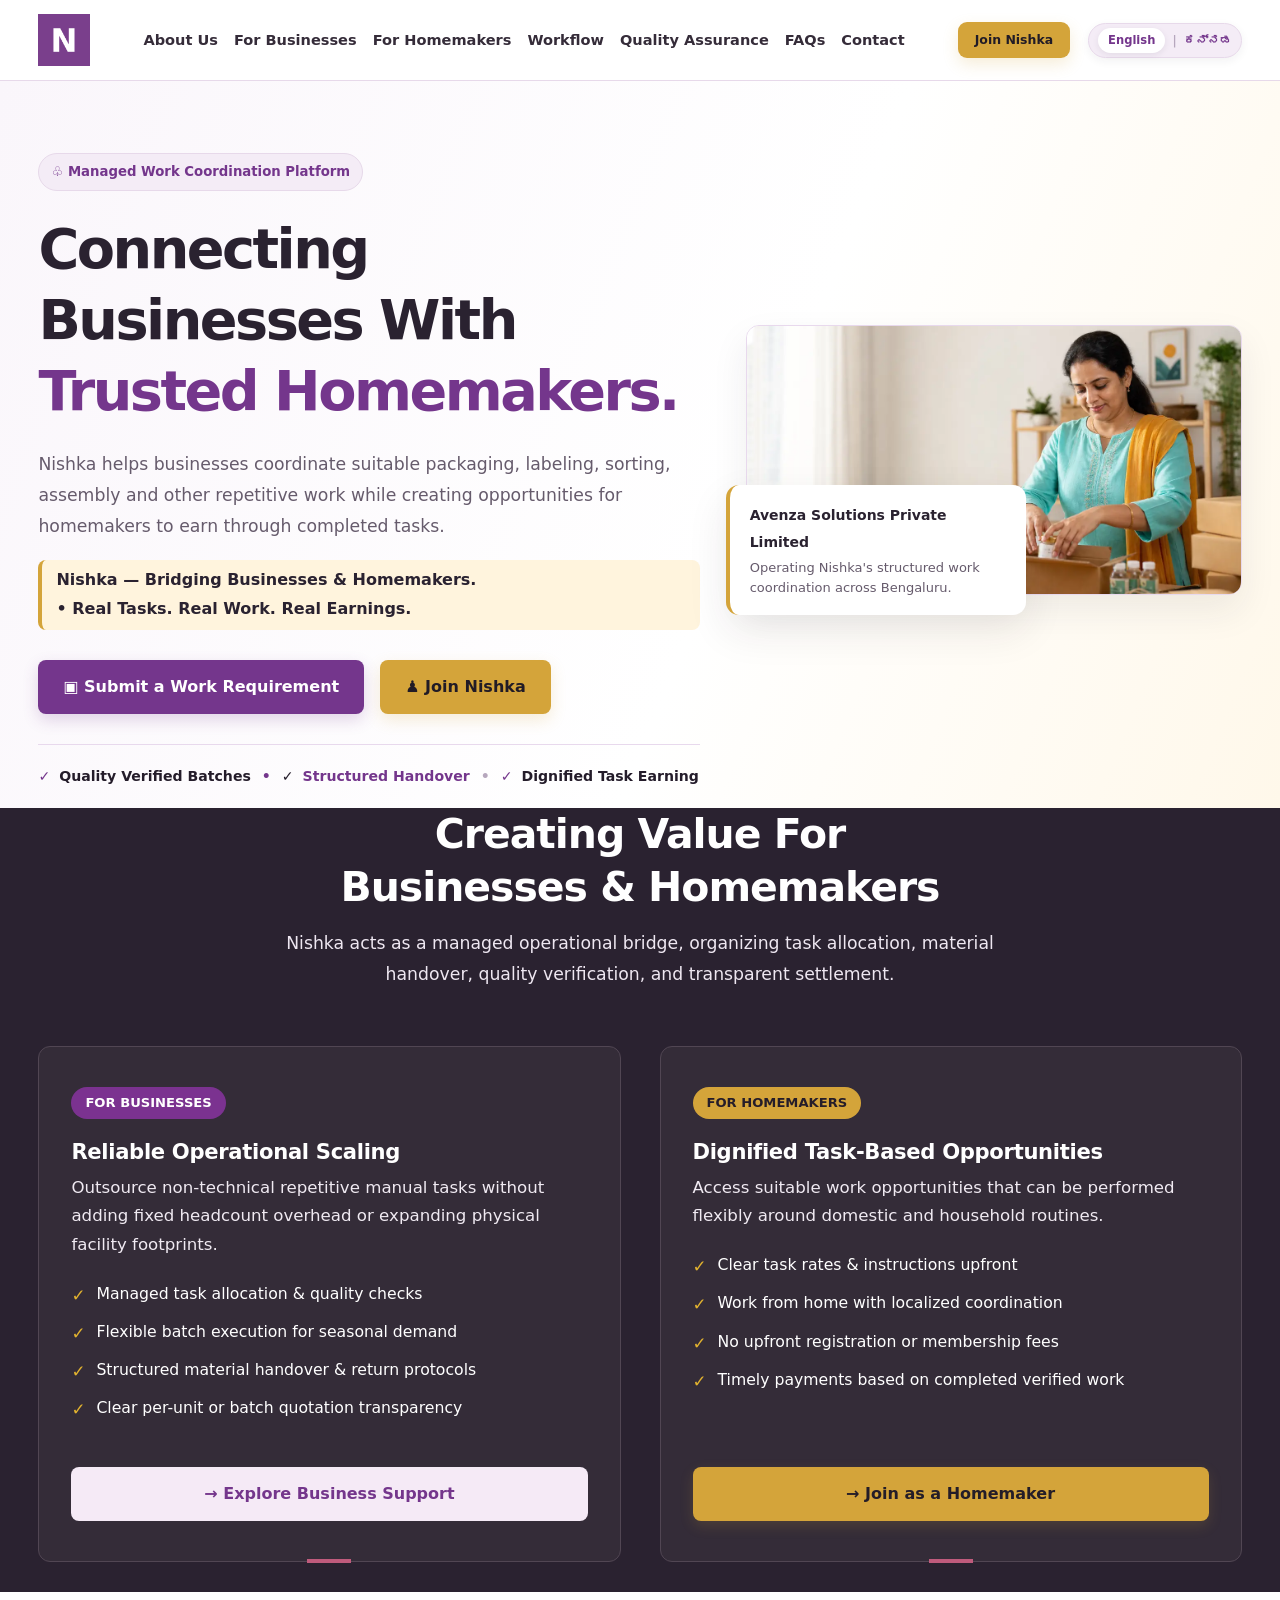
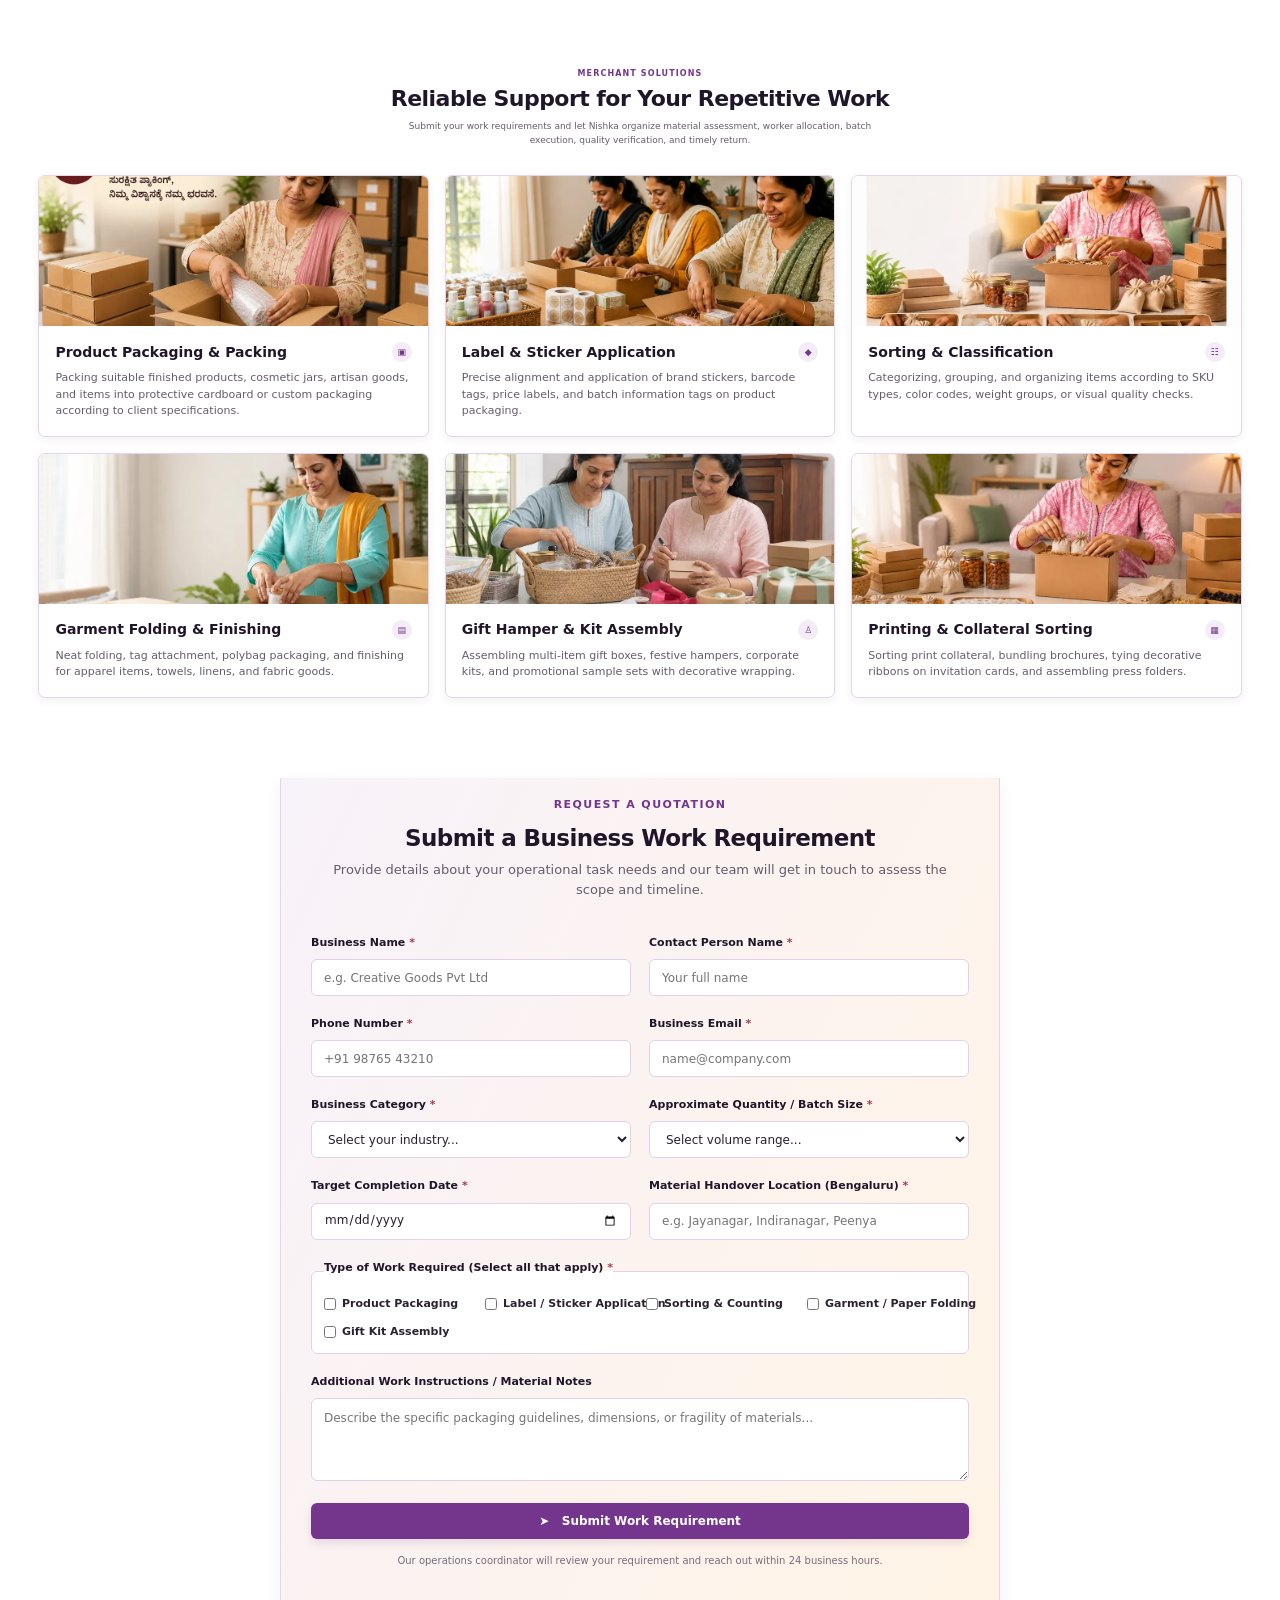
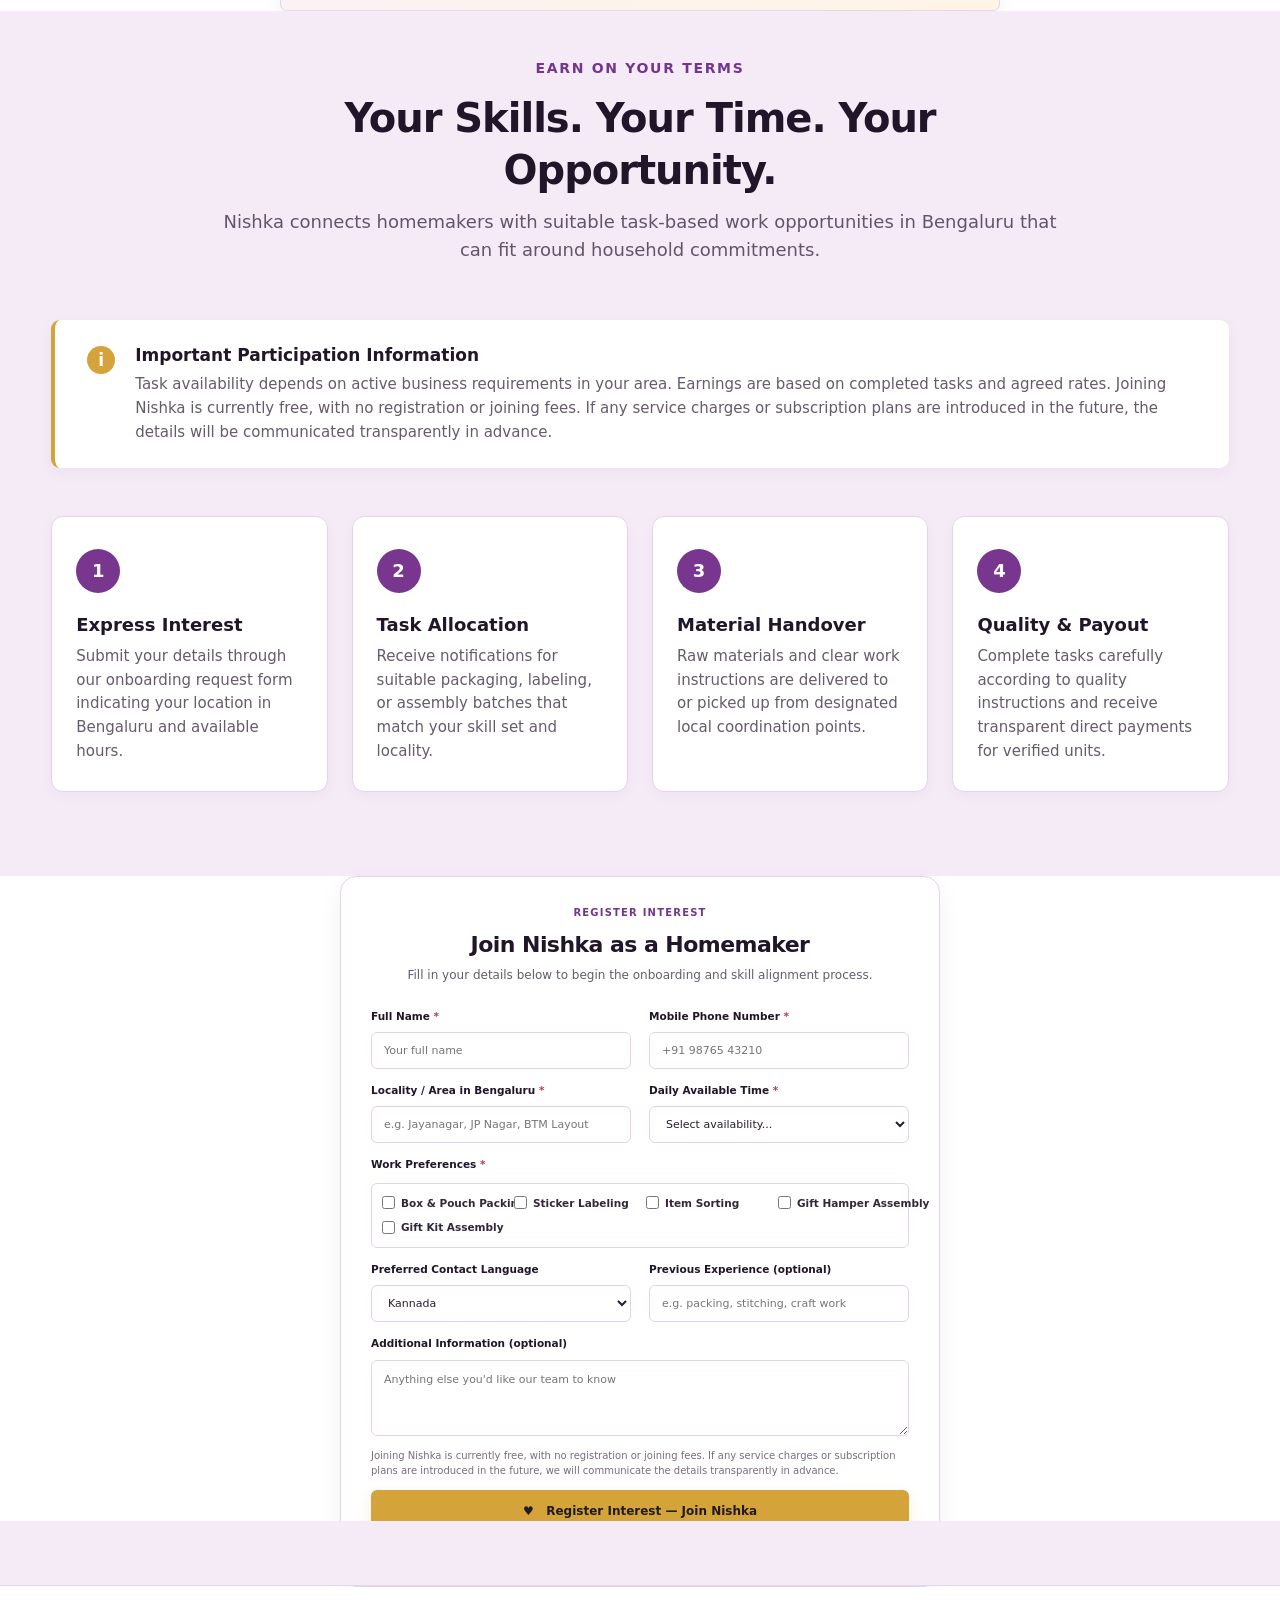
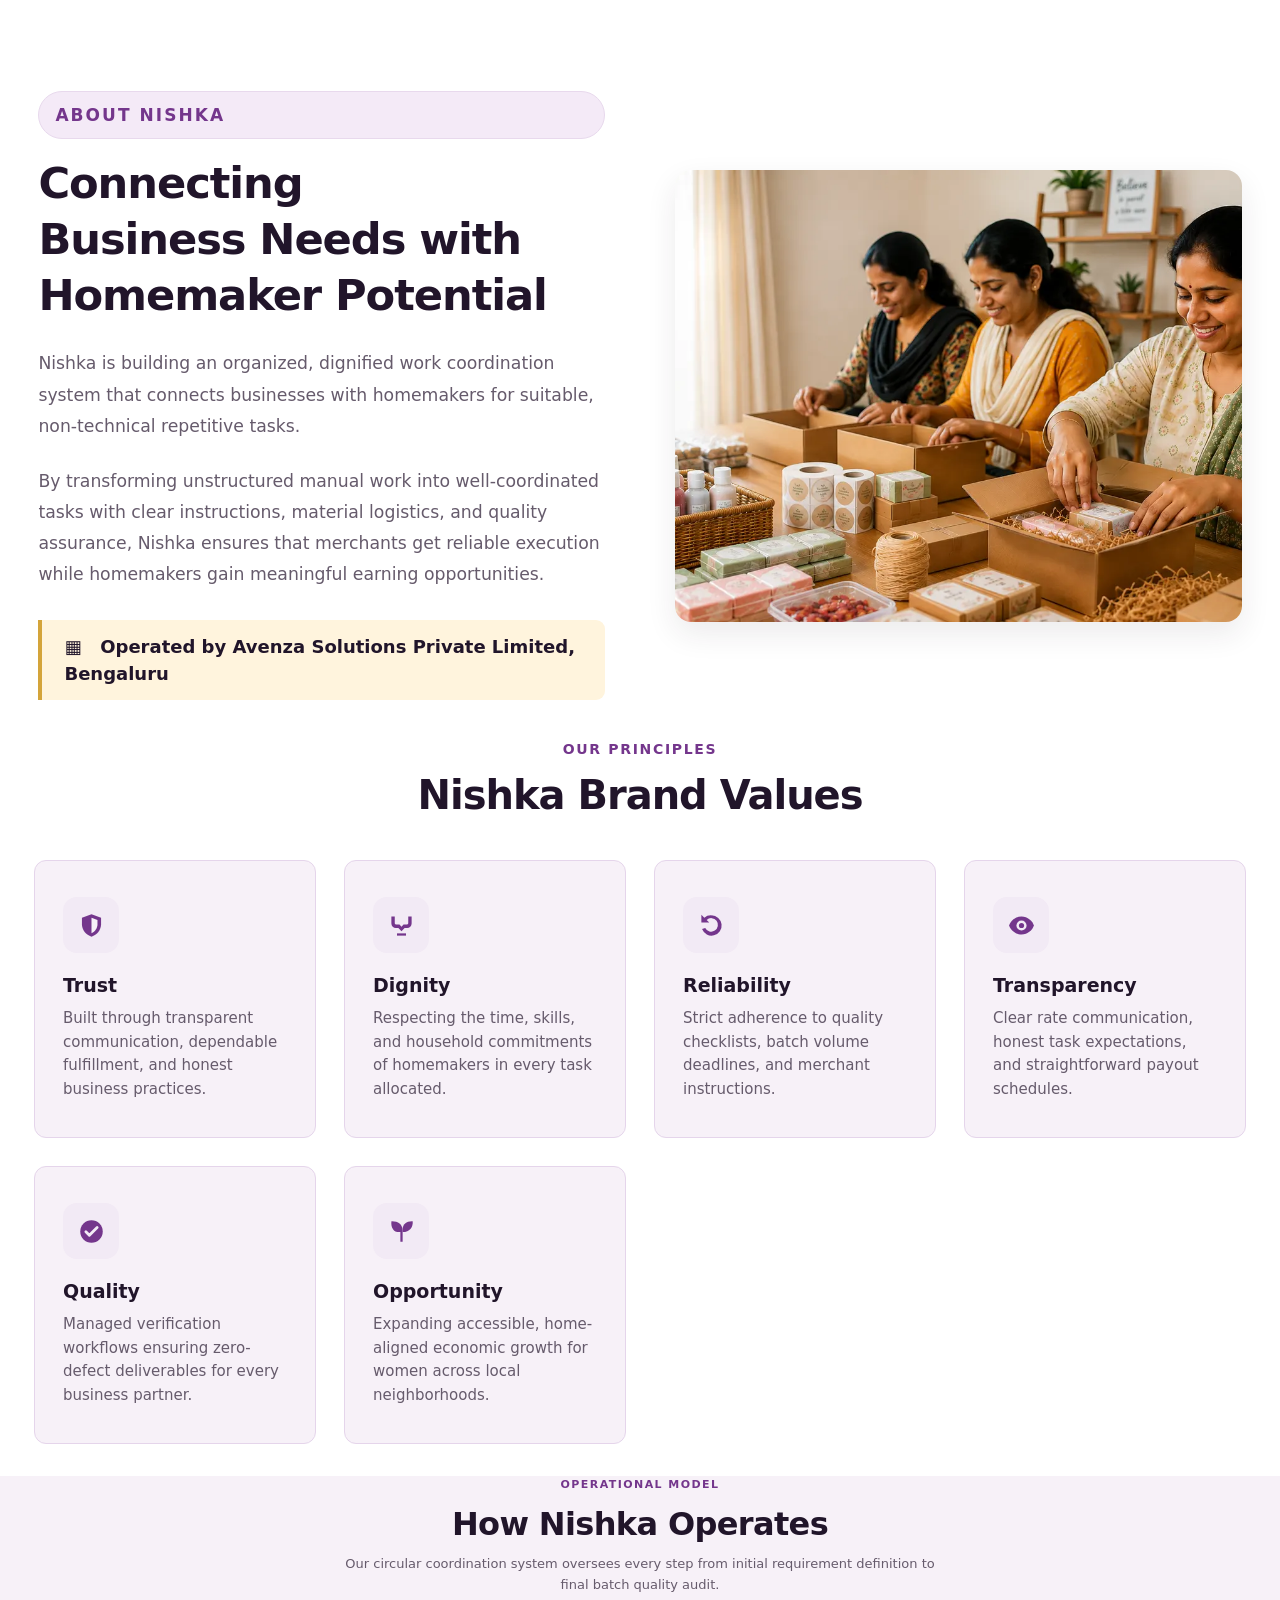
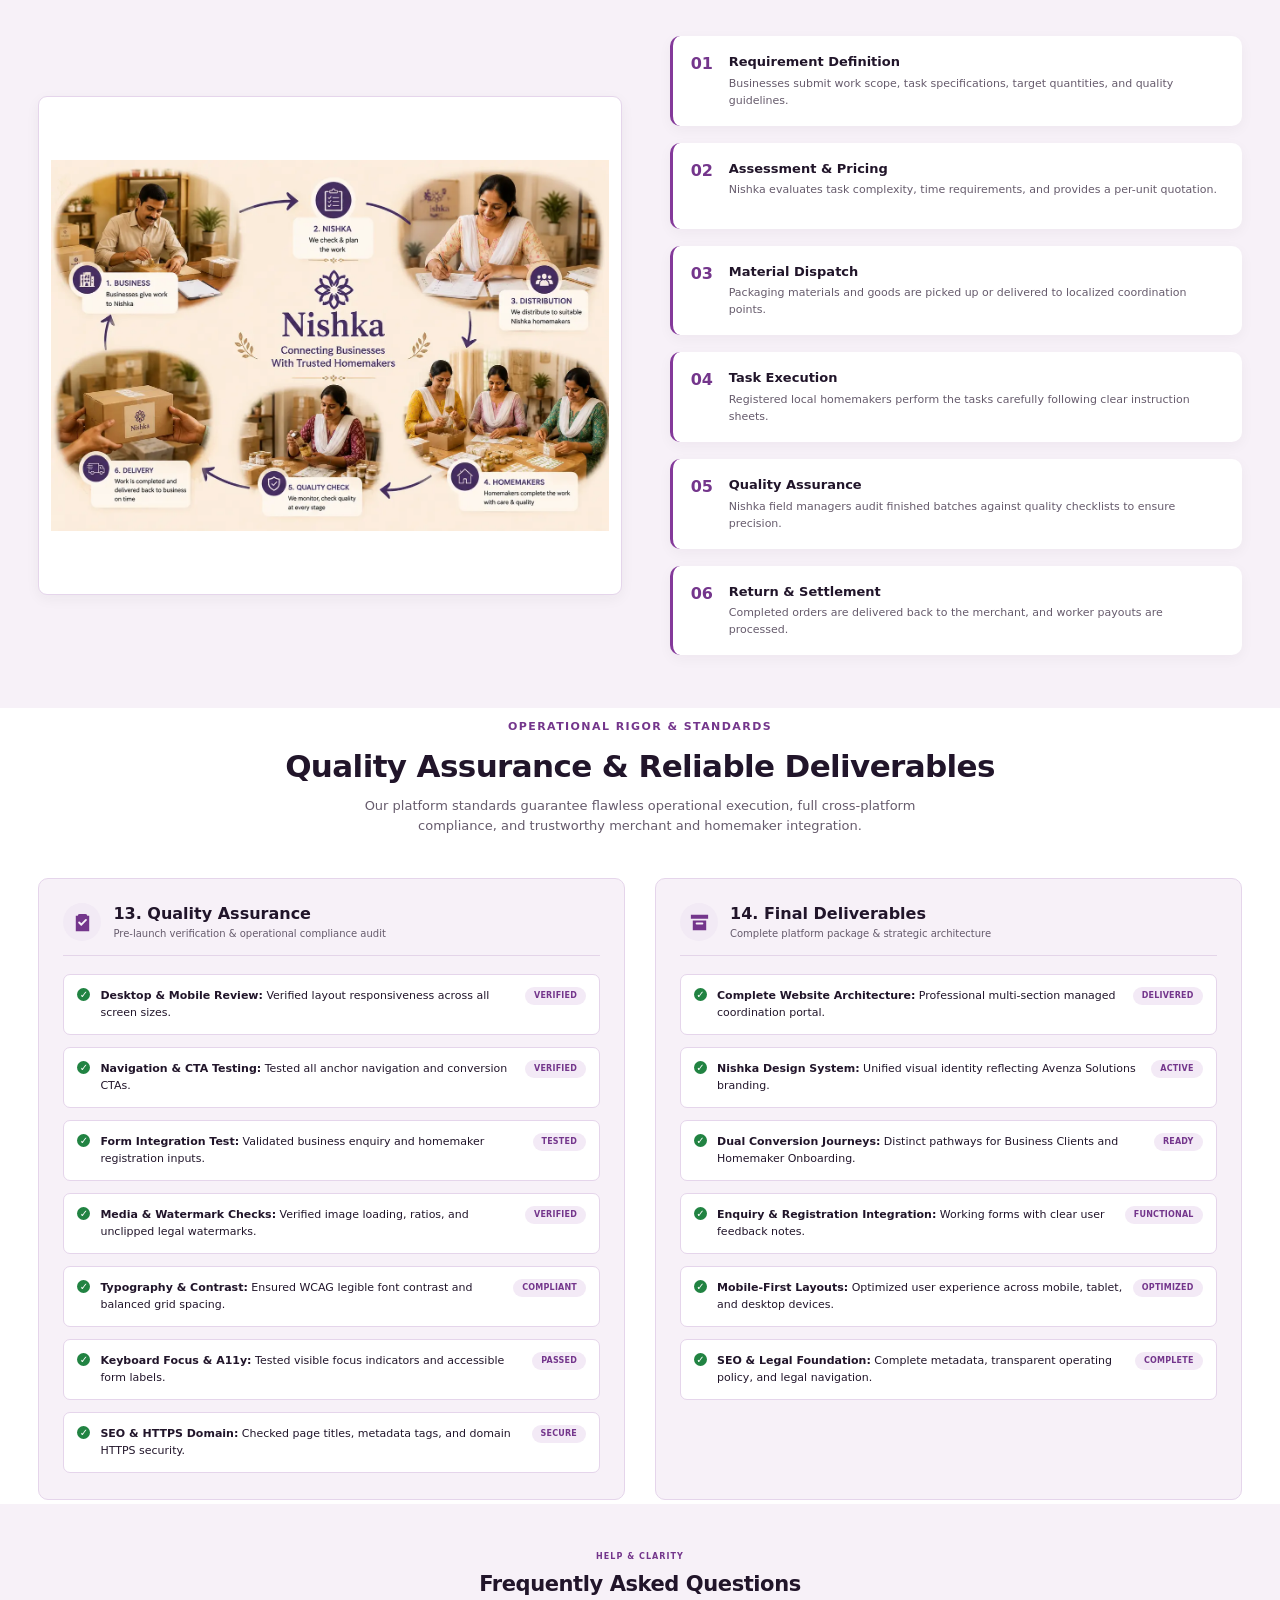
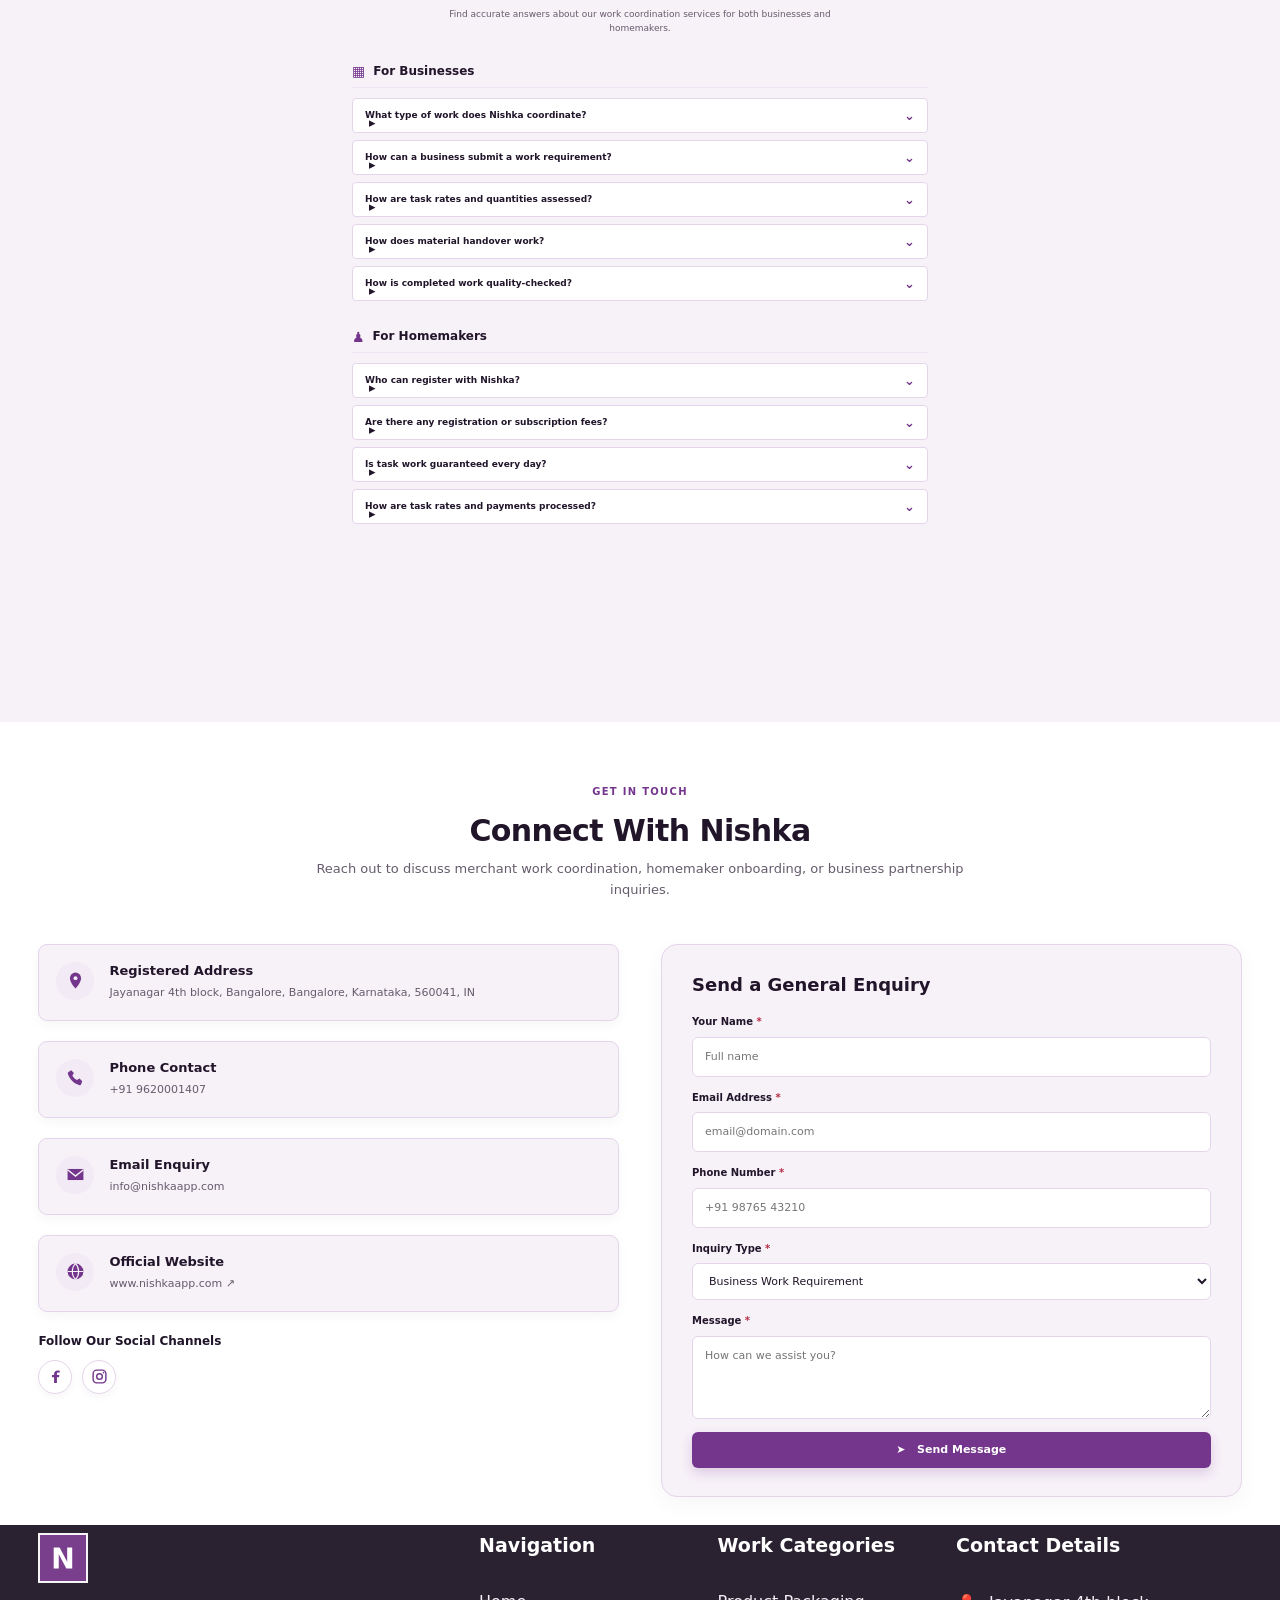
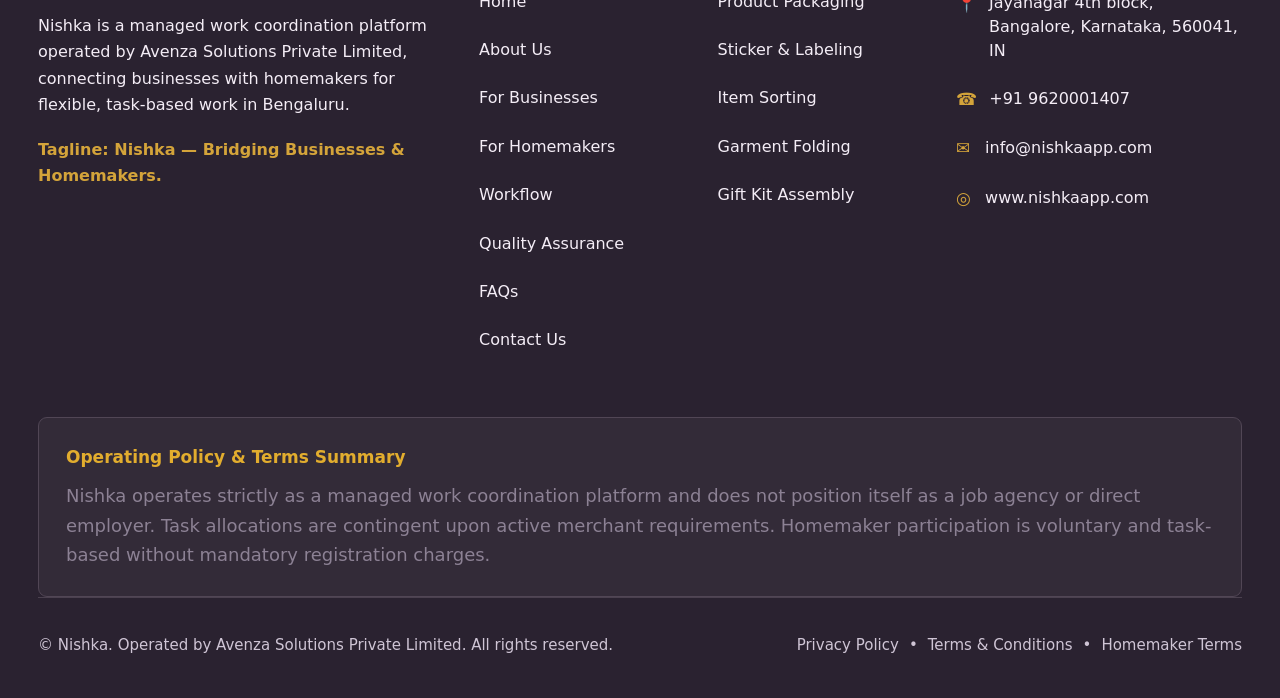
<file: index.html>
<!doctype html>
<html lang="en">
<head>
<meta charset="utf-8"><meta name="viewport" content="width=device-width, initial-scale=1">
<meta name="description" content="Nishka connects Bengaluru businesses with homemakers for coordinated packing, labeling, assembly, sorting and folding work.">
<meta name="theme-color" content="#74368C"><link rel="canonical" href="https://nishkaapp.com/">
<link rel="icon" href="assets/favicon.png" type="image/png"><link rel="apple-touch-icon" href="assets/apple-touch-icon.png">
<meta property="og:type" content="website"><meta property="og:title" content="Nishka — Bridging Businesses & Homemakers"><meta property="og:description" content="Real Tasks. Real Work. Real Earnings."><meta property="og:url" content="https://nishkaapp.com/"><meta property="og:image" content="https://nishkaapp.com/assets/home-hero.webp">
<title>Nishka — Bridging Businesses & Homemakers</title><link rel="stylesheet" href="style.css">
<script type="application/ld+json">{"@context":"https://schema.org","@type":"Organization","name":"Avenza Solutions Private Limited","alternateName":"Nishka","url":"https://nishkaapp.com/","email":"info@nishkaapp.com","telephone":"+919620001407","areaServed":"Bengaluru"}</script>
</head>
<body data-chat="enabled">
<a class="skip-link" href="#main-content">Skip to main content</a>
<header class="site-header"><div class="container nav">
<a class="logo home-reference-logo" href="#home" aria-label="Nishka home"><img src="assets/apple-touch-icon.png" alt="Nishka" width="52" height="52"></a>
<nav class="nav-links" aria-label="Main navigation">
<a href="#about" data-en="About Us" data-kn="ನಮ್ಮ ಬಗ್ಗೆ">About Us</a><a href="#merchant-solutions" data-en="For Businesses" data-kn="ವ್ಯಾಪಾರಿಗಳಿಗೆ">For Businesses</a><a href="#homemakers" data-en="For Homemakers" data-kn="ಗೃಹಿಣಿಯರಿಗೆ">For Homemakers</a><a href="#workflow" data-en="Workflow" data-kn="ಕಾರ್ಯವಿಧಾನ">Workflow</a><a href="#quality" data-en="Quality Assurance" data-kn="ಗುಣಮಟ್ಟದ ಭರವಸೆ">Quality Assurance</a><a href="#faq" data-en="FAQs" data-kn="ಪ್ರಶ್ನೋತ್ತರ">FAQs</a><a href="#contact" data-en="Contact" data-kn="ಸಂಪರ್ಕಿಸಿ">Contact</a>
</nav>
<div class="nav-actions"><a class="btn btn-gold" href="#join" data-en="Join Nishka" data-kn="ನಿಷ್ಕಾಗೆ ಸೇರಿ">Join Nishka</a></div>
<div class="language-toggle"><button id="langToggle" class="lang-switch" type="button" aria-label="Switch language"><span class="lang-active">English</span><span class="lang-divider">|</span><span>ಕನ್ನಡ</span></button></div>
<button class="menu-btn" aria-label="Open menu" aria-expanded="false">☰</button>
</div></header>
<main id="main-content">
<section class="hero" id="home"><div class="container hero-grid">
<div class="hero-copy">
<span class="eyebrow" data-en="♧ Managed Work Coordination Platform" data-kn="♧ ನಿರ್ವಹಿತ ಕೆಲಸದ ಸಮನ್ವಯ ವೇದಿಕೆ">♧ Managed Work Coordination Platform</span>
<h1><span data-en="Connecting Businesses With" data-kn="ವ್ಯಾಪಾರಗಳನ್ನು ಸಂಪರ್ಕಿಸುತ್ತೇವೆ">Connecting Businesses With</span> <em data-en="Trusted Homemakers." data-kn="ವಿಶ್ವಾಸಾರ್ಹ ಗೃಹಿಣಿಯರೊಂದಿಗೆ.">Trusted Homemakers.</em></h1>
<p class="lead" data-en="Nishka helps businesses coordinate suitable packaging, labeling, sorting, assembly and other repetitive work while creating opportunities for homemakers to earn through completed tasks." data-kn="ನಿಷ್ಕಾ ಪ್ಯಾಕಿಂಗ್, ಲೇಬಲಿಂಗ್, ವಿಂಗಡಣೆ, ಜೋಡಣೆ ಮತ್ತು ಇತರ ಪುನರಾವರ್ತಿತ ಕೆಲಸಗಳನ್ನು ಸಮನ್ವಯಗೊಳಿಸಲು ವ್ಯಾಪಾರಗಳಿಗೆ ಸಹಾಯ ಮಾಡುತ್ತದೆ. ಪೂರ್ಣಗೊಳಿಸಿದ ಕೆಲಸಗಳ ಮೂಲಕ ಗೃಹಿಣಿಯರಿಗೆ ಆದಾಯ ಗಳಿಸುವ ಅವಕಾಶಗಳನ್ನು ಸೃಷ್ಟಿಸುತ್ತದೆ.">Nishka helps businesses coordinate suitable packaging, labeling, sorting, assembly and other repetitive work while creating opportunities for homemakers to earn through completed tasks.</p>
<div class="tagline"><strong data-en="Nishka — Bridging Businesses & Homemakers." data-kn="ನಿಷ್ಕಾ — ವ್ಯಾಪಾರಿಗಳು ಮತ್ತು ಗೃಹಿಣಿಯರನ್ನು ಸಂಪರ್ಕಿಸುವ ಸೇತುವೆ.">Nishka — Bridging Businesses & Homemakers.</strong><span data-en=" • Real Tasks. Real Work. Real Earnings." data-kn=" • ನೈಜ ಕೆಲಸಗಳು. ನೈಜ ಕೆಲಸದ ಅವಕಾಶಗಳು. ನೈಜ ಆದಾಯ."> • Real Tasks. Real Work. Real Earnings.</span></div>
<div class="hero-actions"><a class="btn btn-primary" href="#partner" data-en="▣ Submit a Work Requirement" data-kn="▣ ಕೆಲಸದ ಅವಶ್ಯಕತೆ ಸಲ್ಲಿಸಿ">▣ Submit a Work Requirement</a><a class="btn btn-gold" href="#join" data-en="♟ Join Nishka" data-kn="♟ ನಿಷ್ಕಾಗೆ ಸೇರಿ">♟ Join Nishka</a></div>
<div class="hero-proof"><span>✓</span><span data-en="Quality Verified Batches" data-kn="ಗುಣಮಟ್ಟ ಪರಿಶೀಲಿಸಿದ ಬ್ಯಾಚ್‌ಗಳು">Quality Verified Batches</span><span class="proof-separator">•</span><span>✓</span><span data-en="Structured Handover" data-kn="ಸಂಘಟಿತ ಹಸ್ತಾಂತರ">Structured Handover</span><span class="proof-separator">•</span><span>✓</span><span data-en="Dignified Task Earning" data-kn="ಗೌರವಯುತ ಕೆಲಸದ ಆದಾಯ">Dignified Task Earning</span></div>
</div>
<div class="hero-media"><img class="hero-photo" src="assets/home-hero.webp" alt="Homemakers preparing and packing products together" width="1200" height="800" fetchpriority="high">
<div class="floating-card"><div class="floating-mark">N</div><div><strong>Avenza Solutions Private Limited</strong><p data-en="Operating Nishka's structured work coordination across Bengaluru." data-kn="ಬೆಂಗಳೂರಿನಾದ್ಯಂತ ನಿಷ್ಕಾದ ಸಂಘಟಿತ ಕೆಲಸದ ಸಮನ್ವಯವನ್ನು ನಿರ್ವಹಿಸುತ್ತದೆ.">Operating Nishka's structured work coordination across Bengaluru.</p></div></div>
</div>
</div><div class="trust-strip"><div class="container trust-list"><div><b>✓</b><span data-en="Clear task requirements" data-kn="ಸ್ಪಷ್ಟ ಕೆಲಸದ ವಿವರಗಳು">Clear task requirements</span></div><div><b>✓</b><span data-en="Managed coordination" data-kn="ನಿರ್ವಹಿತ ಸಮನ್ವಯ">Managed coordination</span></div><div><b>✓</b><span data-en="Quality checks" data-kn="ಗುಣಮಟ್ಟ ಪರಿಶೀಲನೆ">Quality checks</span></div><div><b>✓</b><span data-en="No joining fee" data-kn="ಸೇರ್ಪಡೆ ಶುಲ್ಕವಿಲ್ಲ">No joining fee</span></div></div></div></section>

<section class="section value-section"><div class="container"><div class="section-head center"><span class="kicker" data-en="Structured work coordination" data-kn="ಸಂಘಟಿತ ಕೆಲಸದ ಸಮನ್ವಯ">Structured work coordination</span><h2 data-en="Creating Value For Businesses & Homemakers" data-kn="ವ್ಯಾಪಾರಿಗಳು ಮತ್ತು ಗೃಹಿಣಿಯರಿಗೆ ಮೌಲ್ಯ ಸೃಷ್ಟಿ">Creating Value For Businesses & Homemakers</h2><p class="lead" data-en="Nishka acts as a managed operational bridge, organizing task allocation, material handover, quality verification, and transparent settlement." data-kn="ಕೆಲಸದ ಹಂಚಿಕೆ, ಸಾಮಗ್ರಿ ಹಸ್ತಾಂತರ, ಗುಣಮಟ್ಟ ಪರಿಶೀಲನೆ ಮತ್ತು ಪಾರದರ್ಶಕ ಪಾವತಿಯನ್ನು ನಿಷ್ಕಾ ಸಮನ್ವಯಗೊಳಿಸುತ್ತದೆ.">Nishka acts as a managed operational bridge, organizing task allocation, material handover, quality verification, and transparent settlement.</p></div>
<div class="opportunity-grid"><article class="opportunity-card"><span class="audience-pill" data-en="FOR BUSINESSES" data-kn="ವ್ಯಾಪಾರಿಗಳಿಗೆ">FOR BUSINESSES</span><h3 data-en="Reliable Operational Scaling" data-kn="ವಿಶ್ವಾಸಾರ್ಹ ಕಾರ್ಯಾಚರಣೆಯ ವಿಸ್ತರಣೆ">Reliable Operational Scaling</h3><p data-en="Outsource non-technical repetitive manual tasks without adding fixed headcount overhead or expanding physical facility footprints." data-kn="ಸ್ಥಿರ ಸಿಬ್ಬಂದಿ ವೆಚ್ಚ ಅಥವಾ ಹೆಚ್ಚುವರಿ ಸ್ಥಳವಿಲ್ಲದೆ ಪುನರಾವರ್ತಿತ ಕೈಕೆಲಸವನ್ನು ಹೊರಗುತ್ತಿಗೆ ನೀಡಿ.">Outsource non-technical repetitive manual tasks without adding fixed headcount overhead or expanding physical facility footprints.</p><ul class="value-list"><li>Managed task allocation & quality checks</li><li>Flexible batch execution for seasonal demand</li><li>Structured material handover & return protocols</li><li>Clear per-unit or batch quotation transparency</li></ul><a class="value-card-link" href="#merchant-solutions">→ Explore Business Support</a></article><article class="opportunity-card"><span class="audience-pill gold-pill" data-en="FOR HOMEMAKERS" data-kn="ಗೃಹಿಣಿಯರಿಗೆ">FOR HOMEMAKERS</span><h3 data-en="Dignified Task-Based Opportunities" data-kn="ಗೌರವಯುತ ಕೆಲಸ ಆಧಾರಿತ ಅವಕಾಶಗಳು">Dignified Task-Based Opportunities</h3><p data-en="Access suitable work opportunities that can be performed flexibly around domestic and household routines." data-kn="ಮನೆಯ ದಿನಚರಿಯ ಸುತ್ತ ಹೊಂದಿಕೊಳ್ಳುವ ಸೂಕ್ತ ಕೆಲಸದ ಅವಕಾಶಗಳನ್ನು ಪಡೆಯಿರಿ.">Access suitable work opportunities that can be performed flexibly around domestic and household routines.</p><ul class="value-list"><li>Clear task rates & instructions upfront</li><li>Work from home with localized coordination</li><li>No upfront registration or membership fees</li><li>Timely payments based on completed verified work</li></ul><a class="value-card-link gold-link" href="#join">→ Join as a Homemaker</a></article></div></div></section>
<section class="section merchant-solutions" id="merchant-solutions"><div class="container"><div class="section-head center"><span class="kicker">Merchant solutions</span><h2>Reliable Support for Your Repetitive Work</h2><p>Submit your work requirements and let Nishka organize material assessment, worker allocation, batch execution, quality verification, and timely return.</p></div><div class="service-grid">
<article class="service-card"><img src="assets/packing.webp" alt="Product packaging and packing"><div><h3>Product Packaging &amp; Packing <span class="service-icon">▣</span></h3><p>Packing suitable finished products, cosmetic jars, artisan goods, and items into protective cardboard or custom packaging according to client specifications.</p></div></article>
<article class="service-card"><img src="assets/labeling.webp" alt="Label and sticker application"><div><h3>Label &amp; Sticker Application <span class="service-icon">◆</span></h3><p>Precise alignment and application of brand stickers, barcode tags, price labels, and batch information tags on product packaging.</p></div></article>
<article class="service-card"><img src="assets/sorting.webp" alt="Sorting and classification"><div><h3>Sorting &amp; Classification <span class="service-icon">☷</span></h3><p>Categorizing, grouping, and organizing items according to SKU types, color codes, weight groups, or visual quality checks.</p></div></article>
<article class="service-card"><img src="assets/folding.webp" alt="Garment folding and finishing"><div><h3>Garment Folding &amp; Finishing <span class="service-icon">▤</span></h3><p>Neat folding, tag attachment, polybag packaging, and finishing for apparel items, towels, linens, and fabric goods.</p></div></article>
<article class="service-card"><img src="assets/gift-hampers.webp" alt="Gift hamper and kit assembly"><div><h3>Gift Hamper &amp; Kit Assembly <span class="service-icon">♙</span></h3><p>Assembling multi-item gift boxes, festive hampers, corporate kits, and promotional sample sets with decorative wrapping.</p></div></article>
<article class="service-card"><img src="assets/kit-assembly.webp" alt="Printing and collateral sorting"><div><h3>Printing &amp; Collateral Sorting <span class="service-icon">▦</span></h3><p>Sorting print collateral, bundling brochures, tying decorative ribbons on invitation cards, and assembling press folders.</p></div></article>
</div></div></section>
<section class="business-quote-section" id="partner"><div class="business-quote-card"><div class="business-quote-heading"><span class="kicker">Request a quotation</span><h2>Submit a Business Work Requirement</h2><p>Provide details about your operational task needs and our team will get in touch to assess the scope and timeline.</p></div><form class="business-quote-form" data-form="business"><div class="form-grid">
<div class="field"><label for="business_name">Business Name <b>*</b></label><input id="business_name" name="business_name" placeholder="e.g. Creative Goods Pvt Ltd" autocomplete="organization" required></div>
<div class="field"><label for="contact_person">Contact Person Name <b>*</b></label><input id="contact_person" name="contact_person" placeholder="Your full name" autocomplete="name" required></div>
<div class="field"><label for="mobile">Phone Number <b>*</b></label><input id="mobile" name="mobile" type="tel" placeholder="+91 98765 43210" autocomplete="tel" required></div>
<div class="field"><label for="email">Business Email <b>*</b></label><input id="email" name="email" type="email" placeholder="name@company.com" autocomplete="email" required></div>
<div class="field"><label for="business_type">Business Category <b>*</b></label><select id="business_type" name="business_type" required><option value="">Select your industry...</option><option>Garments & Textiles</option><option>Printing Press</option><option>Product Packaging</option><option>Gifting & Hampers</option><option>Retail & E-commerce</option><option>Other</option></select></div>
<div class="field"><label for="quantity">Approximate Quantity / Batch Size <b>*</b></label><select id="quantity" name="quantity" required><option value="">Select volume range...</option><option>Under 100 units</option><option>100–500 units</option><option>501–1,000 units</option><option>1,001–5,000 units</option><option>More than 5,000 units</option></select></div>
<div class="field"><label for="timeline">Target Completion Date <b>*</b></label><input id="timeline" name="timeline" type="date" required></div>
<div class="field"><label for="location">Material Handover Location (Bengaluru) <b>*</b></label><input id="location" name="location" placeholder="e.g. Jayanagar, Indiranagar, Peenya" required></div>
<fieldset class="field full work-type-field"><legend>Type of Work Required (Select all that apply) <b>*</b></legend><div class="work-type-options"><label><input type="checkbox" name="work_types" value="Product Packaging"> Product Packaging</label><label><input type="checkbox" name="work_types" value="Label / Sticker Application"> Label / Sticker Application</label><label><input type="checkbox" name="work_types" value="Sorting & Counting"> Sorting &amp; Counting</label><label><input type="checkbox" name="work_types" value="Garment / Paper Folding"> Garment / Paper Folding</label><label><input type="checkbox" name="work_types" value="Gift Kit Assembly"> Gift Kit Assembly</label></div></fieldset>
<div class="field full"><label for="requirements">Additional Work Instructions / Material Notes</label><textarea id="requirements" name="requirements" rows="3" placeholder="Describe the specific packaging guidelines, dimensions, or fragility of materials..."></textarea></div>
</div><button class="btn btn-primary" type="submit">➤ &nbsp; Submit Work Requirement</button><p class="form-note">Our operations coordinator will review your requirement and reach out within 24 business hours.</p><div class="form-status" role="status" aria-live="polite"></div></form></div></section>
<section class="homemaker-opportunity" id="homemakers">
  <div class="homemaker-opportunity-inner">
    <header class="homemaker-opportunity-heading">
      <span class="homemaker-kicker" data-en="EARN ON YOUR TERMS" data-kn="ನಿಮ್ಮ ಅನುಕೂಲಕ್ಕೆ ತಕ್ಕಂತೆ ಗಳಿಸಿ">EARN ON YOUR TERMS</span>
      <h1 data-en="Your Skills. Your Time. Your Opportunity." data-kn="ನಿಮ್ಮ ಕೌಶಲ್ಯ. ನಿಮ್ಮ ಸಮಯ. ನಿಮ್ಮ ಅವಕಾಶ.">Your Skills. Your Time. Your Opportunity.</h1>
      <p data-en="Nishka connects homemakers with suitable task-based work opportunities in Bengaluru that can fit around household commitments." data-kn="ಮನೆಯ ಜವಾಬ್ದಾರಿಗಳೊಂದಿಗೆ ಹೊಂದಿಕೊಳ್ಳುವ ಬೆಂಗಳೂರಿನ ಸೂಕ್ತ ಕೆಲಸದ ಅವಕಾಶಗಳೊಂದಿಗೆ ನಿಷ್ಕಾ ಗೃಹಿಣಿಯರನ್ನು ಸಂಪರ್ಕಿಸುತ್ತದೆ.">Nishka connects homemakers with suitable task-based work opportunities in Bengaluru that can fit around household commitments.</p>
    </header>
    <aside class="homemaker-important"><span class="homemaker-info-icon" aria-hidden="true">i</span><div><strong data-en="Important Participation Information" data-kn="ಭಾಗವಹಿಸುವಿಕೆಯ ಪ್ರಮುಖ ಮಾಹಿತಿ">Important Participation Information</strong><p data-en="Task availability depends on active business requirements in your area. Earnings are based on completed tasks and agreed rates. Joining Nishka is currently free, with no registration or joining fees. If any service charges or subscription plans are introduced in the future, the details will be communicated transparently in advance." data-kn="ನಿಮ್ಮ ಪ್ರದೇಶದಲ್ಲಿನ ಸಕ್ರಿಯ ವ್ಯಾಪಾರ ಅವಶ್ಯಕತೆಗಳ ಮೇಲೆ ಕೆಲಸದ ಲಭ್ಯತೆ ಅವಲಂಬಿತವಾಗಿದೆ. ಒಪ್ಪಿಕೊಂಡ ದರಗಳ ಪ್ರಕಾರ ಪೂರ್ಣಗೊಳಿಸಿದ ಕೆಲಸಗಳಿಗೆ ಆದಾಯ ದೊರೆಯುತ್ತದೆ. ಪ್ರಸ್ತುತ ನಿಷ್ಕಾಗೆ ಸೇರುವುದು ಸಂಪೂರ್ಣ ಉಚಿತ; ನೋಂದಣಿ ಅಥವಾ ಸೇರ್ಪಡೆ ಶುಲ್ಕವಿಲ್ಲ. ಭವಿಷ್ಯದಲ್ಲಿ ಯಾವುದೇ ಸೇವಾ ಶುಲ್ಕ ಅಥವಾ ಚಂದಾದಾರಿಕೆ ಯೋಜನೆ ಪರಿಚಯಿಸಿದರೆ, ಅದರ ವಿವರಗಳನ್ನು ಮುಂಚಿತವಾಗಿ ಸ್ಪಷ್ಟವಾಗಿ ತಿಳಿಸಲಾಗುತ್ತದೆ.">Task availability depends on active business requirements in your area. Earnings are based on completed tasks and agreed rates. Joining Nishka is currently free, with no registration or joining fees. If any service charges or subscription plans are introduced in the future, the details will be communicated transparently in advance.</p></div></aside>
    <div class="homemaker-process-grid">
      <article class="homemaker-process-card"><span>1</span><h2 data-en="Express Interest" data-kn="ಆಸಕ್ತಿ ತಿಳಿಸಿ">Express Interest</h2><p data-en="Submit your details through our onboarding request form indicating your location in Bengaluru and available hours." data-kn="ಬೆಂಗಳೂರಿನ ನಿಮ್ಮ ಸ್ಥಳ ಮತ್ತು ಲಭ್ಯ ಸಮಯವನ್ನು ತಿಳಿಸಿ ನೋಂದಣಿ ವಿನಂತಿ ಫಾರ್ಮ್ ಮೂಲಕ ವಿವರಗಳನ್ನು ಸಲ್ಲಿಸಿ.">Submit your details through our onboarding request form indicating your location in Bengaluru and available hours.</p></article>
      <article class="homemaker-process-card"><span>2</span><h2 data-en="Task Allocation" data-kn="ಕೆಲಸದ ಹಂಚಿಕೆ">Task Allocation</h2><p data-en="Receive notifications for suitable packaging, labeling, or assembly batches that match your skill set and locality." data-kn="ನಿಮ್ಮ ಕೌಶಲ್ಯ ಮತ್ತು ಸ್ಥಳಕ್ಕೆ ಹೊಂದುವ ಪ್ಯಾಕಿಂಗ್, ಲೇಬಲಿಂಗ್ ಅಥವಾ ಜೋಡಣೆ ಕೆಲಸಗಳ ಮಾಹಿತಿ ಪಡೆಯಿರಿ.">Receive notifications for suitable packaging, labeling, or assembly batches that match your skill set and locality.</p></article>
      <article class="homemaker-process-card"><span>3</span><h2 data-en="Material Handover" data-kn="ಸಾಮಗ್ರಿಗಳ ಹಸ್ತಾಂತರ">Material Handover</h2><p data-en="Raw materials and clear work instructions are delivered to or picked up from designated local coordination points." data-kn="ಕಚ್ಚಾ ಸಾಮಗ್ರಿಗಳು ಮತ್ತು ಸ್ಪಷ್ಟ ಕೆಲಸದ ಸೂಚನೆಗಳನ್ನು ನಿಗದಿತ ಸ್ಥಳೀಯ ಸಮನ್ವಯ ಕೇಂದ್ರಗಳಲ್ಲಿ ನೀಡಲಾಗುತ್ತದೆ ಅಥವಾ ಪಡೆಯಲಾಗುತ್ತದೆ.">Raw materials and clear work instructions are delivered to or picked up from designated local coordination points.</p></article>
      <article class="homemaker-process-card"><span>4</span><h2 data-en="Quality & Payout" data-kn="ಗುಣಮಟ್ಟ ಮತ್ತು ಪಾವತಿ">Quality &amp; Payout</h2><p data-en="Complete tasks carefully according to quality instructions and receive transparent direct payments for verified units." data-kn="ಗುಣಮಟ್ಟದ ಸೂಚನೆಗಳ ಪ್ರಕಾರ ಕೆಲಸ ಪೂರ್ಣಗೊಳಿಸಿ, ಪರಿಶೀಲಿಸಿದ ಘಟಕಗಳಿಗೆ ಸ್ಪಷ್ಟವಾದ ನೇರ ಪಾವತಿ ಪಡೆಯಿರಿ.">Complete tasks carefully according to quality instructions and receive transparent direct payments for verified units.</p></article>
    </div></div></section>
<section class="homemaker-register" id="join">
      <div class="homemaker-register-heading"><span class="kicker" data-en="REGISTER INTEREST" data-kn="ಆಸಕ್ತಿ ನೋಂದಣಿ">REGISTER INTEREST</span><h2 data-en="Join Nishka as a Homemaker" data-kn="ಗೃಹಿಣಿಯಾಗಿ ನಿಷ್ಕಾಗೆ ಸೇರಿ">Join Nishka as a Homemaker</h2><p data-en="Fill in your details below to begin the onboarding and skill alignment process." data-kn="ನೋಂದಣಿ ಮತ್ತು ಕೌಶಲ್ಯ ಹೊಂದಾಣಿಕೆ ಪ್ರಕ್ರಿಯೆ ಪ್ರಾರಂಭಿಸಲು ಕೆಳಗೆ ನಿಮ್ಮ ವಿವರಗಳನ್ನು ಭರ್ತಿ ಮಾಡಿ.">Fill in your details below to begin the onboarding and skill alignment process.</p></div>
      <form class="homemaker-reference-form" data-form="homemaker">
        <div class="homemaker-reference-grid">
          <div class="field"><label for="hm-name">Full Name <b>*</b></label><input id="hm-name" name="name" placeholder="Your full name" autocomplete="name" required></div>
          <div class="field"><label for="hm-mobile">Mobile Phone Number <b>*</b></label><input id="hm-mobile" name="mobile" type="tel" placeholder="+91 98765 43210" autocomplete="tel" required></div>
          <div class="field"><label for="hm-location">Locality / Area in Bengaluru <b>*</b></label><input id="hm-location" name="location" placeholder="e.g. Jayanagar, JP Nagar, BTM Layout" autocomplete="address-level2" required></div>
          <div class="field"><label for="hm-availability">Daily Available Time <b>*</b></label><select id="hm-availability" name="availability" required><option value="">Select availability...</option><option>1–2 hours</option><option>2–3 hours</option><option>3–4 hours</option><option>4+ hours</option><option>Flexible / varies daily</option></select></div>
          <fieldset class="field full homemaker-preferences"><legend>Work Preferences <b>*</b></legend><div class="homemaker-preference-options">
            <label><input type="checkbox" name="work_preferences" value="Box & Pouch Packing"> Box &amp; Pouch Packing</label>
            <label><input type="checkbox" name="work_preferences" value="Sticker Labeling"> Sticker Labeling</label>
            <label><input type="checkbox" name="work_preferences" value="Item Sorting"> Item Sorting</label>
            <label><input type="checkbox" name="work_preferences" value="Gift Hamper Assembly"> Gift Hamper Assembly</label>
            <label><input type="checkbox" name="work_preferences" value="Gift Kit Assembly"> Gift Kit Assembly</label>
          </div></fieldset>
          <div class="field"><label for="hm-language">Preferred Contact Language</label><select id="hm-language" name="preferred_language"><option>Kannada</option><option>English</option><option>Hindi</option><option>Tamil</option><option>Telugu</option></select></div>
          <div class="field"><label for="hm-experience">Previous Experience (optional)</label><input id="hm-experience" name="experience" placeholder="e.g. packing, stitching, craft work"></div>
          <div class="field full"><label for="hm-notes">Additional Information (optional)</label><textarea id="hm-notes" name="additional_information" rows="3" placeholder="Anything else you'd like our team to know"></textarea></div>
        </div>
        <p class="homemaker-form-note">Joining Nishka is currently free, with no registration or joining fees. If any service charges or subscription plans are introduced in the future, we will communicate the details transparently in advance.</p>
        <button class="btn btn-gold homemaker-register-submit" type="submit">♥ &nbsp; Register Interest — Join Nishka</button><div class="form-status" role="status" aria-live="polite"></div>
      </form>
    </section>
<section class="page-hero" id="about"><div class="container page-hero-grid"><div><span class="eyebrow" data-en="About Nishka" data-kn="ನಿಷ್ಕಾ ಬಗ್ಗೆ">About Nishka</span><h1 data-en="Connecting Business Needs with Homemaker Potential" data-kn="ವ್ಯಾಪಾರದ ಅಗತ್ಯ ಮತ್ತು ಗೃಹಿಣಿಯರ ಸಾಮರ್ಥ್ಯವನ್ನು ಸಂಪರ್ಕಿಸುವುದು">Connecting Business Needs with Homemaker Potential</h1><p class="lead" data-en="Nishka is building an organized, dignified work coordination system that connects businesses with homemakers for suitable, non-technical repetitive tasks." data-kn="ಸೂಕ್ತ ತಾಂತ್ರಿಕವಲ್ಲದ ಪುನರಾವರ್ತಿತ ಕೆಲಸಗಳಿಗಾಗಿ ವ್ಯಾಪಾರಗಳನ್ನು ಗೃಹಿಣಿಯರೊಂದಿಗೆ ಸಂಪರ್ಕಿಸುವ ಸಂಘಟಿತ ಮತ್ತು ಗೌರವಯುತ ಕೆಲಸದ ಸಮನ್ವಯ ವ್ಯವಸ್ಥೆಯನ್ನು ನಿಷ್ಕಾ ನಿರ್ಮಿಸುತ್ತಿದೆ.">Nishka is building an organized, dignified work coordination system that connects businesses with homemakers for suitable, non-technical repetitive tasks.</p><p class="lead about-second-paragraph" data-en="By transforming unstructured manual work into well-coordinated tasks with clear instructions, material logistics, and quality assurance, Nishka ensures that merchants get reliable execution while homemakers gain meaningful earning opportunities." data-kn="ಸ್ಪಷ್ಟ ಸೂಚನೆಗಳು, ಸಾಮಗ್ರಿಗಳ ಸಾಗಣೆ ಮತ್ತು ಗುಣಮಟ್ಟದ ಪರಿಶೀಲನೆಯೊಂದಿಗೆ ಅಸಂಘಟಿತ ಕೆಲಸಗಳನ್ನು ಸಮನ್ವಯಗೊಳಿಸುವ ಮೂಲಕ ವ್ಯಾಪಾರಿಗಳಿಗೆ ವಿಶ್ವಾಸಾರ್ಹ ಕಾರ್ಯಗತಗೊಳಿಸುವಿಕೆ ಮತ್ತು ಗೃಹಿಣಿಯರಿಗೆ ಅರ್ಥಪೂರ್ಣ ಆದಾಯದ ಅವಕಾಶಗಳನ್ನು ಒದಗಿಸುತ್ತದೆ.">By transforming unstructured manual work into well-coordinated tasks with clear instructions, material logistics, and quality assurance, Nishka ensures that merchants get reliable execution while homemakers gain meaningful earning opportunities.</p><div class="about-company-note">▦ &nbsp; Operated by Avenza Solutions Private Limited, Bengaluru</div></div><img class="page-hero-image" src="assets/platform-overview.webp" alt="Nishka work coordination" loading="eager"></div></section>
<section class="section about-values-section"><div class="container"><div class="section-head center"><span class="kicker">OUR PRINCIPLES</span><h2>Nishka Brand Values</h2></div><div class="values-grid">
<article class="opportunity-card"><div class="card-icon"><svg viewBox="0 0 24 24" aria-hidden="true"><path d="M12 2 3.5 5.2v5.7c0 5.1 3.6 9.3 8.5 11.1 4.9-1.8 8.5-6 8.5-11.1V5.2L12 2Z" fill="currentColor"/><path d="M12 5.1v13.8c3.2-1.5 5.3-4.5 5.3-8V7.1L12 5.1Z" fill="#f7f1f8"/></svg></div><h3>Trust</h3><p>Built through transparent communication, dependable fulfillment, and honest business practices.</p></article>
<article class="opportunity-card"><div class="card-icon"><svg viewBox="0 0 24 24" aria-hidden="true"><path d="M3 4v6.3a4 4 0 0 0 4 4h2.2L12 17l2.8-2.7H17a4 4 0 0 0 4-4V4h-3v6.1a1 1 0 0 1-1 1h-3.2L12 13l-1.8-1.9H7a1 1 0 0 1-1-1V4H3Z" fill="currentColor"/><path d="M8 19h8v2H8z" fill="currentColor"/></svg></div><h3>Dignity</h3><p>Respecting the time, skills, and household commitments of homemakers in every task allocated.</p></article>
<article class="opportunity-card"><div class="card-icon"><svg viewBox="0 0 24 24" aria-hidden="true"><path d="M12 3a9 9 0 1 1-8.4 12.2l2.8-1A6 6 0 1 0 7.7 7L10 9.3H3V2.5l2.6 2.6A8.9 8.9 0 0 1 12 3Z" fill="currentColor"/><path d="M11 7h2v5l3 2-1.2 1.6-3.8-2.7Z" fill="#f2eaf5"/></svg></div><h3>Reliability</h3><p>Strict adherence to quality checklists, batch volume deadlines, and merchant instructions.</p></article>
<article class="opportunity-card"><div class="card-icon"><svg viewBox="0 0 24 24" aria-hidden="true"><path d="M12 4C6.5 4 2 8.2 1 12c1 3.8 5.5 8 11 8s10-4.2 11-8c-1-3.8-5.5-8-11-8Z" fill="currentColor"/><circle cx="12" cy="12" r="4.5" fill="#f2eaf5"/><circle cx="12" cy="12" r="2.3" fill="currentColor"/></svg></div><h3>Transparency</h3><p>Clear rate communication, honest task expectations, and straightforward payout schedules.</p></article>
<article class="opportunity-card"><div class="card-icon"><svg viewBox="0 0 24 24" aria-hidden="true"><circle cx="12" cy="12" r="10" fill="currentColor"/><path d="m7 12.3 3.1 3.1 6.9-7" fill="none" stroke="#f2eaf5" stroke-width="2.5" stroke-linecap="round" stroke-linejoin="round"/></svg></div><h3>Quality</h3><p>Managed verification workflows ensuring zero-defect deliverables for every business partner.</p></article>
<article class="opportunity-card"><div class="card-icon"><svg viewBox="0 0 24 24" aria-hidden="true"><path d="M11 21v-8.5C5 13 2.5 8.6 3 3c5.7-.2 10 2.7 10 8v10h-2Z" fill="currentColor"/><path d="M13 10C13 5.5 16.6 2.7 22 3c.2 5.6-2.7 9.2-9 9.5V10Z" fill="currentColor"/></svg></div><h3>Opportunity</h3><p>Expanding accessible, home-aligned economic growth for women across local neighborhoods.</p></article>
</div></div></section>
<section class="section section-tint workflow-screenshot-section" id="workflow"><div class="container">
<div class="section-head center"><span class="kicker" data-en="OPERATIONAL MODEL" data-kn="ಕಾರ್ಯಾಚರಣೆಯ ಮಾದರಿ">OPERATIONAL MODEL</span><h2 data-en="How Nishka Operates" data-kn="ನಿಷ್ಕಾ ಹೇಗೆ ಕಾರ್ಯನಿರ್ವಹಿಸುತ್ತದೆ">How Nishka Operates</h2><p>Our circular coordination system oversees every step from initial requirement definition to<br class="workflow-desktop-break"> final batch quality audit.</p></div>
<div class="workflow-screenshot-layout">
<div class="workflow-screenshot-visual"><img src="assets/workflow.webp" alt="Nishka operational workflow from business requirements through coordination, distribution, homemaker task execution, quality checks and delivery" loading="lazy"></div>
<div class="workflow-screenshot-steps">
<article class="workflow-screenshot-step"><span>01</span><div><h3 data-en="Requirement Definition" data-kn="ಅವಶ್ಯಕತೆಗಳ ನಿರ್ಧಾರ">Requirement Definition</h3><p>Businesses submit work scope, task specifications, target quantities, and quality guidelines.</p></div></article>
<article class="workflow-screenshot-step"><span>02</span><div><h3 data-en="Assessment & Pricing" data-kn="ಮೌಲ್ಯಮಾಪನ ಮತ್ತು ದರ ನಿಗದಿ">Assessment & Pricing</h3><p>Nishka evaluates task complexity, time requirements, and provides a per-unit quotation.</p></div></article>
<article class="workflow-screenshot-step"><span>03</span><div><h3 data-en="Material Dispatch" data-kn="ಸಾಮಗ್ರಿಗಳ ರವಾನೆ">Material Dispatch</h3><p>Packaging materials and goods are picked up or delivered to localized coordination points.</p></div></article>
<article class="workflow-screenshot-step"><span>04</span><div><h3 data-en="Task Execution" data-kn="ಕೆಲಸದ ನಿರ್ವಹಣೆ">Task Execution</h3><p>Registered local homemakers perform the tasks carefully following clear instruction sheets.</p></div></article>
<article class="workflow-screenshot-step"><span>05</span><div><h3 data-en="Quality Assurance" data-kn="ಗುಣಮಟ್ಟದ ಭರವಸೆ">Quality Assurance</h3><p>Nishka field managers audit finished batches against quality checklists to ensure precision.</p></div></article>
<article class="workflow-screenshot-step"><span>06</span><div><h3 data-en="Return & Settlement" data-kn="ವಾಪಸಾತಿ ಮತ್ತು ಪಾವತಿ">Return & Settlement</h3><p>Completed orders are delivered back to the merchant, and worker payouts are processed.</p></div></article>
</div></div></div></section>
<section class="section quality-deliverables-section" id="quality"><div class="container">
<div class="section-head center"><span class="kicker" data-en="OPERATIONAL RIGOR & STANDARDS" data-kn="ಕಾರ್ಯಾಚರಣೆಯ ಶಿಸ್ತು ಮತ್ತು ಮಾನದಂಡಗಳು">OPERATIONAL RIGOR & STANDARDS</span><h2 data-en="Quality Assurance & Reliable Deliverables" data-kn="ಗುಣಮಟ್ಟದ ಭರವಸೆ ಮತ್ತು ವಿಶ್ವಾಸಾರ್ಹ ಫಲಿತಾಂಶಗಳು">Quality Assurance & Reliable Deliverables</h2><p>Our platform standards guarantee flawless operational execution, full cross-platform<br class="quality-desktop-break"> compliance, and trustworthy merchant and homemaker integration.</p></div>
<div class="quality-deliverables-grid">
<article class="quality-deliverables-panel">
<header class="quality-panel-heading"><span class="quality-panel-icon"><svg viewBox="0 0 24 24" aria-hidden="true"><path d="M9 3h6a2 2 0 0 1 2 2h2v16H5V5h2a2 2 0 0 1 2-2Z" fill="currentColor"/><path d="m8.5 12 2.3 2.3 4.8-5" fill="none" stroke="#f7f1f8" stroke-width="2" stroke-linecap="round" stroke-linejoin="round"/></svg></span><div><h3 data-en="13. Quality Assurance" data-kn="13. ಗುಣಮಟ್ಟದ ಭರವಸೆ">13. Quality Assurance</h3><p>Pre-launch verification &amp; operational compliance audit</p></div></header>
<div class="quality-deliverable-list">
<div class="quality-deliverable"><span class="quality-ok">✓</span><p><strong>Desktop &amp; Mobile Review:</strong> Verified layout responsiveness across all screen sizes.</p><span class="quality-status">VERIFIED</span></div>
<div class="quality-deliverable"><span class="quality-ok">✓</span><p><strong>Navigation &amp; CTA Testing:</strong> Tested all anchor navigation and conversion CTAs.</p><span class="quality-status">VERIFIED</span></div>
<div class="quality-deliverable"><span class="quality-ok">✓</span><p><strong>Form Integration Test:</strong> Validated business enquiry and homemaker registration inputs.</p><span class="quality-status">TESTED</span></div>
<div class="quality-deliverable"><span class="quality-ok">✓</span><p><strong>Media &amp; Watermark Checks:</strong> Verified image loading, ratios, and unclipped legal watermarks.</p><span class="quality-status">VERIFIED</span></div>
<div class="quality-deliverable"><span class="quality-ok">✓</span><p><strong>Typography &amp; Contrast:</strong> Ensured WCAG legible font contrast and balanced grid spacing.</p><span class="quality-status">COMPLIANT</span></div>
<div class="quality-deliverable"><span class="quality-ok">✓</span><p><strong>Keyboard Focus &amp; A11y:</strong> Tested visible focus indicators and accessible form labels.</p><span class="quality-status">PASSED</span></div>
<div class="quality-deliverable"><span class="quality-ok">✓</span><p><strong>SEO &amp; HTTPS Domain:</strong> Checked page titles, metadata tags, and domain HTTPS security.</p><span class="quality-status">SECURE</span></div>
</div></article>
<article class="quality-deliverables-panel">
<header class="quality-panel-heading"><span class="quality-panel-icon"><svg viewBox="0 0 24 24" aria-hidden="true"><path d="M3 4h18v4H3zM5 10h14v10H5z" fill="currentColor"/><path d="M9 13h6" stroke="#f7f1f8" stroke-width="2" stroke-linecap="round"/></svg></span><div><h3 data-en="14. Final Deliverables" data-kn="14. ಅಂತಿಮವಾಗಿ ಒದಗಿಸಿದವು">14. Final Deliverables</h3><p>Complete platform package &amp; strategic architecture</p></div></header>
<div class="quality-deliverable-list">
<div class="quality-deliverable"><span class="quality-ok">✓</span><p><strong>Complete Website Architecture:</strong> Professional multi-section managed coordination portal.</p><span class="quality-status">DELIVERED</span></div>
<div class="quality-deliverable"><span class="quality-ok">✓</span><p><strong>Nishka Design System:</strong> Unified visual identity reflecting Avenza Solutions branding.</p><span class="quality-status">ACTIVE</span></div>
<div class="quality-deliverable"><span class="quality-ok">✓</span><p><strong>Dual Conversion Journeys:</strong> Distinct pathways for Business Clients and Homemaker Onboarding.</p><span class="quality-status">READY</span></div>
<div class="quality-deliverable"><span class="quality-ok">✓</span><p><strong>Enquiry &amp; Registration Integration:</strong> Working forms with clear user feedback notes.</p><span class="quality-status">FUNCTIONAL</span></div>
<div class="quality-deliverable"><span class="quality-ok">✓</span><p><strong>Mobile-First Layouts:</strong> Optimized user experience across mobile, tablet, and desktop devices.</p><span class="quality-status">OPTIMIZED</span></div>
<div class="quality-deliverable"><span class="quality-ok">✓</span><p><strong>SEO &amp; Legal Foundation:</strong> Complete metadata, transparent operating policy, and legal navigation.</p><span class="quality-status">COMPLETE</span></div>
</div></article></div></div></section>
<section class="faq-reference-section" id="faq"><div class="faq-reference-inner">
<div class="faq-reference-heading"><span class="kicker" data-en="HELP & CLARITY" data-kn="ಸಹಾಯ ಮತ್ತು ಸ್ಪಷ್ಟತೆ">HELP & CLARITY</span><h2 data-en="Frequently Asked Questions" data-kn="ಪದೇ ಪದೇ ಕೇಳಲಾಗುವ ಪ್ರಶ್ನೆಗಳು">Frequently Asked Questions</h2><p>Find accurate answers about our work coordination services for both businesses and<br class="faq-desktop-break"> homemakers.</p></div>
<div class="faq-reference-group"><h3><span aria-hidden="true">▦</span> For Businesses</h3><div class="faq-reference-list">
<details><summary>What type of work does Nishka coordinate?</summary><p>Nishka coordinates suitable repetitive, non-technical tasks such as product packaging, label and sticker application, sorting and counting, garment or paper folding, gift kit assembly, and printed-material sorting, subject to business requirements.</p></details>
<details><summary>How can a business submit a work requirement?</summary><p>Use the “Submit a Work Requirement” form on the For Businesses page. Share your company and contact details, work category, approximate batch quantity, target completion date, handover location, and any special instructions. The Nishka team can then review the scope and contact you.</p></details>
<details><summary>How are task rates and quantities assessed?</summary><p>Rates and batch quantities are assessed based on the type and complexity of the task, estimated time, materials, volume, quality requirements, and agreed timelines. Pricing and per-unit terms are discussed before work is assigned.</p></details>
<details><summary>How does material handover work?</summary><p>Materials are handed over through an agreed coordination point or arrangement in Bengaluru. The handover plan, quantities, instructions, and return process are confirmed with the business before the batch begins.</p></details>
<details><summary>How is completed work quality-checked?</summary><p>Completed batches are checked against the agreed instructions and quality criteria. Any issues are reviewed with the relevant coordinator before the batch is confirmed for return and settlement.</p></details>
</div></div>
<div class="faq-reference-group"><h3><span aria-hidden="true">♟</span> For Homemakers</h3><div class="faq-reference-list">
<details><summary>Who can register with Nishka?</summary><p>Homemakers in Bengaluru who are interested in suitable non-technical, task-based work can submit their details. Opportunities depend on location, availability, task requirements, and onboarding suitability.</p></details>
<details><summary>Are there any registration or subscription fees?</summary><p>Getting started with Nishka is completely free, with no registration or joining fees. Our focus is on helping homemakers access meaningful work opportunities and earn through the tasks they complete. If any service charges or subscription plans are introduced in the future, we will communicate the details transparently in advance.</p></details>
<details><summary>Is task work guaranteed every day?</summary><p>No. Task availability depends on active business requirements, location, batch volume, and suitability. Registering with Nishka does not guarantee daily tasks or a fixed income.</p></details>
<details><summary>How are task rates and payments processed?</summary><p>Task rates and payment terms are shared before a task is accepted. Payments are based on completed work that meets the agreed verification and quality requirements, according to the settlement terms communicated for that task.</p></details>
</div></div>
</div></section>
<section class="section section-tint contact-reference-section" id="contact"><div class="container">
<div class="section-head center"><span class="kicker" data-en="GET IN TOUCH" data-kn="ಸಂಪರ್ಕಿಸಿ">GET IN TOUCH</span><h2 data-en="Connect With Nishka" data-kn="ನಿಷ್ಕಾದೊಂದಿಗೆ ಸಂಪರ್ಕಿಸಿ">Connect With Nishka</h2><p data-en="Reach out to discuss merchant work coordination, homemaker onboarding, or business partnership inquiries." data-kn="ವ್ಯಾಪಾರ ಕೆಲಸದ ಸಮನ್ವಯ, ಗೃಹಿಣಿ ನೋಂದಣಿ ಅಥವಾ ವ್ಯವಹಾರ ಪಾಲುದಾರಿಕೆ ವಿಚಾರಣೆಗಳಿಗಾಗಿ ನಮ್ಮನ್ನು ಸಂಪರ್ಕಿಸಿ.">Reach out to discuss merchant work coordination, homemaker onboarding, or business partnership inquiries.</p></div>
<div class="contact-reference-grid">
<div class="contact-reference-details">
<article class="contact-reference-tile"><span class="contact-reference-icon" aria-hidden="true"><svg viewBox="0 0 24 24"><path d="M12 22s7-7.1 7-13A7 7 0 0 0 5 9c0 5.9 7 13 7 13Z" fill="currentColor"/><circle cx="12" cy="9" r="2.5" fill="#f7f1f8"/></svg></span><div><h3 data-en="Registered Address" data-kn="ನೋಂದಾಯಿತ ವಿಳಾಸ">Registered Address</h3><p>Jayanagar 4th block, Bangalore, Bangalore, Karnataka, 560041, IN</p></div></article>
<article class="contact-reference-tile"><span class="contact-reference-icon" aria-hidden="true"><svg viewBox="0 0 24 24"><path d="M6.6 2.8 10 6.2 8 9.4c1.4 2.5 3.4 4.5 5.9 5.9l3.2-2 3.4 3.4-1.5 4c-.3.8-1.2 1.2-2 1C9.5 19.4 4.6 14.5 2.3 7c-.2-.8.2-1.7 1-2Z" fill="currentColor"/></svg></span><div><h3 data-en="Phone Contact" data-kn="ದೂರವಾಣಿ ಸಂಪರ್ಕ">Phone Contact</h3><p><a href="tel:+919620001407">+91 9620001407</a></p></div></article>
<article class="contact-reference-tile"><span class="contact-reference-icon" aria-hidden="true"><svg viewBox="0 0 24 24"><path d="M2 5h20v14H2z" fill="currentColor"/><path d="m2 6 10 8 10-8" fill="none" stroke="#f7f1f8" stroke-width="1.8"/></svg></span><div><h3 data-en="Email Enquiry" data-kn="ಇಮೇಲ್ ವಿಚಾರಣೆ">Email Enquiry</h3><p><a href="mailto:info@nishkaapp.com">info@nishkaapp.com</a></p></div></article>
<article class="contact-reference-tile"><span class="contact-reference-icon" aria-hidden="true"><svg viewBox="0 0 24 24"><circle cx="12" cy="12" r="10" fill="currentColor"/><path d="M2 12h20M12 2c3 3 4 6.3 4 10s-1 7-4 10c-3-3-4-6.3-4-10s1-7 4-10Z" fill="none" stroke="#f7f1f8" stroke-width="1.5"/></svg></span><div><h3 data-en="Official Website" data-kn="ಅಧಿಕೃತ ವೆಬ್‌ಸೈಟ್">Official Website</h3><p><a href="https://www.nishkaapp.com" target="_blank" rel="noopener">www.nishkaapp.com ↗</a></p></div></article>
<div class="contact-reference-social"><h3 data-en="Follow Our Social Channels" data-kn="ನಮ್ಮ ಸಾಮಾಜಿಕ ಜಾಲತಾಣಗಳನ್ನು ಅನುಸರಿಸಿ">Follow Our Social Channels</h3><div class="contact-reference-social-links"><a href="https://www.facebook.com/joinnishka" target="_blank" rel="noopener noreferrer" aria-label="Nishka on Facebook" title="Facebook"><svg viewBox="0 0 24 24" aria-hidden="true"><path d="M14 21v-8h3l.5-3H14V8c0-.9.4-1.5 1.7-1.5H18V3.8c-.8-.1-1.8-.3-2.9-.3-3 0-5.1 1.8-5.1 5.1V10H7v3h3v8Z" fill="currentColor"/></svg></a><a href="https://www.instagram.com/joinnishka/" target="_blank" rel="noopener noreferrer" aria-label="Nishka on Instagram" title="Instagram"><svg viewBox="0 0 24 24" aria-hidden="true"><rect x="3" y="3" width="18" height="18" rx="5" fill="none" stroke="currentColor" stroke-width="2"/><circle cx="12" cy="12" r="4" fill="none" stroke="currentColor" stroke-width="2"/><circle cx="17.7" cy="6.5" r="1.2" fill="currentColor"/></svg></a></div></div>
</div>
<form class="contact-reference-form" id="general-enquiry-form" data-form="general">
<h3 data-en="Send a General Enquiry" data-kn="ಸಾಮಾನ್ಯ ವಿಚಾರಣೆಯನ್ನು ಕಳುಹಿಸಿ">Send a General Enquiry</h3>
<label for="general-name">Your Name <span>*</span></label><input id="general-name" name="name" type="text" placeholder="Full name" required>
<label for="general-email">Email Address <span>*</span></label><input id="general-email" name="email" type="email" placeholder="email@domain.com" required>
<label for="general-phone">Phone Number <span>*</span></label><input id="general-phone" name="phone" type="tel" placeholder="+91 98765 43210" required>
<label for="general-type">Inquiry Type <span>*</span></label><select id="general-type" name="inquiry_type" required><option>Business Work Requirement</option><option>Homemaker Registration</option><option>Partnership</option><option>Other Enquiry</option></select>
<label for="general-message">Message <span>*</span></label><textarea id="general-message" name="message" placeholder="How can we assist you?" required></textarea>
<button type="submit" class="btn btn-primary contact-reference-submit">➤ &nbsp; Send Message</button>
<p class="contact-reference-form-note form-status" id="general-form-note" aria-live="polite"></p>
</form>
</div></div></section>
</main>
<footer class="site-footer footer-reference"><div class="container footer-grid"><div class="footer-brand-column"><a class="footer-logo-link" href="index.html" aria-label="Nishka home"><img src="assets/apple-touch-icon.png" alt="Nishka logo" onerror="this.style.display='none'"></a><p>Nishka is a managed work coordination platform operated by Avenza Solutions Private Limited, connecting businesses with homemakers for flexible, task-based work in Bengaluru.</p><p class="footer-tagline">Tagline: Nishka — Bridging Businesses &amp; Homemakers.</p></div><div class="footer-navigation-column"><h3 data-en="Navigation" data-kn="ನ್ಯಾವಿಗೇಶನ್">Navigation</h3><a href="#home">Home</a><a href="#about">About Us</a><a href="#merchant-solutions">For Businesses</a><a href="#homemakers">For Homemakers</a><a href="#workflow">Workflow</a><a href="#quality">Quality Assurance</a><a href="#faq">FAQs</a><a href="#contact">Contact Us</a></div><div class="footer-categories-column"><h3 data-en="Work Categories" data-kn="ಕೆಲಸದ ವಿಭಾಗಗಳು">Work Categories</h3><span>Product Packaging</span><span>Sticker &amp; Labeling</span><span>Item Sorting</span><span>Garment Folding</span><span>Gift Kit Assembly</span></div><div class="footer-contact-column"><h3 data-en="Contact Details" data-kn="ಸಂಪರ್ಕ ವಿವರಗಳು">Contact Details</h3><span class="footer-contact-line"><b>📍</b> Jayanagar 4th block, Bangalore, Karnataka, 560041, IN</span><a class="footer-contact-line" href="tel:+919620001407"><b>☎</b> +91 9620001407</a><a class="footer-contact-line" href="mailto:info@nishkaapp.com"><b>✉</b> info@nishkaapp.com</a><a class="footer-contact-line" href="https://www.nishkaapp.com" target="_blank" rel="noopener"><b>◎</b> www.nishkaapp.com</a></div></div><div class="container footer-policy"><h3 data-en="Operating Policy & Terms Summary" data-kn="ಕಾರ್ಯಾಚರಣಾ ನೀತಿ ಮತ್ತು ನಿಯಮಗಳ ಸಾರಾಂಶ">Operating Policy & Terms Summary</h3><p>Nishka operates strictly as a managed work coordination platform and does not position itself as a job agency or direct employer. Task allocations are contingent upon active merchant requirements. Homemaker participation is voluntary and task-based without mandatory registration charges.</p></div><div class="container footer-bottom"><span>© Nishka. Operated by Avenza Solutions Private Limited. All rights reserved.</span><div><a href="about.html#privacy">Privacy Policy</a><span>•</span><a href="about.html#terms">Terms &amp; Conditions</a><span>•</span><a href="about.html#homemaker-terms">Homemaker Terms</a></div></div></footer>
<script src="script.js?v=kannada-complete-20261104"></script></body></html>
</file>
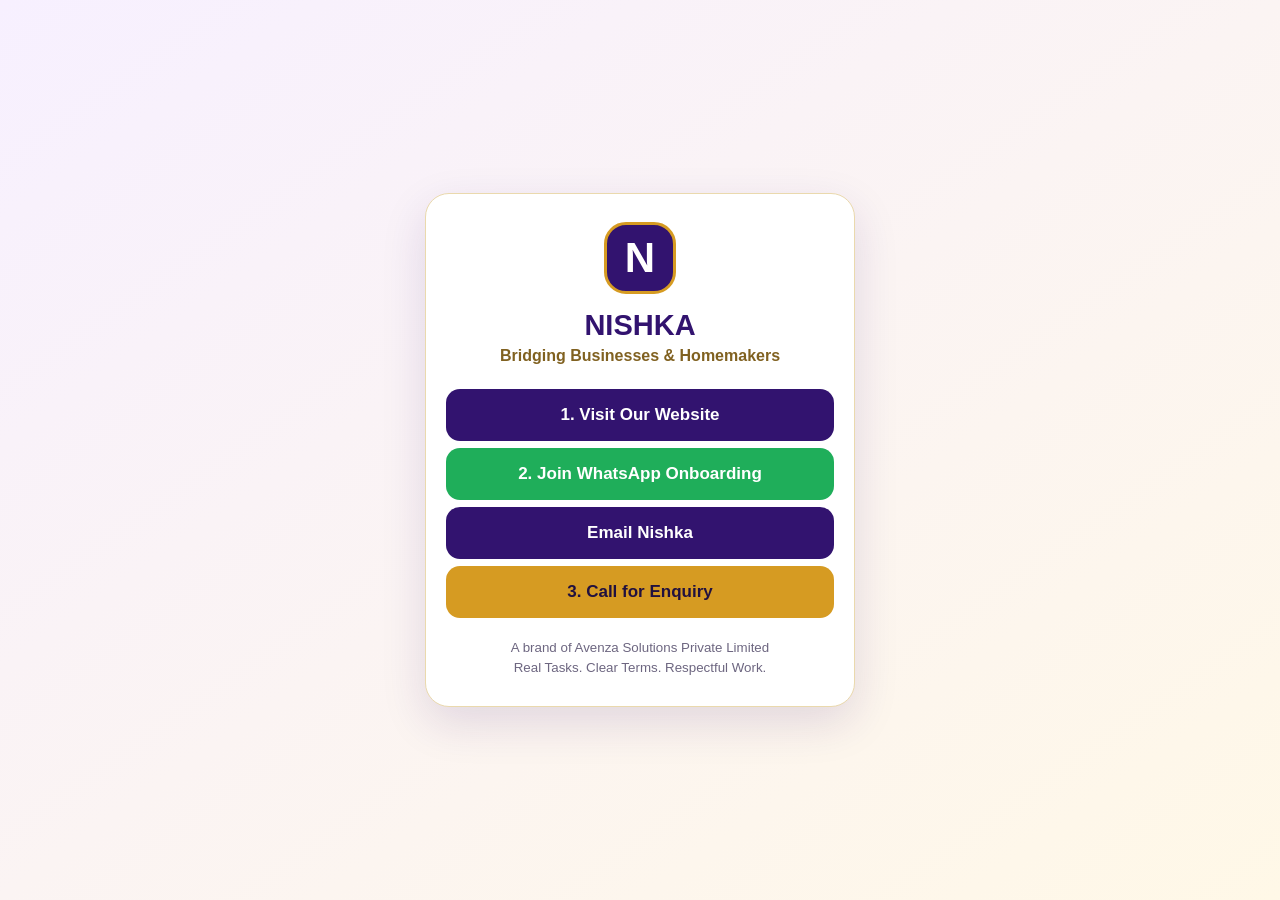
<file: connect/index.html>
<!doctype html>
<html lang="en">
<head>
  <meta charset="utf-8">
  <meta name="viewport" content="width=device-width,initial-scale=1">
  <meta name="theme-color" content="#32136f">
  <meta name="description" content="Visit Nishka, join WhatsApp onboarding or call the Bengaluru enquiry team.">
  <link rel="canonical" href="https://nishkaapp.com/connect/">
  <link rel="icon" href="../assets/favicon.png" type="image/png">
  <link rel="apple-touch-icon" href="../assets/apple-touch-icon.png">
  <title>Connect with Nishka | Bengaluru</title>

  <style>
    :root {
      --purple: #32136f;
      --gold: #d69b22;
      --ink: #24164b;
      --cream: #fffaf0;
    }

    * {
      box-sizing: border-box;
    }

    body {
      margin: 0;
      min-height: 100vh;
      font-family: Arial, sans-serif;
      background: linear-gradient(145deg, #f7f0ff, #fff8e7);
      color: var(--ink);
      display: grid;
      place-items: center;
      padding: 22px;
    }

    main {
      width: min(100%, 430px);
      background: #fff;
      border: 1px solid #ead9ad;
      border-radius: 24px;
      padding: 28px 20px;
      box-shadow: 0 16px 45px #32136f22;
      text-align: center;
    }

    .mark {
      width: 72px;
      height: 72px;
      margin: auto;
      border-radius: 22px;
      background: var(--purple);
      color: #fff;
      display: grid;
      place-items: center;
      font-size: 42px;
      font-weight: 800;
      border: 3px solid var(--gold);
    }

    h1 {
      margin: 15px 0 5px;
      font-size: 29px;
      color: var(--purple);
    }

    .tag {
      margin: 0 0 24px;
      color: #806120;
      font-weight: 700;
    }

    a,
    button {
      width: 100%;
      border: 0;
      border-radius: 14px;
      padding: 16px;
      margin: 7px 0;
      font-size: 17px;
      font-weight: 700;
      text-decoration: none;
      display: block;
      cursor: pointer;
    }

    a:focus-visible,
    button:focus-visible {
      outline: 3px solid var(--gold);
      outline-offset: 3px;
    }

    .website {
      background: var(--purple);
      color: #fff;
    }

    .whatsapp {
      background: #1fae5a;
      color: #fff;
    }

    .call {
      background: var(--gold);
      color: #21113f;
    }

    #numbers {
      display: none;
      margin-top: 8px;
      background: var(--cream);
      border-radius: 14px;
      padding: 8px;
    }

    #numbers.show {
      display: block;
    }

    #numbers a {
      background: #fff;
      color: var(--purple);
      border: 1px solid #e5d6b2;
      padding: 13px;
    }

    small {
      display: block;
      margin-top: 20px;
      color: #6d6680;
      line-height: 1.5;
    }
  </style>
</head>

<body>
  <main>
    <div class="mark">N</div>

    <h1>NISHKA</h1>
    <p class="tag">Bridging Businesses &amp; Homemakers</p>

    <a class="website" href="https://nishkaapp.com/">
      1. Visit Our Website
    </a>

    <a class="whatsapp"
       href="https://wa.me/919620001407?text=Hello%20Nishka%2C%20I%20want%20to%20join%20the%20homemaker%20onboarding.">
      2. Join WhatsApp Onboarding
    </a>

    <a class="website" href="mailto:info2nishka@gmail.com">
      Email Nishka
    </a>

    <button class="call"
            type="button"
            aria-expanded="false"
            aria-controls="numbers"
            onclick="toggleNumbers(this)">
      3. Call for Enquiry
    </button>

    <div id="numbers" aria-live="polite">
      <a href="tel:+918431276990">+91 84312 76990</a>
      <a href="tel:+919742187978">+91 97421 87978</a>
      <a href="tel:+919390408785">+91 93904 08785</a>
      <a href="tel:+919590159433">+91 95901 59433</a>
    </div>

    <small>
      A brand of Avenza Solutions Private Limited<br>
      Real Tasks. Clear Terms. Respectful Work.
    </small>
  </main>

  <script>
    function toggleNumbers(button) {
      const numbers = document.getElementById("numbers");
      const open = numbers.classList.toggle("show");
      button.setAttribute("aria-expanded", String(open));
    }
  </script>
</body>
</html>
</file>
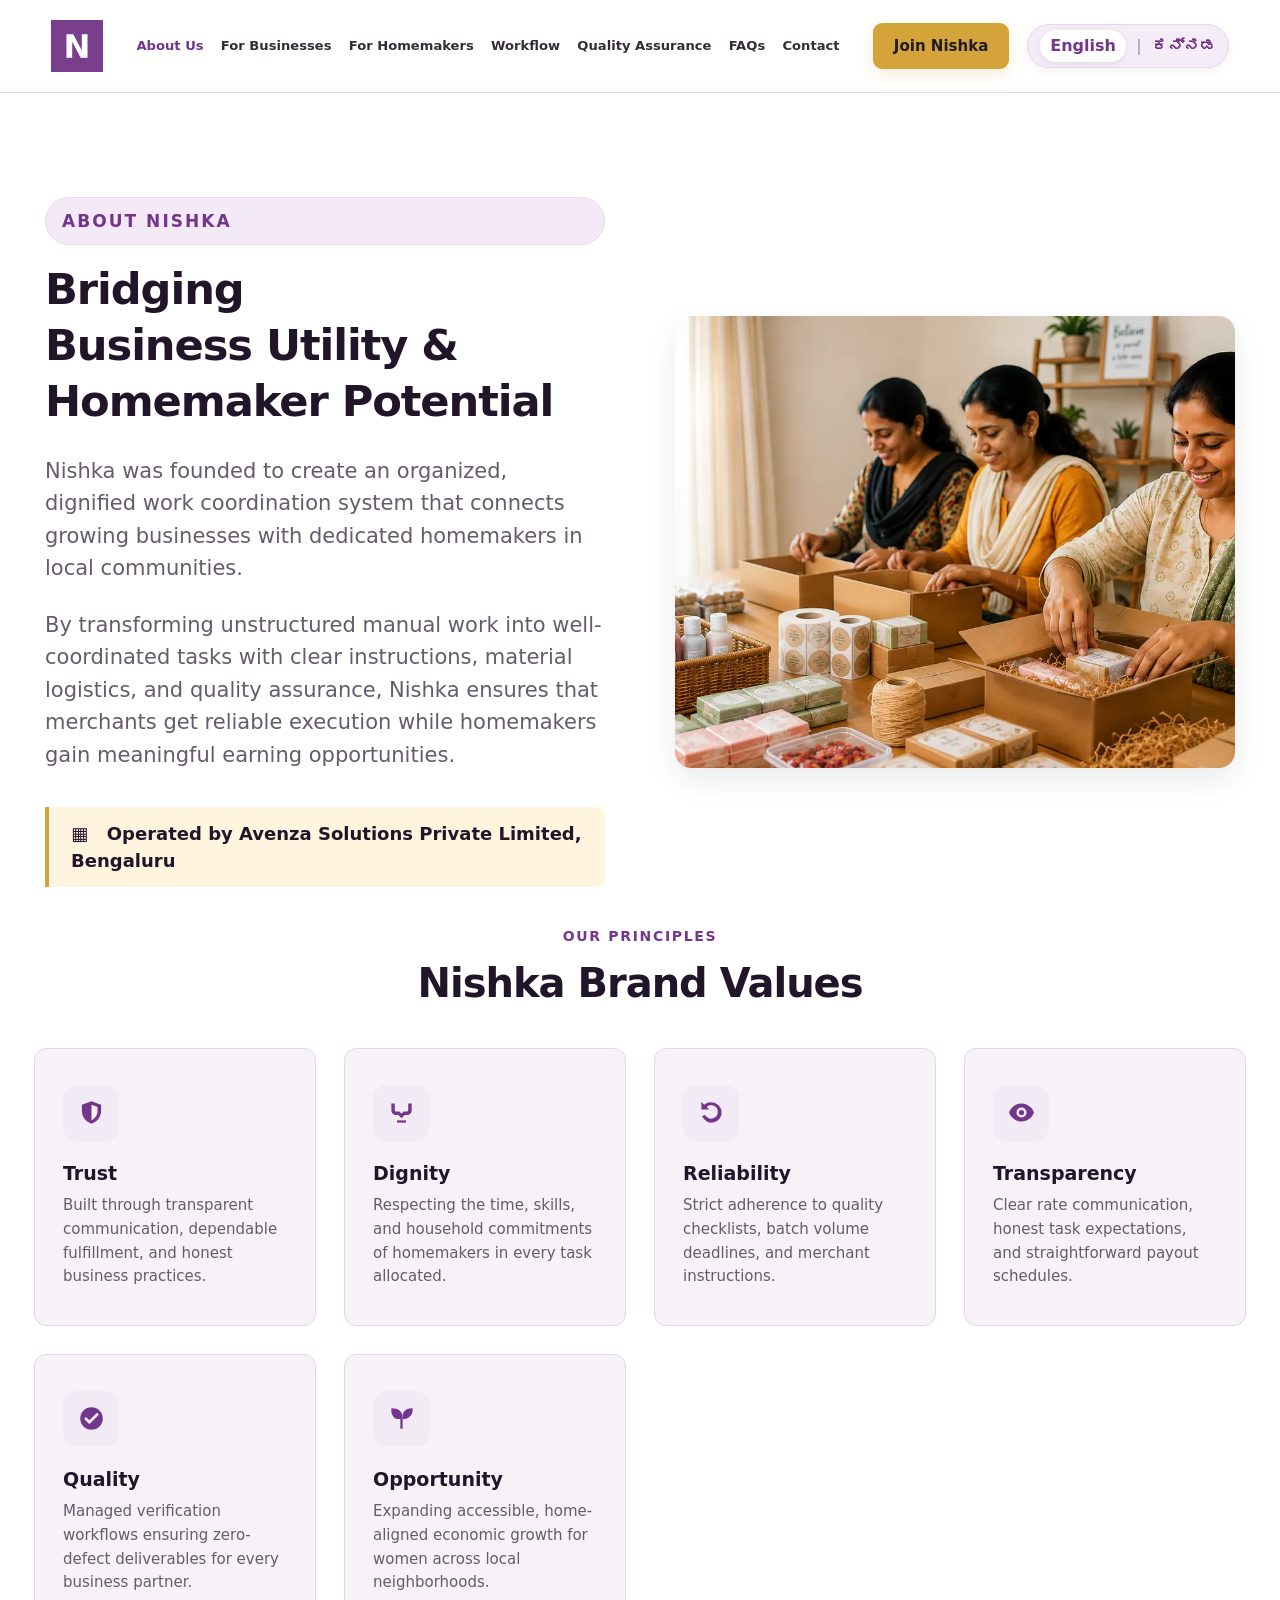
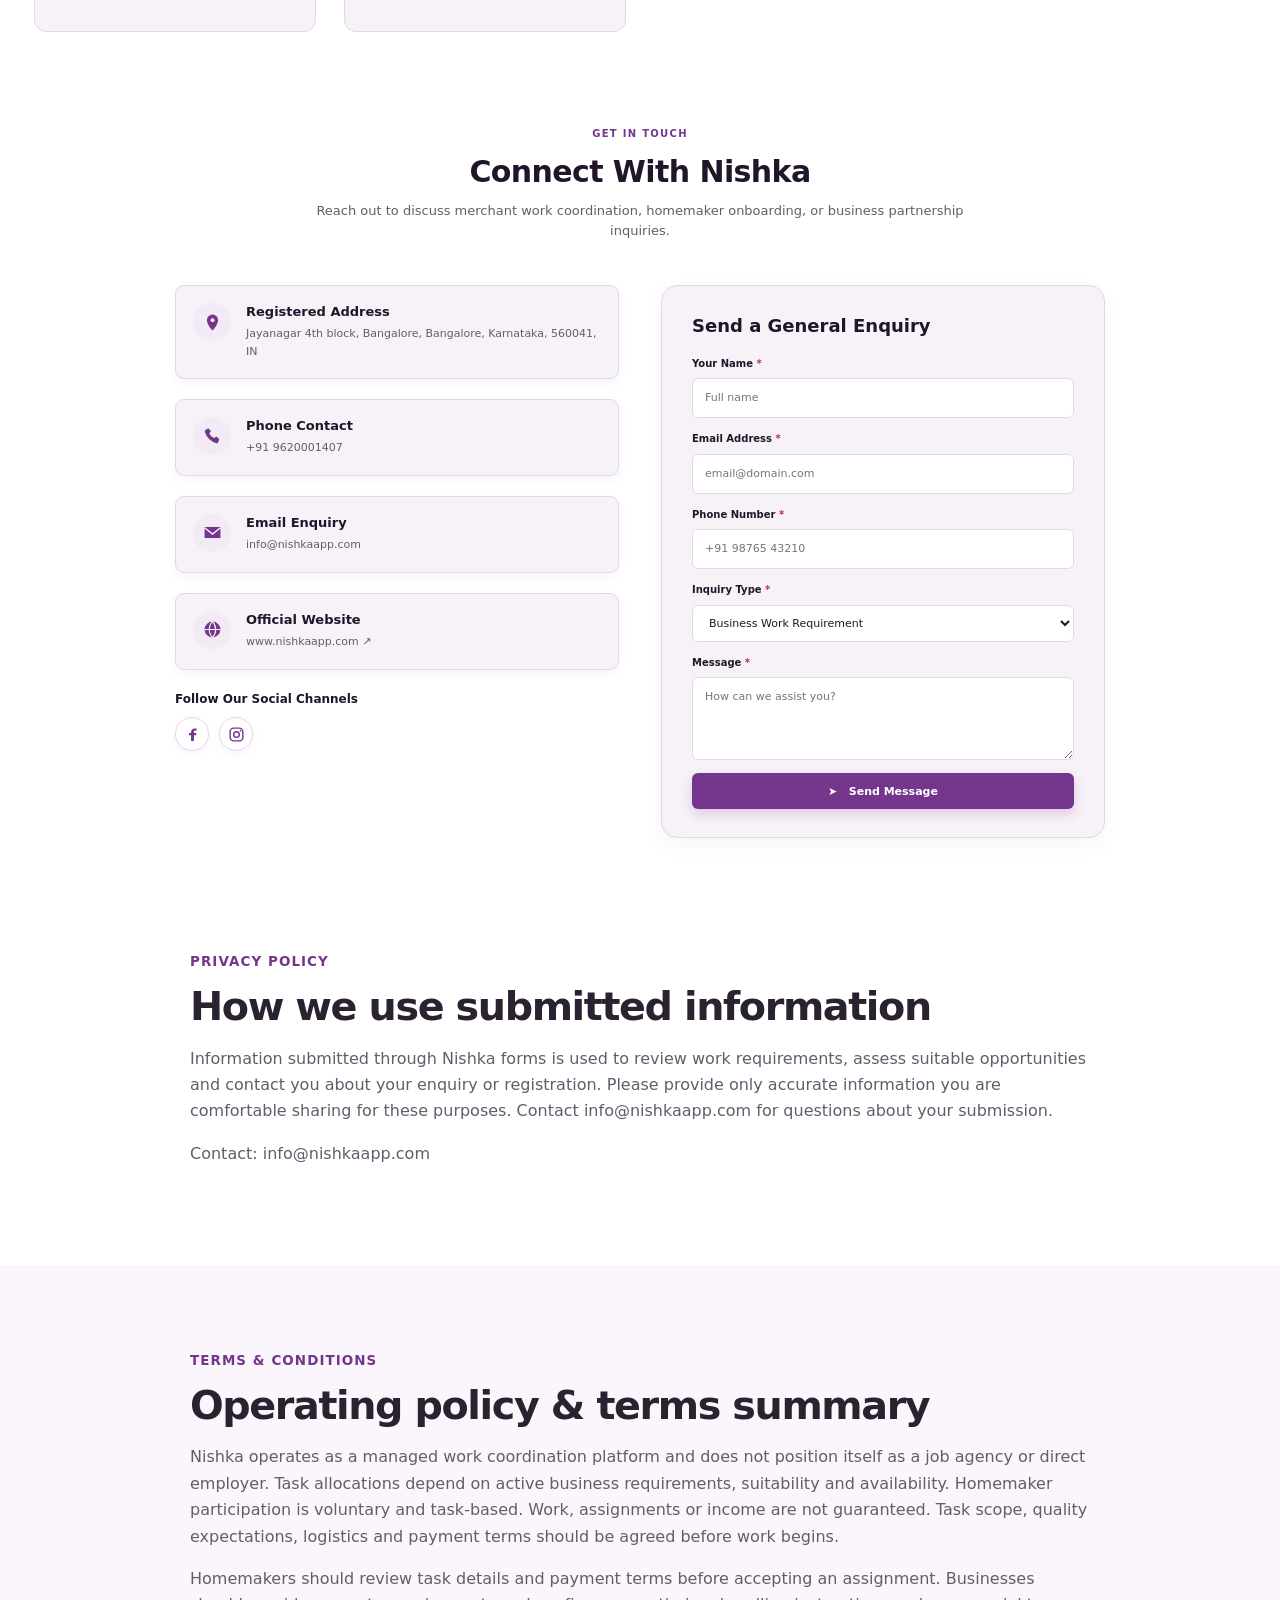
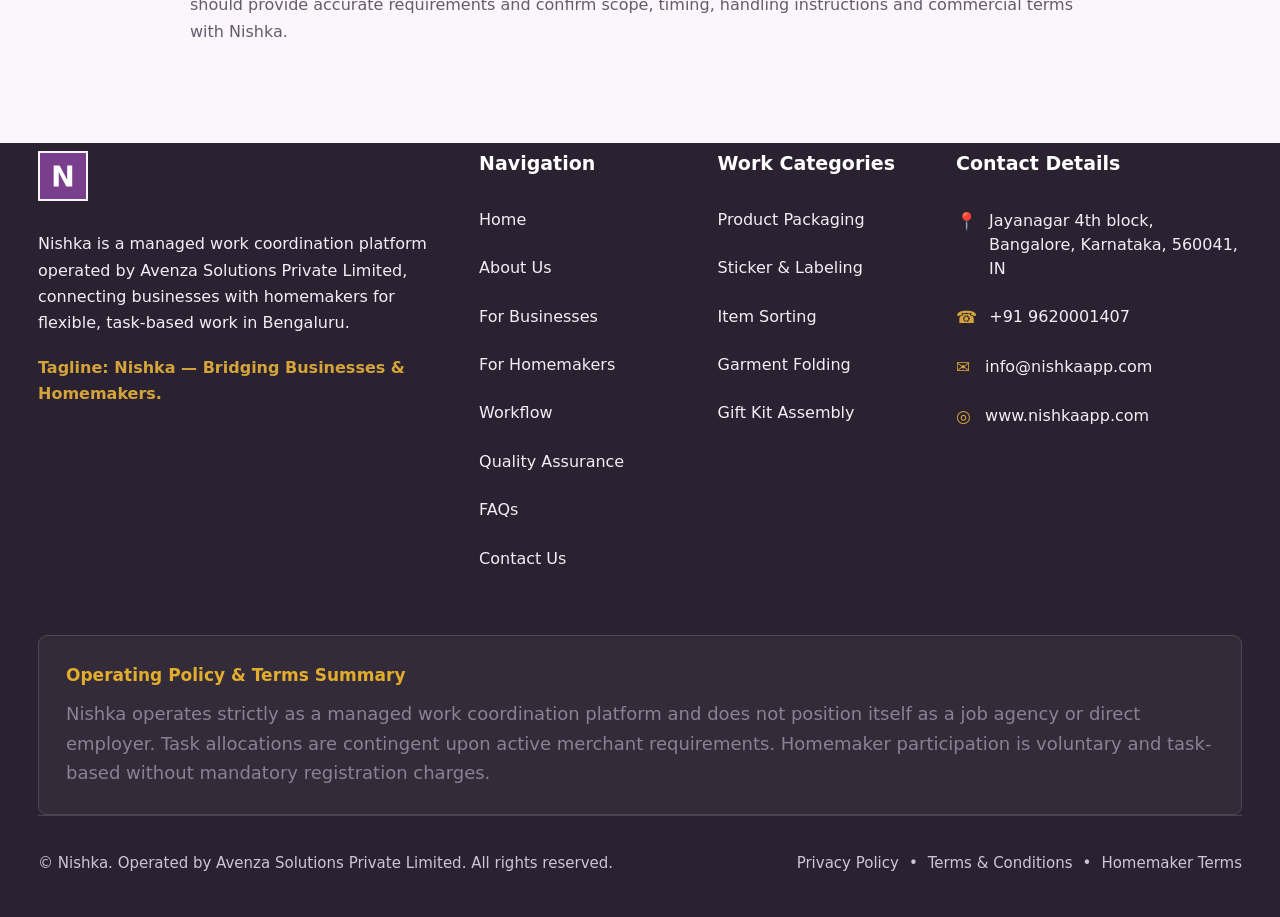
<file: about.html>
<!doctype html><html lang="en"><head><meta charset="utf-8"><meta name="viewport" content="width=device-width,initial-scale=1"><meta name="theme-color" content="#74368C"><meta name="description" content="About Nishka, operated by Avenza Solutions Private Limited."><title>About & Contact | Nishka</title><link rel="stylesheet" href="style.css"></head><body>
<a class="skip-link" href="#main-content">Skip to main content</a><header class="site-header"><div class="container nav"><a class="logo" href="index.html"><img src="assets/apple-touch-icon.png" onerror="this.style.display='none'" alt=""><span class="logo-word">NISHKA<small>ನಿಷ್ಕಾ</small></span></a><nav class="nav-links" aria-label="Main navigation"><a class="active" href="about.html" data-en="About Us" data-kn="ನಮ್ಮ ಬಗ್ಗೆ">About Us</a><a href="businesses.html" data-en="For Businesses" data-kn="ವ್ಯಾಪಾರಿಗಳಿಗೆ">For Businesses</a><a href="homemakers.html" data-en="For Homemakers" data-kn="ಗೃಹಿಣಿಯರಿಗೆ">For Homemakers</a><a href="index.html#workflow" data-en="Workflow" data-kn="ಕಾರ್ಯವಿಧಾನ">Workflow</a><a href="index.html#quality" data-en="Quality Assurance" data-kn="ಗುಣಮಟ್ಟದ ಭರವಸೆ">Quality Assurance</a><a href="index.html#faq" data-en="FAQs" data-kn="ಪ್ರಶ್ನೋತ್ತರ">FAQs</a><a href="#contact" data-en="Contact" data-kn="ಸಂಪರ್ಕಿಸಿ">Contact</a></nav><div class="nav-actions"><a class="btn btn-gold" href="homemakers.html#join" data-en="Join Nishka" data-kn="ನಿಷ್ಕಾಗೆ ಸೇರಿ">Join Nishka</a></div><div class="language-toggle"><button id="langToggle" class="lang-switch" type="button" aria-label="Switch language"><span class="lang-active">English</span><span class="lang-divider">|</span><span>ಕನ್ನಡ</span></button></div><button class="menu-btn" aria-label="Open menu" aria-expanded="false">☰</button></div></header>
<main id="main-content"><section class="page-hero"><div class="container page-hero-grid"><div><span class="eyebrow" data-en="About Nishka" data-kn="ನಿಷ್ಕಾ ಬಗ್ಗೆ">About Nishka</span><h1 data-en="Bridging Business Utility &amp; Homemaker Potential" data-kn="ವ್ಯಾಪಾರದ ಅಗತ್ಯ ಮತ್ತು ಗೃಹಿಣಿಯರ ಸಾಮರ್ಥ್ಯವನ್ನು ಸಂಪರ್ಕಿಸುವುದು">Bridging Business Utility &amp; Homemaker Potential</h1><p class="lead" data-en="Nishka was founded to create an organized, dignified work coordination system that connects growing businesses with dedicated homemakers in local communities." data-kn="ಬೆಳೆಯುತ್ತಿರುವ ವ್ಯಾಪಾರಗಳನ್ನು ಸ್ಥಳೀಯ ಸಮುದಾಯಗಳ ಸಮರ್ಪಿತ ಗೃಹಿಣಿಯರೊಂದಿಗೆ ಸಂಪರ್ಕಿಸುವ ಸಂಘಟಿತ ಮತ್ತು ಗೌರವಯುತ ಕೆಲಸದ ಸಮನ್ವಯ ವ್ಯವಸ್ಥೆಯನ್ನು ನಿರ್ಮಿಸಲು ನಿಷ್ಕಾ ಸ್ಥಾಪಿಸಲಾಯಿತು.">Nishka was founded to create an organized, dignified work coordination system that connects growing businesses with dedicated homemakers in local communities.</p><p class="lead about-second-paragraph" data-en="By transforming unstructured manual work into well-coordinated tasks with clear instructions, material logistics, and quality assurance, Nishka ensures that merchants get reliable execution while homemakers gain meaningful earning opportunities." data-kn="ಸ್ಪಷ್ಟ ಸೂಚನೆಗಳು, ಸಾಮಗ್ರಿಗಳ ಸಾಗಣೆ ಮತ್ತು ಗುಣಮಟ್ಟದ ಪರಿಶೀಲನೆಯೊಂದಿಗೆ ಅಸಂಘಟಿತ ಕೆಲಸಗಳನ್ನು ಸಮನ್ವಯಗೊಳಿಸುವ ಮೂಲಕ ವ್ಯಾಪಾರಿಗಳಿಗೆ ವಿಶ್ವಾಸಾರ್ಹ ಕಾರ್ಯಗತಗೊಳಿಸುವಿಕೆ ಮತ್ತು ಗೃಹಿಣಿಯರಿಗೆ ಅರ್ಥಪೂರ್ಣ ಆದಾಯದ ಅವಕಾಶಗಳನ್ನು ಒದಗಿಸುತ್ತದೆ.">By transforming unstructured manual work into well-coordinated tasks with clear instructions, material logistics, and quality assurance, Nishka ensures that merchants get reliable execution while homemakers gain meaningful earning opportunities.</p><div class="about-company-note">▦ &nbsp; Operated by Avenza Solutions Private Limited, Bengaluru</div></div><img class="page-hero-image" src="assets/platform-overview.webp" alt="Nishka work coordination" loading="eager"></div></section>
<section class="section about-values-section"><div class="container"><div class="section-head center"><span class="kicker">OUR PRINCIPLES</span><h2>Nishka Brand Values</h2></div><div class="values-grid">
<article class="opportunity-card"><div class="card-icon"><svg viewBox="0 0 24 24" aria-hidden="true"><path d="M12 2 3.5 5.2v5.7c0 5.1 3.6 9.3 8.5 11.1 4.9-1.8 8.5-6 8.5-11.1V5.2L12 2Z" fill="currentColor"/><path d="M12 5.1v13.8c3.2-1.5 5.3-4.5 5.3-8V7.1L12 5.1Z" fill="#f7f1f8"/></svg></div><h3>Trust</h3><p>Built through transparent communication, dependable fulfillment, and honest business practices.</p></article>
<article class="opportunity-card"><div class="card-icon"><svg viewBox="0 0 24 24" aria-hidden="true"><path d="M3 4v6.3a4 4 0 0 0 4 4h2.2L12 17l2.8-2.7H17a4 4 0 0 0 4-4V4h-3v6.1a1 1 0 0 1-1 1h-3.2L12 13l-1.8-1.9H7a1 1 0 0 1-1-1V4H3Z" fill="currentColor"/><path d="M8 19h8v2H8z" fill="currentColor"/></svg></div><h3>Dignity</h3><p>Respecting the time, skills, and household commitments of homemakers in every task allocated.</p></article>
<article class="opportunity-card"><div class="card-icon"><svg viewBox="0 0 24 24" aria-hidden="true"><path d="M12 3a9 9 0 1 1-8.4 12.2l2.8-1A6 6 0 1 0 7.7 7L10 9.3H3V2.5l2.6 2.6A8.9 8.9 0 0 1 12 3Z" fill="currentColor"/><path d="M11 7h2v5l3 2-1.2 1.6-3.8-2.7Z" fill="#f2eaf5"/></svg></div><h3>Reliability</h3><p>Strict adherence to quality checklists, batch volume deadlines, and merchant instructions.</p></article>
<article class="opportunity-card"><div class="card-icon"><svg viewBox="0 0 24 24" aria-hidden="true"><path d="M12 4C6.5 4 2 8.2 1 12c1 3.8 5.5 8 11 8s10-4.2 11-8c-1-3.8-5.5-8-11-8Z" fill="currentColor"/><circle cx="12" cy="12" r="4.5" fill="#f2eaf5"/><circle cx="12" cy="12" r="2.3" fill="currentColor"/></svg></div><h3>Transparency</h3><p>Clear rate communication, honest task expectations, and straightforward payout schedules.</p></article>
<article class="opportunity-card"><div class="card-icon"><svg viewBox="0 0 24 24" aria-hidden="true"><circle cx="12" cy="12" r="10" fill="currentColor"/><path d="m7 12.3 3.1 3.1 6.9-7" fill="none" stroke="#f2eaf5" stroke-width="2.5" stroke-linecap="round" stroke-linejoin="round"/></svg></div><h3>Quality</h3><p>Managed verification workflows ensuring zero-defect deliverables for every business partner.</p></article>
<article class="opportunity-card"><div class="card-icon"><svg viewBox="0 0 24 24" aria-hidden="true"><path d="M11 21v-8.5C5 13 2.5 8.6 3 3c5.7-.2 10 2.7 10 8v10h-2Z" fill="currentColor"/><path d="M13 10C13 5.5 16.6 2.7 22 3c.2 5.6-2.7 9.2-9 9.5V10Z" fill="currentColor"/></svg></div><h3>Opportunity</h3><p>Expanding accessible, home-aligned economic growth for women across local neighborhoods.</p></article>
</div></div></section>
<section class="section section-tint contact-reference-section" id="contact"><div class="container">
<div class="section-head center"><span class="kicker" data-en="GET IN TOUCH" data-kn="ಸಂಪರ್ಕಿಸಿ">GET IN TOUCH</span><h2 data-en="Connect With Nishka" data-kn="ನಿಷ್ಕಾದೊಂದಿಗೆ ಸಂಪರ್ಕಿಸಿ">Connect With Nishka</h2><p data-en="Reach out to discuss merchant work coordination, homemaker onboarding, or business partnership inquiries." data-kn="ವ್ಯಾಪಾರ ಕೆಲಸದ ಸಮನ್ವಯ, ಗೃಹಿಣಿ ನೋಂದಣಿ ಅಥವಾ ವ್ಯವಹಾರ ಪಾಲುದಾರಿಕೆ ವಿಚಾರಣೆಗಳಿಗಾಗಿ ನಮ್ಮನ್ನು ಸಂಪರ್ಕಿಸಿ.">Reach out to discuss merchant work coordination, homemaker onboarding, or business partnership inquiries.</p></div>
<div class="contact-reference-grid">
<div class="contact-reference-details">
<article class="contact-reference-tile"><span class="contact-reference-icon" aria-hidden="true"><svg viewBox="0 0 24 24"><path d="M12 22s7-7.1 7-13A7 7 0 0 0 5 9c0 5.9 7 13 7 13Z" fill="currentColor"/><circle cx="12" cy="9" r="2.5" fill="#f7f1f8"/></svg></span><div><h3>Registered Address</h3><p>Jayanagar 4th block, Bangalore, Bangalore, Karnataka, 560041, IN</p></div></article>
<article class="contact-reference-tile"><span class="contact-reference-icon" aria-hidden="true"><svg viewBox="0 0 24 24"><path d="M6.6 2.8 10 6.2 8 9.4c1.4 2.5 3.4 4.5 5.9 5.9l3.2-2 3.4 3.4-1.5 4c-.3.8-1.2 1.2-2 1C9.5 19.4 4.6 14.5 2.3 7c-.2-.8.2-1.7 1-2Z" fill="currentColor"/></svg></span><div><h3>Phone Contact</h3><p><a href="tel:+919620001407">+91 9620001407</a></p></div></article>
<article class="contact-reference-tile"><span class="contact-reference-icon" aria-hidden="true"><svg viewBox="0 0 24 24"><path d="M2 5h20v14H2z" fill="currentColor"/><path d="m2 6 10 8 10-8" fill="none" stroke="#f7f1f8" stroke-width="1.8"/></svg></span><div><h3>Email Enquiry</h3><p><a href="mailto:info@nishkaapp.com">info@nishkaapp.com</a></p></div></article>
<article class="contact-reference-tile"><span class="contact-reference-icon" aria-hidden="true"><svg viewBox="0 0 24 24"><circle cx="12" cy="12" r="10" fill="currentColor"/><path d="M2 12h20M12 2c3 3 4 6.3 4 10s-1 7-4 10c-3-3-4-6.3-4-10s1-7 4-10Z" fill="none" stroke="#f7f1f8" stroke-width="1.5"/></svg></span><div><h3>Official Website</h3><p><a href="https://www.nishkaapp.com" target="_blank" rel="noopener">www.nishkaapp.com ↗</a></p></div></article>
<div class="contact-reference-social"><h3>Follow Our Social Channels</h3><div class="contact-reference-social-links"><a href="https://www.facebook.com/joinnishka" target="_blank" rel="noopener noreferrer" aria-label="Nishka on Facebook" title="Facebook"><svg viewBox="0 0 24 24" aria-hidden="true"><path d="M14 21v-8h3l.5-3H14V8c0-.9.4-1.5 1.7-1.5H18V3.8c-.8-.1-1.8-.3-2.9-.3-3 0-5.1 1.8-5.1 5.1V10H7v3h3v8Z" fill="currentColor"/></svg></a><a href="https://www.instagram.com/joinnishka/" target="_blank" rel="noopener noreferrer" aria-label="Nishka on Instagram" title="Instagram"><svg viewBox="0 0 24 24" aria-hidden="true"><rect x="3" y="3" width="18" height="18" rx="5" fill="none" stroke="currentColor" stroke-width="2"/><circle cx="12" cy="12" r="4" fill="none" stroke="currentColor" stroke-width="2"/><circle cx="17.7" cy="6.5" r="1.2" fill="currentColor"/></svg></a></div></div>
</div>
<form class="contact-reference-form" id="general-enquiry-form" data-form="general">
<h3>Send a General Enquiry</h3>
<label for="general-name">Your Name <span>*</span></label><input id="general-name" name="name" type="text" placeholder="Full name" required>
<label for="general-email">Email Address <span>*</span></label><input id="general-email" name="email" type="email" placeholder="email@domain.com" required>
<label for="general-phone">Phone Number <span>*</span></label><input id="general-phone" name="phone" type="tel" placeholder="+91 98765 43210" required>
<label for="general-type">Inquiry Type <span>*</span></label><select id="general-type" name="inquiry_type" required><option>Business Work Requirement</option><option>Homemaker Registration</option><option>Partnership</option><option>Other Enquiry</option></select>
<label for="general-message">Message <span>*</span></label><textarea id="general-message" name="message" placeholder="How can we assist you?" required></textarea>
<button type="submit" class="btn btn-primary contact-reference-submit">➤ &nbsp; Send Message</button>
<p class="contact-reference-form-note form-status" id="general-form-note" role="status" aria-live="polite"></p>
</form>
</div></div></section>
<section class="section" id="privacy"><div class="container legal-copy"><span class="kicker">Privacy policy</span><h2 data-en="How we use submitted information" data-kn="ಸಲ್ಲಿಸಿದ ಮಾಹಿತಿಯನ್ನು ನಾವು ಹೇಗೆ ಬಳಸುತ್ತೇವೆ">How we use submitted information</h2><p data-en="Information submitted through Nishka forms is used to review work requirements, assess suitable opportunities and contact you about your enquiry or registration. Please provide only accurate information you are comfortable sharing for these purposes. Contact info@nishkaapp.com for questions about your submission." data-kn="ನಿಷ್ಕಾ ಫಾರ್ಮ್‌ಗಳ ಮೂಲಕ ಸಲ್ಲಿಸಿದ ಮಾಹಿತಿಯನ್ನು ಕೆಲಸದ ಅವಶ್ಯಕತೆಗಳನ್ನು ಪರಿಶೀಲಿಸಲು, ಸೂಕ್ತ ಅವಕಾಶಗಳನ್ನು ಮೌಲ್ಯಮಾಪನ ಮಾಡಲು ಮತ್ತು ನಿಮ್ಮ ವಿಚಾರಣೆ ಅಥವಾ ನೋಂದಣಿಯ ಕುರಿತು ಸಂಪರ್ಕಿಸಲು ಬಳಸಲಾಗುತ್ತದೆ. ಈ ಉದ್ದೇಶಗಳಿಗೆ ನೀವು ಹಂಚಿಕೊಳ್ಳಲು ಸಮ್ಮತಿಸಿರುವ ಸರಿಯಾದ ಮಾಹಿತಿಯನ್ನು ಮಾತ್ರ ನೀಡಿ.">Information submitted through Nishka forms is used to review work requirements, assess suitable opportunities and contact you about your enquiry or registration. Please provide only accurate information you are comfortable sharing for these purposes. Contact info@nishkaapp.com for questions about your submission.</p><p>Contact: <a href="mailto:info@nishkaapp.com">info@nishkaapp.com</a></p></div></section>
<section class="section section-tint" id="terms"><div class="container legal-copy"><span class="kicker">Terms & conditions</span><h2>Operating policy & terms summary</h2><p>Nishka operates as a managed work coordination platform and does not position itself as a job agency or direct employer. Task allocations depend on active business requirements, suitability and availability. Homemaker participation is voluntary and task-based. Work, assignments or income are not guaranteed. Task scope, quality expectations, logistics and payment terms should be agreed before work begins.</p><p id="homemaker-terms">Homemakers should review task details and payment terms before accepting an assignment. Businesses should provide accurate requirements and confirm scope, timing, handling instructions and commercial terms with Nishka.</p></div></section></main>
<footer class="site-footer footer-reference"><div class="container footer-grid"><div class="footer-brand-column"><a class="footer-logo-link" href="index.html" aria-label="Nishka home"><img src="assets/apple-touch-icon.png" alt="Nishka logo" onerror="this.style.display='none'"></a><p>Nishka is a managed work coordination platform operated by Avenza Solutions Private Limited, connecting businesses with homemakers for flexible, task-based work in Bengaluru.</p><p class="footer-tagline">Tagline: Nishka — Bridging Businesses &amp; Homemakers.</p></div><div class="footer-navigation-column"><h3>Navigation</h3><a href="index.html">Home</a><a href="about.html">About Us</a><a href="businesses.html">For Businesses</a><a href="homemakers.html">For Homemakers</a><a href="index.html#workflow">Workflow</a><a href="index.html#quality">Quality Assurance</a><a href="index.html#faq">FAQs</a><a href="about.html#contact">Contact Us</a></div><div class="footer-categories-column"><h3>Work Categories</h3><span>Product Packaging</span><span>Sticker &amp; Labeling</span><span>Item Sorting</span><span>Garment Folding</span><span>Gift Kit Assembly</span></div><div class="footer-contact-column"><h3>Contact Details</h3><span class="footer-contact-line"><b>📍</b> Jayanagar 4th block, Bangalore, Karnataka, 560041, IN</span><a class="footer-contact-line" href="tel:+919620001407"><b>☎</b> +91 9620001407</a><a class="footer-contact-line" href="mailto:info@nishkaapp.com"><b>✉</b> info@nishkaapp.com</a><a class="footer-contact-line" href="https://www.nishkaapp.com" target="_blank" rel="noopener"><b>◎</b> www.nishkaapp.com</a></div></div><div class="container footer-policy"><h3>Operating Policy &amp; Terms Summary</h3><p>Nishka operates strictly as a managed work coordination platform and does not position itself as a job agency or direct employer. Task allocations are contingent upon active merchant requirements. Homemaker participation is voluntary and task-based without mandatory registration charges.</p></div><div class="container footer-bottom"><span>© Nishka. Operated by Avenza Solutions Private Limited. All rights reserved.</span><div><a href="#privacy">Privacy Policy</a><span>•</span><a href="#terms">Terms &amp; Conditions</a><span>•</span><a href="#homemaker-terms">Homemaker Terms</a></div></div></footer><script src="script.js?v=kannada-complete-20261104"></script></body></html>
</file>
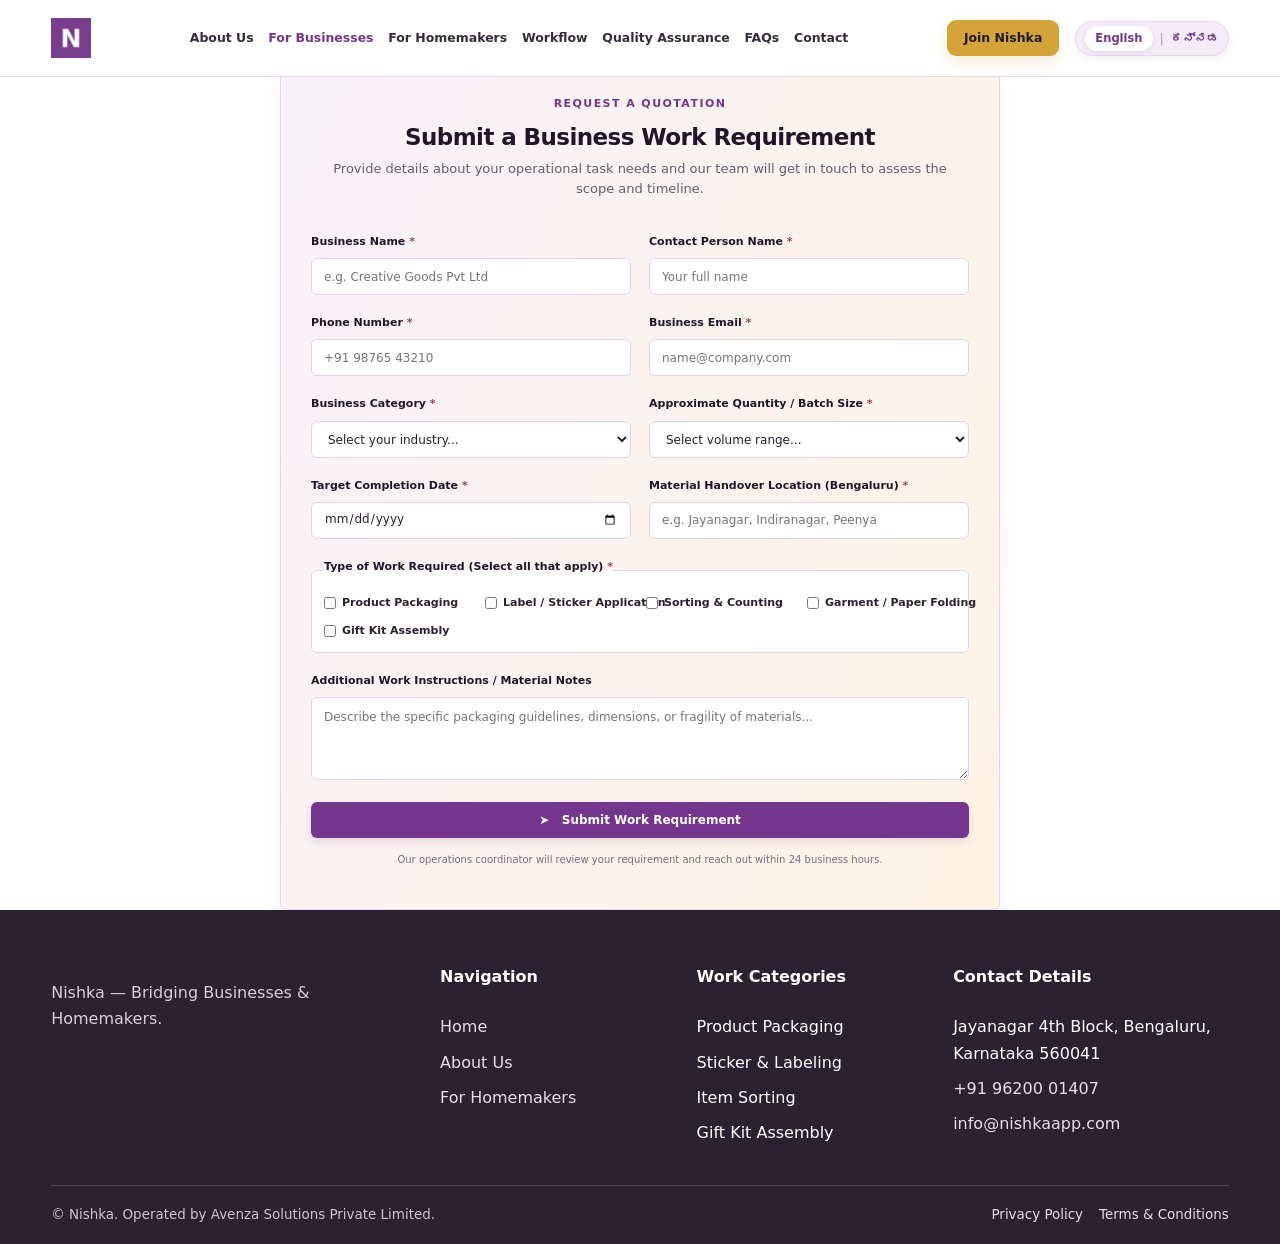
<file: businesses.html>
<!doctype html><html lang="en"><head><meta charset="utf-8"><meta name="viewport" content="width=device-width,initial-scale=1"><meta name="theme-color" content="#74368C"><meta name="description" content="Submit your business work requirement to Nishka."><title>For Businesses | Nishka</title><link rel="stylesheet" href="style.css"></head><body class="businesses-page">
<a class="skip-link" href="#main-content">Skip to main content</a><header class="site-header"><div class="container nav"><a class="logo business-reference-logo" href="index.html" aria-label="Nishka home"><img src="assets/apple-touch-icon.png" alt=""><span class="logo-word">NISHKA<small>ನಿಷ್ಕಾ</small></span></a><nav class="nav-links" aria-label="Main navigation"><a href="about.html" data-en="About Us" data-kn="ನಮ್ಮ ಬಗ್ಗೆ">About Us</a><a class="active" href="businesses.html" data-en="For Businesses" data-kn="ವ್ಯಾಪಾರಿಗಳಿಗೆ">For Businesses</a><a href="homemakers.html" data-en="For Homemakers" data-kn="ಗೃಹಿಣಿಯರಿಗೆ">For Homemakers</a><a href="index.html#workflow" data-en="Workflow" data-kn="ಕಾರ್ಯವಿಧಾನ">Workflow</a><a href="index.html#quality" data-en="Quality Assurance" data-kn="ಗುಣಮಟ್ಟದ ಭರವಸೆ">Quality Assurance</a><a href="index.html#faq" data-en="FAQs" data-kn="ಪ್ರಶ್ನೋತ್ತರ">FAQs</a><a href="about.html#contact" data-en="Contact" data-kn="ಸಂಪರ್ಕಿಸಿ">Contact</a></nav><div class="nav-actions"><a class="btn btn-gold" href="homemakers.html#join" data-en="Join Nishka" data-kn="ನಿಷ್ಕಾಗೆ ಸೇರಿ">Join Nishka</a></div><div class="language-toggle"><button id="langToggle" class="lang-switch" type="button" aria-label="Switch language"><span class="lang-active">English</span><span class="lang-divider">|</span><span>ಕನ್ನಡ</span></button></div><button class="menu-btn" aria-label="Open menu" aria-expanded="false">☰</button></div></header>
<main id="main-content"><section class="page-hero"><div class="container page-hero-grid"><div><span class="eyebrow" data-en="Business work coordination" data-kn="ವ್ಯಾಪಾರ ಕೆಲಸದ ಸಮನ್ವಯ">Business work coordination</span><h1 data-en="Reliable support for repetitive work." data-kn="ಪುನರಾವರ್ತಿತ ಕೆಲಸಕ್ಕೆ ವಿಶ್ವಾಸಾರ್ಹ ಬೆಂಬಲ.">Reliable support for repetitive work.</h1><p class="lead" data-en="Coordinate suitable packing, labeling, sorting, folding and assembly tasks through a managed process with clear requirements and quality checks." data-kn="ಸ್ಪಷ್ಟ ಅವಶ್ಯಕತೆಗಳು ಮತ್ತು ಗುಣಮಟ್ಟ ಪರಿಶೀಲನೆಗಳೊಂದಿಗೆ ನಿರ್ವಹಿತ ಪ್ರಕ್ರಿಯೆಯ ಮೂಲಕ ಸೂಕ್ತ ಪ್ಯಾಕಿಂಗ್, ಲೇಬಲಿಂಗ್, ವಿಂಗಡಣೆ, ಮಡಿಸುವಿಕೆ ಮತ್ತು ಜೋಡಣೆ ಕೆಲಸಗಳನ್ನು ಸಮನ್ವಯಗೊಳಿಸಿ.">Coordinate suitable packing, labeling, sorting, folding and assembly tasks through a managed process with clear requirements and quality checks.</p><div class="hero-actions"><a class="btn btn-primary" href="#partner" data-en="Submit a Work Requirement" data-kn="ಕೆಲಸದ ಅವಶ್ಯಕತೆ ಸಲ್ಲಿಸಿ">Submit a Work Requirement</a><a class="btn btn-outline" href="homemakers.html" data-en="Meet the Homemaker Side" data-kn="ಗೃಹಿಣಿಯರ ವಿಭಾಗ ನೋಡಿ">Meet the Homemaker Side</a></div></div><img class="page-hero-image" src="assets/packing.webp" alt="Products being packed for business operations" loading="eager"></div></section>
<section class="section merchant-solutions"><div class="container"><div class="section-head center"><span class="kicker">Merchant solutions</span><h2>Reliable Support for Your Repetitive Work</h2><p>Submit your work requirements and let Nishka organize material assessment, worker allocation, batch execution, quality verification, and timely return.</p></div><div class="service-grid">
<article class="service-card"><img src="assets/packing.webp" alt="Product packaging and packing"><div><h3>Product Packaging &amp; Packing <span class="service-icon">▣</span></h3><p>Packing suitable finished products, cosmetic jars, artisan goods, and items into protective cardboard or custom packaging according to client specifications.</p></div></article>
<article class="service-card"><img src="assets/labeling.webp" alt="Label and sticker application"><div><h3>Label &amp; Sticker Application <span class="service-icon">◆</span></h3><p>Precise alignment and application of brand stickers, barcode tags, price labels, and batch information tags on product packaging.</p></div></article>
<article class="service-card"><img src="assets/sorting.webp" alt="Sorting and classification"><div><h3>Sorting &amp; Classification <span class="service-icon">☷</span></h3><p>Categorizing, grouping, and organizing items according to SKU types, color codes, weight groups, or visual quality checks.</p></div></article>
<article class="service-card"><img src="assets/folding.webp" alt="Garment folding and finishing"><div><h3>Garment Folding &amp; Finishing <span class="service-icon">▤</span></h3><p>Neat folding, tag attachment, polybag packaging, and finishing for apparel items, towels, linens, and fabric goods.</p></div></article>
<article class="service-card"><img src="assets/gift-hampers.webp" alt="Gift hamper and kit assembly"><div><h3>Gift Hamper &amp; Kit Assembly <span class="service-icon">♙</span></h3><p>Assembling multi-item gift boxes, festive hampers, corporate kits, and promotional sample sets with decorative wrapping.</p></div></article>
<article class="service-card"><img src="assets/kit-assembly.webp" alt="Printing and collateral sorting"><div><h3>Printing &amp; Collateral Sorting <span class="service-icon">▦</span></h3><p>Sorting print collateral, bundling brochures, tying decorative ribbons on invitation cards, and assembling press folders.</p></div></article>
</div></div></section>
<section class="section section-tint"><div class="container"><div class="section-head center"><span class="kicker" data-en="The process" data-kn="ಪ್ರಕ್ರಿಯೆ">The process</span><h2 data-en="From requirement to completion." data-kn="ಅವಶ್ಯಕತೆಯಿಂದ ಪೂರ್ಣಗೊಳಿಸುವವರೆಗೆ.">From requirement to completion.</h2></div><div class="steps-grid"><article class="step-card"><span>01</span><h3 data-en="Submit" data-kn="ಸಲ್ಲಿಸಿ">Submit</h3><p data-en="Share work type, quantity and target date." data-kn="ಕೆಲಸದ ಪ್ರಕಾರ, ಪ್ರಮಾಣ ಮತ್ತು ಗುರಿ ದಿನಾಂಕ ಹಂಚಿಕೊಳ್ಳಿ.">Share work type, quantity and target date.</p></article><article class="step-card"><span>02</span><h3 data-en="Review" data-kn="ಪರಿಶೀಲನೆ">Review</h3><p data-en="We discuss scope, quality and logistics." data-kn="ಕೆಲಸದ ವ್ಯಾಪ್ತಿ, ಗುಣಮಟ್ಟ ಮತ್ತು ಸಾಗಣೆಯನ್ನು ಚರ್ಚಿಸುತ್ತೇವೆ.">We discuss scope, quality and logistics.</p></article><article class="step-card"><span>03</span><h3 data-en="Coordinate" data-kn="ಸಮನ್ವಯ">Coordinate</h3><p data-en="Suitable work is planned with available capacity." data-kn="ಲಭ್ಯ ಸಾಮರ್ಥ್ಯಕ್ಕೆ ಅನುಗುಣವಾಗಿ ಕೆಲಸ ಯೋಜಿಸಲಾಗುತ್ತದೆ.">Suitable work is planned with available capacity.</p></article><article class="step-card"><span>04</span><h3 data-en="Quality check" data-kn="ಗುಣಮಟ್ಟ ಪರಿಶೀಲನೆ">Quality check</h3><p data-en="Completed work is checked against agreed criteria." data-kn="ಪೂರ್ಣಗೊಂಡ ಕೆಲಸವನ್ನು ಒಪ್ಪಿಕೊಂಡ ಮಾನದಂಡಗಳ ಪ್ರಕಾರ ಪರಿಶೀಲಿಸಲಾಗುತ್ತದೆ.">Completed work is checked against agreed criteria.</p></article></div></div></section>
<section class="business-quote-section" id="partner"><div class="business-quote-card"><div class="business-quote-heading"><span class="kicker">Request a quotation</span><h2>Submit a Business Work Requirement</h2><p>Provide details about your operational task needs and our team will get in touch to assess the scope and timeline.</p></div><form class="business-quote-form" data-form="business"><div class="form-grid">
<div class="field"><label for="business_name">Business Name <b>*</b></label><input id="business_name" name="business_name" placeholder="e.g. Creative Goods Pvt Ltd" autocomplete="organization" required></div>
<div class="field"><label for="contact_person">Contact Person Name <b>*</b></label><input id="contact_person" name="contact_person" placeholder="Your full name" autocomplete="name" required></div>
<div class="field"><label for="mobile">Phone Number <b>*</b></label><input id="mobile" name="mobile" type="tel" placeholder="+91 98765 43210" autocomplete="tel" required></div>
<div class="field"><label for="email">Business Email <b>*</b></label><input id="email" name="email" type="email" placeholder="name@company.com" autocomplete="email" required></div>
<div class="field"><label for="business_type">Business Category <b>*</b></label><select id="business_type" name="business_type" required><option value="">Select your industry...</option><option>Garments & Textiles</option><option>Printing Press</option><option>Product Packaging</option><option>Gifting & Hampers</option><option>Retail & E-commerce</option><option>Other</option></select></div>
<div class="field"><label for="quantity">Approximate Quantity / Batch Size <b>*</b></label><select id="quantity" name="quantity" required><option value="">Select volume range...</option><option>Under 100 units</option><option>100–500 units</option><option>501–1,000 units</option><option>1,001–5,000 units</option><option>More than 5,000 units</option></select></div>
<div class="field"><label for="timeline">Target Completion Date <b>*</b></label><input id="timeline" name="timeline" type="date" required></div>
<div class="field"><label for="location">Material Handover Location (Bengaluru) <b>*</b></label><input id="location" name="location" placeholder="e.g. Jayanagar, Indiranagar, Peenya" required></div>
<fieldset class="field full work-type-field"><legend>Type of Work Required (Select all that apply) <b>*</b></legend><div class="work-type-options"><label><input type="checkbox" name="work_types" value="Product Packaging"> Product Packaging</label><label><input type="checkbox" name="work_types" value="Label / Sticker Application"> Label / Sticker Application</label><label><input type="checkbox" name="work_types" value="Sorting & Counting"> Sorting &amp; Counting</label><label><input type="checkbox" name="work_types" value="Garment / Paper Folding"> Garment / Paper Folding</label><label><input type="checkbox" name="work_types" value="Gift Kit Assembly"> Gift Kit Assembly</label></div></fieldset>
<div class="field full"><label for="requirements">Additional Work Instructions / Material Notes</label><textarea id="requirements" name="requirements" rows="3" placeholder="Describe the specific packaging guidelines, dimensions, or fragility of materials..."></textarea></div>
</div><button class="btn btn-primary" type="submit">➤ &nbsp; Submit Work Requirement</button><p class="form-note">Our operations coordinator will review your requirement and reach out within 24 business hours.</p><div class="form-status" role="status" aria-live="polite"></div></form></div></section></main>
<footer class="site-footer"><div class="container footer-grid"><div><span class="logo-word">NISHKA<small>ನಿಷ್ಕಾ</small></span><p>Nishka — Bridging Businesses & Homemakers.</p></div><div><h3>Navigation</h3><a href="index.html">Home</a><a href="about.html">About Us</a><a href="homemakers.html">For Homemakers</a></div><div><h3>Work Categories</h3><span>Product Packaging</span><span>Sticker & Labeling</span><span>Item Sorting</span><span>Gift Kit Assembly</span></div><div><h3>Contact Details</h3><span>Jayanagar 4th Block, Bengaluru, Karnataka 560041</span><a href="tel:+919620001407">+91 96200 01407</a><a href="mailto:info@nishkaapp.com">info@nishkaapp.com</a></div></div><div class="container footer-bottom"><span>© Nishka. Operated by Avenza Solutions Private Limited.</span><div><a href="about.html#privacy">Privacy Policy</a><a href="about.html#terms">Terms & Conditions</a></div></div></footer><script src="script.js?v=kannada-complete-20261104"></script></body></html>
</file>
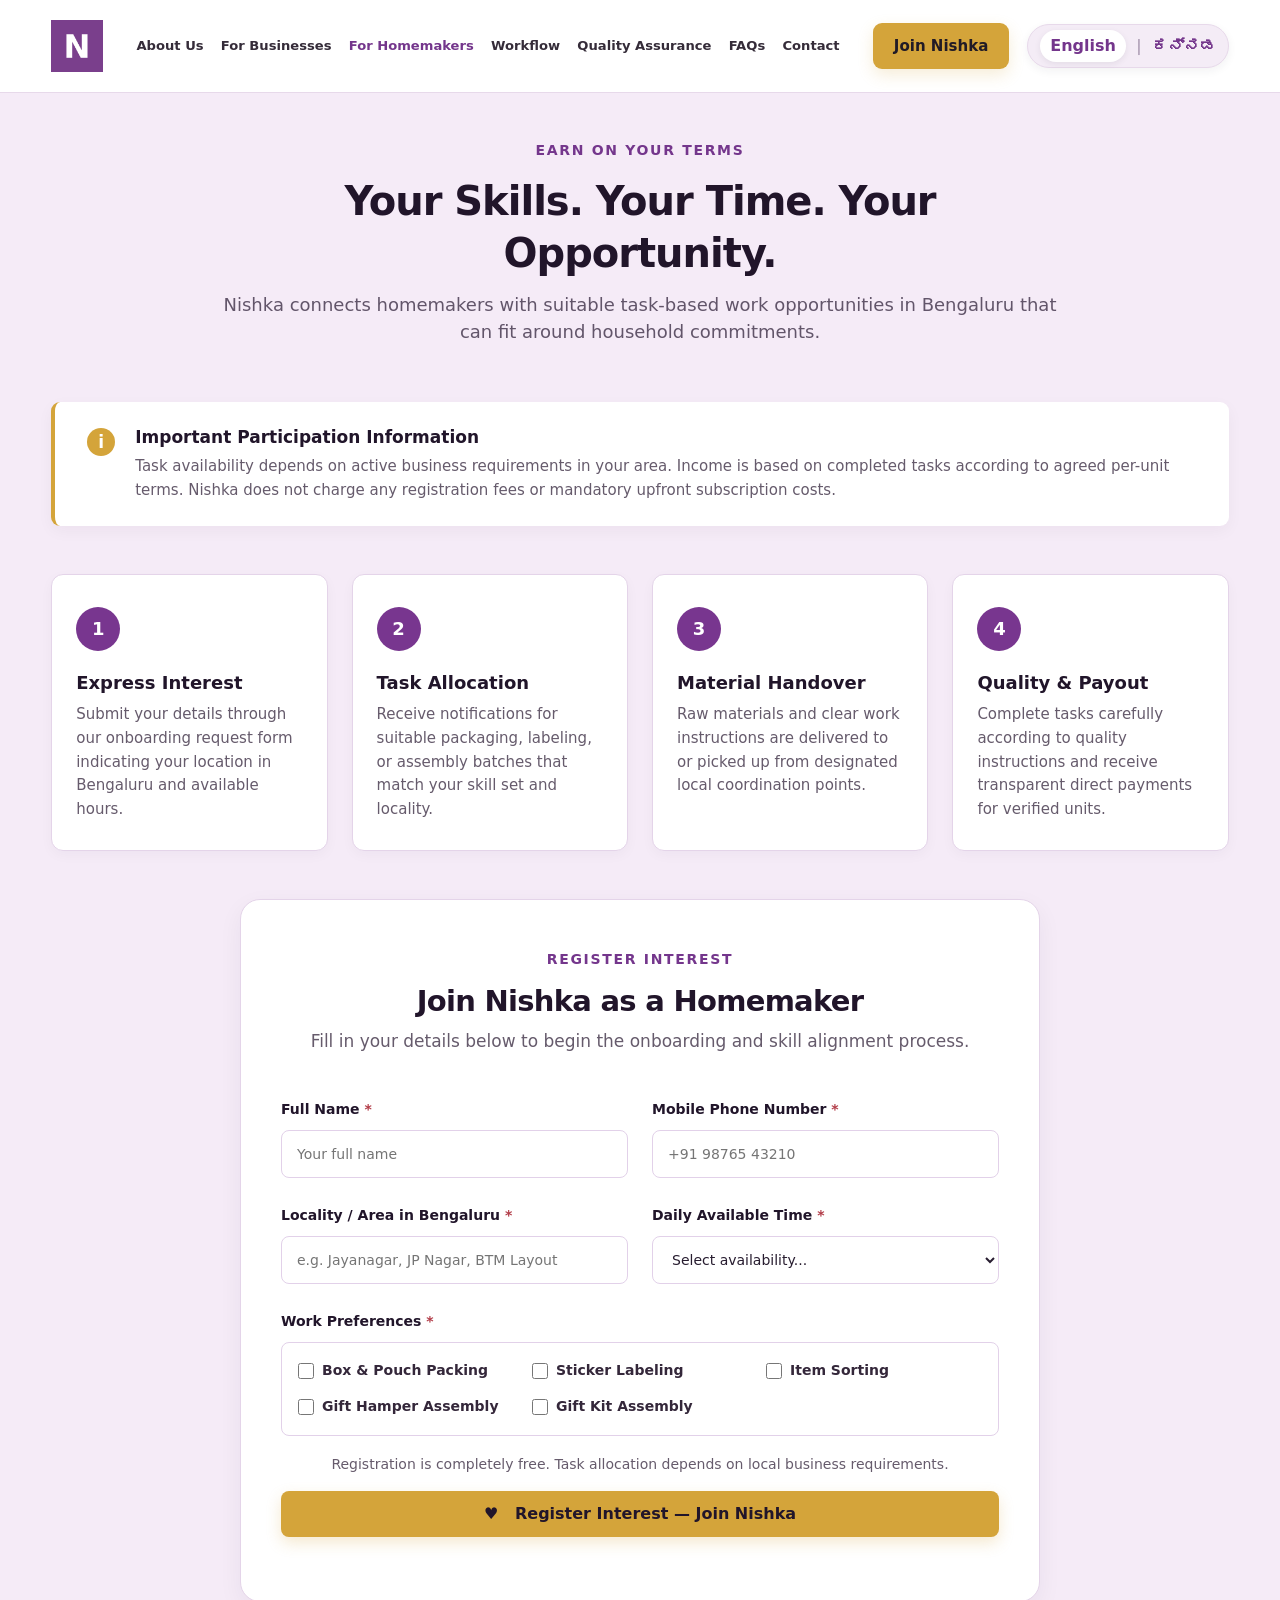
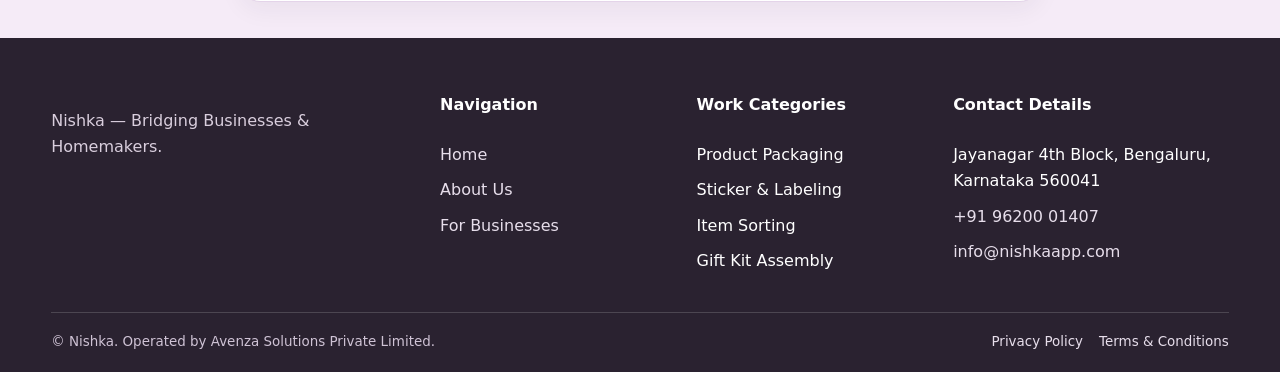
<file: homemakers.html>
<!doctype html><html lang="en"><head><meta charset="utf-8"><meta name="viewport" content="width=device-width,initial-scale=1"><meta name="theme-color" content="#74368C"><meta name="description" content="Explore suitable task-based work opportunities with Nishka in Bengaluru."><title>For Homemakers | Nishka</title><link rel="stylesheet" href="style.css"></head><body>
<a class="skip-link" href="#main-content">Skip to main content</a><header class="site-header"><div class="container nav"><a class="logo" href="index.html"><img src="assets/apple-touch-icon.png" onerror="this.style.display='none'" alt=""><span class="logo-word">NISHKA<small>ನಿಷ್ಕಾ</small></span></a><nav class="nav-links" aria-label="Main navigation"><a href="about.html" data-en="About Us" data-kn="ನಮ್ಮ ಬಗ್ಗೆ">About Us</a><a href="businesses.html" data-en="For Businesses" data-kn="ವ್ಯಾಪಾರಿಗಳಿಗೆ">For Businesses</a><a class="active" href="homemakers.html" data-en="For Homemakers" data-kn="ಗೃಹಿಣಿಯರಿಗೆ">For Homemakers</a><a href="index.html#workflow" data-en="Workflow" data-kn="ಕಾರ್ಯವಿಧಾನ">Workflow</a><a href="index.html#quality" data-en="Quality Assurance" data-kn="ಗುಣಮಟ್ಟದ ಭರವಸೆ">Quality Assurance</a><a href="index.html#faq" data-en="FAQs" data-kn="ಪ್ರಶ್ನೋತ್ತರ">FAQs</a><a href="about.html#contact" data-en="Contact" data-kn="ಸಂಪರ್ಕಿಸಿ">Contact</a></nav><div class="nav-actions"><a class="btn btn-gold" href="#join" data-en="Join Nishka" data-kn="ನಿಷ್ಕಾಗೆ ಸೇರಿ">Join Nishka</a></div><div class="language-toggle"><button id="langToggle" class="lang-switch" type="button" aria-label="Switch language"><span class="lang-active">English</span><span class="lang-divider">|</span><span>ಕನ್ನಡ</span></button></div><button class="menu-btn" aria-label="Open menu" aria-expanded="false">☰</button></div></header>
<main id="main-content">
<section class="homemaker-opportunity">
  <div class="homemaker-opportunity-inner">
    <header class="homemaker-opportunity-heading">
      <span class="homemaker-kicker" data-en="EARN ON YOUR TERMS" data-kn="ನಿಮ್ಮ ಅನುಕೂಲಕ್ಕೆ ತಕ್ಕಂತೆ ಗಳಿಸಿ">EARN ON YOUR TERMS</span>
      <h1 data-en="Your Skills. Your Time. Your Opportunity." data-kn="ನಿಮ್ಮ ಕೌಶಲ್ಯ. ನಿಮ್ಮ ಸಮಯ. ನಿಮ್ಮ ಅವಕಾಶ.">Your Skills. Your Time. Your Opportunity.</h1>
      <p data-en="Nishka connects homemakers with suitable task-based work opportunities in Bengaluru that can fit around household commitments." data-kn="ಮನೆಯ ಜವಾಬ್ದಾರಿಗಳೊಂದಿಗೆ ಹೊಂದಿಕೊಳ್ಳುವ ಬೆಂಗಳೂರಿನ ಸೂಕ್ತ ಕೆಲಸದ ಅವಕಾಶಗಳೊಂದಿಗೆ ನಿಷ್ಕಾ ಗೃಹಿಣಿಯರನ್ನು ಸಂಪರ್ಕಿಸುತ್ತದೆ.">Nishka connects homemakers with suitable task-based work opportunities in Bengaluru that can fit around household commitments.</p>
    </header>
    <aside class="homemaker-important"><span class="homemaker-info-icon" aria-hidden="true">i</span><div><strong data-en="Important Participation Information" data-kn="ಭಾಗವಹಿಸುವಿಕೆಯ ಪ್ರಮುಖ ಮಾಹಿತಿ">Important Participation Information</strong><p data-en="Task availability depends on active business requirements in your area. Income is based on completed tasks according to agreed per-unit terms. Nishka does not charge any registration fees or mandatory upfront subscription costs." data-kn="ನಿಮ್ಮ ಪ್ರದೇಶದಲ್ಲಿನ ಸಕ್ರಿಯ ವ್ಯಾಪಾರ ಅವಶ್ಯಕತೆಗಳ ಮೇಲೆ ಕೆಲಸ ಲಭ್ಯತೆ ಅವಲಂಬಿತವಾಗಿದೆ. ಒಪ್ಪಿಕೊಂಡ ಪ್ರತಿ-ಘಟಕದ ಷರತ್ತುಗಳ ಪ್ರಕಾರ ಪೂರ್ಣಗೊಳಿಸಿದ ಕೆಲಸಗಳಿಗೆ ಆದಾಯ ನೀಡಲಾಗುತ್ತದೆ. ನಿಷ್ಕಾ ನೋಂದಣಿ ಶುಲ್ಕ ಅಥವಾ ಕಡ್ಡಾಯ ಮುಂಗಡ ಚಂದಾ ಶುಲ್ಕ ವಿಧಿಸುವುದಿಲ್ಲ.">Task availability depends on active business requirements in your area. Income is based on completed tasks according to agreed per-unit terms. Nishka does not charge any registration fees or mandatory upfront subscription costs.</p></div></aside>
    <div class="homemaker-process-grid">
      <article class="homemaker-process-card"><span>1</span><h2 data-en="Express Interest" data-kn="ಆಸಕ್ತಿ ತಿಳಿಸಿ">Express Interest</h2><p data-en="Submit your details through our onboarding request form indicating your location in Bengaluru and available hours." data-kn="ಬೆಂಗಳೂರಿನ ನಿಮ್ಮ ಸ್ಥಳ ಮತ್ತು ಲಭ್ಯ ಸಮಯವನ್ನು ತಿಳಿಸಿ ನೋಂದಣಿ ವಿನಂತಿ ಫಾರ್ಮ್ ಮೂಲಕ ವಿವರಗಳನ್ನು ಸಲ್ಲಿಸಿ.">Submit your details through our onboarding request form indicating your location in Bengaluru and available hours.</p></article>
      <article class="homemaker-process-card"><span>2</span><h2 data-en="Task Allocation" data-kn="ಕೆಲಸದ ಹಂಚಿಕೆ">Task Allocation</h2><p data-en="Receive notifications for suitable packaging, labeling, or assembly batches that match your skill set and locality." data-kn="ನಿಮ್ಮ ಕೌಶಲ್ಯ ಮತ್ತು ಸ್ಥಳಕ್ಕೆ ಹೊಂದುವ ಪ್ಯಾಕಿಂಗ್, ಲೇಬಲಿಂಗ್ ಅಥವಾ ಜೋಡಣೆ ಕೆಲಸಗಳ ಮಾಹಿತಿ ಪಡೆಯಿರಿ.">Receive notifications for suitable packaging, labeling, or assembly batches that match your skill set and locality.</p></article>
      <article class="homemaker-process-card"><span>3</span><h2 data-en="Material Handover" data-kn="ಸಾಮಗ್ರಿಗಳ ಹಸ್ತಾಂತರ">Material Handover</h2><p data-en="Raw materials and clear work instructions are delivered to or picked up from designated local coordination points." data-kn="ಕಚ್ಚಾ ಸಾಮಗ್ರಿಗಳು ಮತ್ತು ಸ್ಪಷ್ಟ ಕೆಲಸದ ಸೂಚನೆಗಳನ್ನು ನಿಗದಿತ ಸ್ಥಳೀಯ ಸಮನ್ವಯ ಕೇಂದ್ರಗಳಲ್ಲಿ ನೀಡಲಾಗುತ್ತದೆ ಅಥವಾ ಪಡೆಯಲಾಗುತ್ತದೆ.">Raw materials and clear work instructions are delivered to or picked up from designated local coordination points.</p></article>
      <article class="homemaker-process-card"><span>4</span><h2 data-en="Quality & Payout" data-kn="ಗುಣಮಟ್ಟ ಮತ್ತು ಪಾವತಿ">Quality &amp; Payout</h2><p data-en="Complete tasks carefully according to quality instructions and receive transparent direct payments for verified units." data-kn="ಗುಣಮಟ್ಟದ ಸೂಚನೆಗಳ ಪ್ರಕಾರ ಕೆಲಸ ಪೂರ್ಣಗೊಳಿಸಿ, ಪರಿಶೀಲಿಸಿದ ಘಟಕಗಳಿಗೆ ಸ್ಪಷ್ಟವಾದ ನೇರ ಪಾವತಿ ಪಡೆಯಿರಿ.">Complete tasks carefully according to quality instructions and receive transparent direct payments for verified units.</p></article>
    </div>
    <section class="homemaker-register" id="join">
      <div class="homemaker-register-heading"><span class="kicker" data-en="REGISTER INTEREST" data-kn="ಆಸಕ್ತಿ ನೋಂದಣಿ">REGISTER INTEREST</span><h2 data-en="Join Nishka as a Homemaker" data-kn="ಗೃಹಿಣಿಯಾಗಿ ನಿಷ್ಕಾಗೆ ಸೇರಿ">Join Nishka as a Homemaker</h2><p data-en="Fill in your details below to begin the onboarding and skill alignment process." data-kn="ನೋಂದಣಿ ಮತ್ತು ಕೌಶಲ್ಯ ಹೊಂದಾಣಿಕೆ ಪ್ರಕ್ರಿಯೆ ಪ್ರಾರಂಭಿಸಲು ಕೆಳಗೆ ನಿಮ್ಮ ವಿವರಗಳನ್ನು ಭರ್ತಿ ಮಾಡಿ.">Fill in your details below to begin the onboarding and skill alignment process.</p></div>
      <form class="homemaker-reference-form" data-form="homemaker">
        <div class="homemaker-reference-grid">
          <div class="field"><label for="hm-name">Full Name <b>*</b></label><input id="hm-name" name="name" placeholder="Your full name" autocomplete="name" required></div>
          <div class="field"><label for="hm-mobile">Mobile Phone Number <b>*</b></label><input id="hm-mobile" name="mobile" type="tel" placeholder="+91 98765 43210" autocomplete="tel" required></div>
          <div class="field"><label for="hm-location">Locality / Area in Bengaluru <b>*</b></label><input id="hm-location" name="location" placeholder="e.g. Jayanagar, JP Nagar, BTM Layout" autocomplete="address-level2" required></div>
          <div class="field"><label for="hm-availability">Daily Available Time <b>*</b></label><select id="hm-availability" name="availability" required><option value="">Select availability...</option><option>1–2 hours</option><option>2–3 hours</option><option>3–4 hours</option><option>4+ hours</option><option>Flexible / varies daily</option></select></div>
          <fieldset class="field full homemaker-preferences"><legend>Work Preferences <b>*</b></legend><div class="homemaker-preference-options">
            <label><input type="checkbox" name="work_preferences" value="Box & Pouch Packing"> Box &amp; Pouch Packing</label>
            <label><input type="checkbox" name="work_preferences" value="Sticker Labeling"> Sticker Labeling</label>
            <label><input type="checkbox" name="work_preferences" value="Item Sorting"> Item Sorting</label>
            <label><input type="checkbox" name="work_preferences" value="Gift Hamper Assembly"> Gift Hamper Assembly</label>
            <label><input type="checkbox" name="work_preferences" value="Gift Kit Assembly"> Gift Kit Assembly</label>
          </div></fieldset>
          <div class="field"><label for="hm-language">Preferred Contact Language</label><select id="hm-language" name="preferred_language"><option>Kannada</option><option>English</option><option>Hindi</option><option>Tamil</option><option>Telugu</option></select></div>
          <div class="field"><label for="hm-experience">Previous Experience (optional)</label><input id="hm-experience" name="experience" placeholder="e.g. packing, stitching, craft work"></div>
          <div class="field full"><label for="hm-notes">Additional Information (optional)</label><textarea id="hm-notes" name="additional_information" rows="3" placeholder="Anything else you'd like our team to know"></textarea></div>
        </div>
        <p class="homemaker-form-note">Registration is completely free. Task allocation depends on local business requirements.</p>
        <button class="btn btn-gold homemaker-register-submit" type="submit">♥ &nbsp; Register Interest — Join Nishka</button><div class="form-status" role="status" aria-live="polite"></div>
      </form>
    </section>
  </div>
</section>
</main>
<footer class="site-footer"><div class="container footer-grid"><div><span class="logo-word">NISHKA<small>ನಿಷ್ಕಾ</small></span><p>Nishka — Bridging Businesses & Homemakers.</p></div><div><h3>Navigation</h3><a href="index.html">Home</a><a href="about.html">About Us</a><a href="businesses.html">For Businesses</a></div><div><h3>Work Categories</h3><span>Product Packaging</span><span>Sticker & Labeling</span><span>Item Sorting</span><span>Gift Kit Assembly</span></div><div><h3>Contact Details</h3><span>Jayanagar 4th Block, Bengaluru, Karnataka 560041</span><a href="tel:+919620001407">+91 96200 01407</a><a href="mailto:info@nishkaapp.com">info@nishkaapp.com</a></div></div><div class="container footer-bottom"><span>© Nishka. Operated by Avenza Solutions Private Limited.</span><div><a href="about.html#privacy">Privacy Policy</a><a href="about.html#terms">Terms & Conditions</a></div></div></footer><script src="script.js?v=kannada-complete-20261104"></script></body></html>
</file>
<file: style.css>
/* Nishka V7 — Bridging Businesses & Homemakers */
:root{--purple:#74368C;--purple-dark:#542667;--gold:#D4A43A;--lavender:#F4ECF6;--plum:#2A2230;--cream:#FFF4DD;--ink:#2A2230;--muted:#665B6C;--border:#E7D9EA;--white:#fff;--shadow:0 16px 42px rgba(42,34,48,.09);--radius:18px;--max:1320px}
*{box-sizing:border-box}html{scroll-behavior:smooth;scroll-padding-top:100px}body{margin:0;font-family:Inter,ui-sans-serif,system-ui,-apple-system,BlinkMacSystemFont,"Segoe UI",sans-serif;color:var(--ink);background:#fff;line-height:1.65}a{color:inherit;text-decoration:none}img{display:block;max-width:100%}button,input,select,textarea{font:inherit}button,a{-webkit-tap-highlight-color:transparent}.container{width:min(var(--max),92%);margin-inline:auto}.skip-link{position:fixed;z-index:1000;left:12px;top:12px;padding:10px 14px;background:white;color:var(--purple);border:2px solid var(--purple);border-radius:8px;transform:translateY(-150%)}.skip-link:focus{transform:translateY(0)}:focus-visible{outline:3px solid var(--gold);outline-offset:3px}
.site-header{position:sticky;top:0;z-index:50;background:rgba(255,255,255,.96);backdrop-filter:blur(14px);border-bottom:1px solid var(--border)}.nav{min-height:82px;display:flex;align-items:center;gap:24px}.logo{display:flex;align-items:center;gap:9px;flex-shrink:0;color:var(--purple);font-weight:900;letter-spacing:.03em}.logo img{width:48px;height:48px;object-fit:contain}.logo-word{display:flex;flex-direction:column;font-size:1rem;line-height:1.05;letter-spacing:.04em}.logo-word small{font-size:.68rem;font-weight:700;margin-top:4px;letter-spacing:0}.nav-links{display:flex;align-items:center;justify-content:center;gap:clamp(10px,1.4vw,23px);flex:1}.nav-links a{font-size:.88rem;font-weight:700;white-space:nowrap;color:#352c39}.nav-links a:hover,.nav-links a.active{color:var(--purple)}.nav-actions{display:flex;gap:10px;flex-shrink:0}.btn{display:inline-flex;align-items:center;justify-content:center;gap:8px;padding:13px 20px;border:1px solid transparent;border-radius:9px;font-size:.94rem;font-weight:800;line-height:1.25;cursor:pointer;transition:transform .18s ease,background .18s ease,box-shadow .18s ease}.btn:hover{transform:translateY(-2px)}.btn-primary{background:var(--purple);color:#fff;box-shadow:0 6px 16px rgba(116,54,140,.2)}.btn-primary:hover{background:var(--purple-dark)}.btn-gold{background:var(--gold);color:#211b26;box-shadow:0 6px 16px rgba(212,164,58,.2)}.btn-gold:hover{background:#e2b54d}.btn-outline{background:#fff;border-color:var(--border);color:var(--purple)}.language-toggle{flex-shrink:0}.lang-switch{display:flex;align-items:center;gap:10px;border:1px solid var(--border);border-radius:999px;background:var(--lavender);padding:5px 12px;color:var(--purple);font-weight:800;cursor:pointer;box-shadow:0 3px 10px rgba(42,34,48,.06)}.lang-switch .lang-active{background:#fff;padding:3px 10px;border-radius:999px;box-shadow:0 2px 6px rgba(42,34,48,.08)}.lang-divider{color:#b6a7bd}.menu-btn{display:none;border:1px solid var(--border);border-radius:10px;background:#fff;color:var(--purple);padding:8px 12px;font-size:1.2rem}
.hero{padding:78px 0 72px;background:linear-gradient(112deg,#F8F2FA 0%,#fff 58%,#FFF8EA 100%);overflow:hidden}.hero-grid{display:grid;grid-template-columns:minmax(0,1.12fr) minmax(400px,.88fr);align-items:center;gap:58px}.hero-copy{min-width:0}.eyebrow{display:inline-flex;align-items:center;gap:8px;padding:9px 16px;margin-bottom:22px;border:1px solid #e8d9ed;border-radius:999px;background:#f4eaf7;color:var(--purple);font-size:.9rem;font-weight:800}.hero h1,.page-hero h1{margin:0 0 22px;font-size:clamp(2.8rem,4.3vw,4.4rem);line-height:1.12;letter-spacing:-.045em;font-weight:850}.hero h1 em{font-style:normal;color:var(--purple)}.lead{max-width:690px;margin:0 0 22px;color:var(--muted);font-size:1.12rem;line-height:1.75}.tagline{display:flex;flex-wrap:wrap;gap:4px;padding:10px 15px;margin:22px 0 26px;border-left:4px solid var(--gold);border-radius:8px;background:var(--cream);font-weight:800;line-height:1.55}.hero-actions{display:flex;flex-wrap:wrap;gap:13px;margin-top:22px}.hero-proof{display:flex;gap:9px;align-items:center;margin-top:18px;color:var(--muted);font-size:.88rem}.hero-proof span:first-child{color:var(--purple);font-weight:900}.hero-media{position:relative;padding:0 0 30px 0}.hero-photo{width:100%;height:390px;object-fit:cover;border-radius:17px;border:1px solid var(--border);box-shadow:var(--shadow)}.floating-card{position:absolute;left:-28px;bottom:0;display:flex;align-items:flex-start;gap:13px;width:min(390px,88%);padding:17px 20px;background:#fff;border-left:4px solid var(--gold);border-radius:14px;box-shadow:var(--shadow)}.floating-mark{width:38px;height:38px;display:grid;place-items:center;flex-shrink:0;border-radius:10px;background:var(--purple);color:#fff;font-weight:900}.floating-card strong{font-size:.92rem}.floating-card p{margin:3px 0 0;color:var(--muted);font-size:.88rem;line-height:1.5}
.trust-strip{border-bottom:1px solid var(--border);background:#fff}.trust-list{display:grid;grid-template-columns:repeat(4,1fr);gap:20px;padding-block:20px}.trust-list>div{display:flex;gap:10px;align-items:center;font-size:.9rem;font-weight:650;color:#4d4252}.trust-list b{display:grid;place-items:center;width:25px;height:25px;flex-shrink:0;border-radius:50%;background:var(--lavender);color:var(--purple)}
.section{padding:82px 0}.section-tint{background:#faf6fb}.section-head{max-width:800px;margin-bottom:36px}.section-head.center{text-align:center;margin-inline:auto}.section-head h2,.quality-grid h2,.form-intro h2,.cta-inner h2,.legal-copy h2{font-size:clamp(2rem,3.1vw,3rem);line-height:1.18;letter-spacing:-.035em;margin:8px 0 15px}.section-head p{color:var(--muted);max-width:760px;margin:0 auto}.kicker{color:var(--purple);font-size:.84rem;text-transform:uppercase;letter-spacing:.08em;font-weight:900}.opportunity-grid{display:grid;grid-template-columns:repeat(2,minmax(0,1fr));gap:22px}.opportunity-card{padding:30px;border:1px solid var(--border);border-radius:var(--radius);background:#fff;box-shadow:0 8px 26px rgba(42,34,48,.045)}.card-icon{display:grid;place-items:center;width:48px;height:48px;border-radius:14px;background:var(--lavender);color:var(--purple);font-size:1.35rem;font-weight:900;margin-bottom:20px}.opportunity-card h3{font-size:1.45rem;line-height:1.25;margin:10px 0}.opportunity-card p{color:var(--muted);margin:0 0 18px}.text-link{color:var(--purple);font-weight:850}.text-link:hover{text-decoration:underline}
.steps-grid{display:grid;grid-template-columns:repeat(5,minmax(0,1fr));gap:15px}.step-card{padding:22px 19px;background:#fff;border:1px solid var(--border);border-radius:15px;box-shadow:0 7px 22px rgba(42,34,48,.04)}.step-card>span{display:grid;place-items:center;width:43px;height:43px;margin-bottom:17px;border-radius:12px;background:var(--lavender);color:var(--purple);font-weight:900;font-size:1.1rem}.step-card h3{font-size:1.08rem;margin:0 0 8px}.step-card p{color:var(--muted);font-size:.92rem;margin:0}
.quality-grid{display:grid;grid-template-columns:1fr 1fr;gap:56px;align-items:center}.check-list{list-style:none;padding:0;margin:25px 0 0;display:grid;gap:13px}.check-list li:before{content:"✓";display:inline-grid;place-items:center;width:24px;height:24px;margin-right:10px;border-radius:50%;background:var(--lavender);color:var(--purple);font-weight:900}.quality-image-wrap{position:relative;padding-bottom:28px}.quality-image-wrap img{width:100%;height:390px;object-fit:cover;border-radius:var(--radius);box-shadow:var(--shadow)}.quality-note{position:absolute;right:-12px;bottom:0;display:flex;flex-direction:column;gap:3px;max-width:290px;padding:17px 21px;border-left:4px solid var(--gold);border-radius:12px;background:#fff;box-shadow:var(--shadow)}.quality-note span{font-size:.88rem;color:var(--muted)}
.faq-list{max-width:880px;margin:auto;display:grid;gap:12px}.faq-list details{padding:19px 22px;border:1px solid var(--border);border-radius:12px;background:#fff}.faq-list summary{cursor:pointer;font-weight:800}.faq-list details p{color:var(--muted);margin:12px 0 0}.cta-band{padding:48px 0;background:var(--plum);color:#fff}.cta-inner{display:flex;justify-content:space-between;align-items:center;gap:25px}.cta-inner h2{margin:0 0 7px;font-size:2rem}.cta-inner p{margin:0;color:#e0d7e5}.cta-inner .hero-actions{margin:0;flex-shrink:0}
.site-footer{background:var(--plum);color:#fff;padding:54px 0 0}.footer-grid{display:grid;grid-template-columns:1.6fr 1fr 1fr 1.25fr;gap:36px;padding-bottom:38px}.footer-grid p{max-width:420px;color:#d9cedd}.footer-grid h3{margin:0 0 15px;font-size:1rem;color:#fff}.footer-grid>div:not(:first-child){display:flex;flex-direction:column;align-items:flex-start;gap:9px}.footer-grid a:not(.logo){color:#e7deeb}.footer-grid a:hover{color:var(--gold)}.footer-logo{color:#fff}.footer-tagline{color:var(--gold)!important;font-weight:800}.footer-bottom{display:flex;justify-content:space-between;gap:18px;flex-wrap:wrap;padding:18px 0;border-top:1px solid rgba(255,255,255,.16);font-size:.84rem;color:#cfc3d5}.footer-bottom div{display:flex;gap:16px;flex-wrap:wrap}.footer-bottom a{color:#e7deeb}
.page-hero{padding:66px 0;background:linear-gradient(115deg,#F8F2FA 0%,#fff 65%,#FFF8EA 100%)}.page-hero-grid{display:grid;grid-template-columns:1.05fr .95fr;gap:52px;align-items:center}.page-hero h1{font-size:clamp(2.6rem,4.2vw,4rem)}.page-hero-image{width:100%;height:370px;object-fit:cover;border-radius:18px;border:1px solid var(--border);box-shadow:var(--shadow)}.service-grid{display:grid;grid-template-columns:repeat(3,minmax(0,1fr));gap:20px}.service-card{overflow:hidden;border:1px solid var(--border);border-radius:16px;background:#fff;box-shadow:0 8px 22px rgba(42,34,48,.045)}.service-card img{width:100%;height:190px;object-fit:cover}.service-card>div{padding:20px}.service-card h3{margin:0 0 8px}.service-card p{margin:0;color:var(--muted)}.form-layout{display:grid;grid-template-columns:.85fr 1.15fr;gap:38px;align-items:start}.form-intro .lead{font-size:1.05rem}.notice{padding:17px 19px;margin:24px 0;border-left:4px solid var(--gold);border-radius:10px;background:var(--cream)}.notice p{margin:7px 0 0;color:#5b4d3b}.notice-wide{max-width:950px;margin:28px auto 0}.contact-card{display:flex;flex-direction:column;gap:12px;color:var(--purple);font-weight:800}.form-card{padding:28px;border:1px solid var(--border);border-radius:18px;background:#fff;box-shadow:var(--shadow)}.form-card h3{margin:0 0 22px;font-size:1.4rem}.form-grid{display:grid;grid-template-columns:repeat(2,minmax(0,1fr));gap:17px}.field{display:flex;flex-direction:column;gap:7px}.field.full{grid-column:1/-1}.field label{font-size:.9rem;font-weight:800}.field input,.field select,.field textarea{width:100%;min-width:0;padding:12px 13px;border:1px solid #dcd0e0;border-radius:8px;background:#fff;color:var(--ink)}.field input:focus,.field select:focus,.field textarea:focus{border-color:var(--purple);outline:3px solid rgba(116,54,140,.12)}.field textarea{resize:vertical}.form-card>.btn{margin-top:19px}.form-note{font-size:.84rem;color:var(--muted)}.form-status{margin-top:12px;font-weight:700}.form-status.success{padding:12px;border-radius:8px;background:#eaf7ef;color:#1d6841}.form-status.error{padding:12px;border-radius:8px;background:#fff0f0;color:#a32020}.consent{display:flex;align-items:flex-start;gap:9px;margin-top:17px;font-size:.88rem}.consent input{margin-top:6px}.consent a{color:var(--purple);text-decoration:underline}.contact-grid{display:grid;grid-template-columns:repeat(3,1fr);gap:18px}.contact-tile{padding:25px;border:1px solid var(--border);border-radius:15px;background:#fff}.contact-tile>span{color:var(--purple);font-size:1.6rem}.contact-tile h3{margin:8px 0}.contact-tile p{margin:5px 0;color:var(--muted)}.contact-tile a{color:var(--purple);font-weight:700}.legal-copy{max-width:900px}.legal-copy p{color:var(--muted)}
@media(max-width:1200px){.nav{gap:14px}.nav-links{gap:12px}.nav-links a{font-size:.8rem}.nav-actions .btn{padding:11px 13px;font-size:.84rem}.hero-grid{gap:36px}.hero h1{font-size:clamp(2.5rem,4.2vw,3.8rem)}}
@media(max-width:980px){.nav{min-height:72px;flex-wrap:wrap;padding:12px 0}.nav-links{order:5;display:none;width:100%;flex-basis:100%;align-items:stretch;flex-direction:column;padding:14px 0 4px;gap:0}.nav.mobile-open .nav-links{display:flex}.nav-links a{padding:10px 4px;font-size:.95rem}.nav-actions{margin-left:auto}.menu-btn{display:block}.hero-grid,.page-hero-grid,.quality-grid,.form-layout{grid-template-columns:1fr}.hero-grid{gap:35px}.hero-copy{max-width:780px}.hero-media{max-width:760px;width:100%;margin:auto}.hero-photo{height:390px}.floating-card{left:14px}.steps-grid{grid-template-columns:repeat(3,1fr)}.footer-grid{grid-template-columns:repeat(2,1fr)}.page-hero-image{height:330px}.quality-grid{gap:30px}}
@media(max-width:640px){.container{width:min(100% - 30px,var(--max))}.logo img{width:39px;height:39px}.logo-word{font-size:.9rem}.nav{gap:10px}.nav-actions{display:none}.language-toggle{margin-left:auto}.lang-switch{gap:6px;padding:4px 8px;font-size:.78rem}.menu-btn{padding:6px 10px}.hero{padding:46px 0 45px}.hero-grid{grid-template-columns:minmax(0,1fr)}.hero h1,.page-hero h1{font-size:clamp(2.35rem,10vw,3.25rem)}.lead{font-size:1rem}.tagline{font-size:.9rem}.hero-actions{flex-direction:column;align-items:stretch}.hero-actions .btn{width:100%}.hero-photo{height:280px}.floating-card{width:calc(100% - 18px);left:9px;padding:13px}.trust-list{grid-template-columns:repeat(2,1fr);gap:14px;padding-block:17px}.trust-list>div{font-size:.82rem}.section{padding:58px 0}.section-head{margin-bottom:25px}.opportunity-grid,.service-grid,.contact-grid{grid-template-columns:1fr}.opportunity-card{padding:23px}.steps-grid{grid-template-columns:repeat(2,minmax(0,1fr));gap:12px}.step-card{padding:17px 14px}.quality-image-wrap img{height:280px}.quality-note{right:6px}.cta-inner{align-items:stretch;flex-direction:column}.cta-inner .hero-actions{flex-direction:column}.footer-grid{grid-template-columns:1fr;gap:25px}.footer-bottom{font-size:.78rem}.page-hero{padding:45px 0}.page-hero-grid{gap:28px}.page-hero-image{height:260px}.form-card{padding:19px}.form-grid{grid-template-columns:1fr}.field.full{grid-column:auto}.form-card>.btn{width:100%}}
@media(prefers-reduced-motion:reduce){html{scroll-behavior:auto}*,*:before,*:after{transition:none!important}}


/* Pomelli V7 campaign gallery — uses the exported brand visuals */
.pomelli-showcase{background:linear-gradient(180deg,#fff 0%,#fbf7fc 100%)}
.pomelli-showcase .section-head{max-width:780px;margin-bottom:34px}
.pomelli-gallery{display:grid;grid-template-columns:repeat(3,minmax(0,1fr));gap:22px;align-items:start}
.pomelli-card{overflow:hidden;background:#fff;border:1px solid #e5d6ea;border-radius:22px;box-shadow:0 12px 32px rgba(42,34,48,.07);transition:transform .2s ease,box-shadow .2s ease}
.pomelli-card:hover{transform:translateY(-4px);box-shadow:0 18px 40px rgba(42,34,48,.12)}
.pomelli-card img{display:block;width:100%;aspect-ratio:9/13;object-fit:cover;object-position:top center;background:#2a2230}
.pomelli-caption{padding:17px 18px 19px}
.pomelli-caption .kicker{font-size:.72rem;letter-spacing:.12em;font-weight:800;color:#74368c}
.pomelli-caption p{margin:7px 0 0;font-weight:750;color:#2a2230;font-size:1.02rem;line-height:1.35}
@media(max-width:900px){.pomelli-gallery{grid-template-columns:repeat(2,minmax(0,1fr));gap:16px}}
@media(max-width:560px){.pomelli-gallery{grid-template-columns:1fr;gap:18px}.pomelli-card img{aspect-ratio:9/12}.pomelli-caption{padding:15px}}


/* Pomelli reference alignment — 27 Oct 2026 */
.logo{gap:0}.logo img{width:52px;height:52px}.logo-word{display:none}.nav{gap:clamp(12px,1.4vw,24px);min-height:92px}.nav-links{gap:clamp(10px,1.35vw,22px)}.nav-links a{font-size:clamp(.82rem,.94vw,.98rem)}.hero{padding:70px 0 54px}.hero-grid{grid-template-columns:minmax(0,1.12fr) minmax(380px,.88fr);gap:56px}.hero h1{font-size:clamp(2.8rem,4.1vw,4.05rem);line-height:1.12;max-width:720px}.hero-photo{height:370px}.hero-proof{display:flex;flex-wrap:wrap;gap:8px 10px;margin-top:30px;padding-top:20px;border-top:1px solid var(--border);color:#241b2b;font-weight:700}.hero-proof span:first-child,.hero-proof span:nth-of-type(3),.hero-proof span:nth-of-type(5){color:var(--purple)}.hero-proof .proof-separator{color:#b6a7bd;margin-inline:2px}.value-section{background:var(--plum);color:#fff;padding:54px 0 66px}.value-section .section-head{max-width:820px;margin-bottom:46px}.value-section .section-head h2{color:#fff;font-size:clamp(2rem,3vw,2.8rem)}.value-section .section-head p{color:#e1d7e7;font-size:1.08rem}.value-section .kicker{color:var(--gold)}.value-section .opportunity-grid{gap:34px}.value-section .opportunity-card{display:flex;flex-direction:column;align-items:flex-start;min-height:390px;padding:34px 32px;background:#352b39;border:1px solid #514454;border-radius:14px;box-shadow:none;color:#fff}.value-section .card-icon{display:none}.value-section .audience-pill{display:inline-flex;padding:7px 14px;border-radius:999px;background:var(--purple);color:#fff;font-size:.78rem;font-weight:900;margin-bottom:18px}.value-section .gold-pill{background:var(--gold);color:#241b2b}.value-section .opportunity-card h3{font-size:1.42rem;margin:0 0 8px;color:#fff}.value-section .opportunity-card p{color:#e6dfea;margin:0 0 16px}.value-section .value-list{list-style:none;padding:0;margin:6px 0 28px;display:grid;gap:12px;color:#fff}.value-section .value-list li:before{content:"✓";color:var(--gold);font-weight:900;margin-right:12px}.value-section .value-card-link{margin-top:auto;display:block;width:100%;text-align:center;padding:15px 18px;border-radius:8px;background:#f4eaf7;color:var(--purple);font-weight:800}.value-section .value-card-link.gold-link{background:var(--gold);color:#241b2b}@media(max-width:1000px){.nav{gap:12px}.nav-links{gap:10px}.nav-links a{font-size:.78rem}.hero-grid{gap:34px;grid-template-columns:minmax(0,1.05fr) minmax(320px,.95fr)}}@media(max-width:760px){.nav{min-height:72px}.nav-links a{font-size:.95rem}.hero{padding:48px 0 38px}.hero-grid{grid-template-columns:1fr;gap:28px}.hero h1{font-size:clamp(2.5rem,10vw,3.5rem)}.hero-photo{height:300px}.hero-proof{gap:8px;font-size:.82rem}.value-section{padding:46px 0}.value-section .opportunity-grid{grid-template-columns:1fr}.value-section .opportunity-card{min-height:0;padding:26px 22px}}

/* Screenshot-led page layout corrections */
.values-grid{display:grid;grid-template-columns:repeat(4,minmax(0,1fr));gap:28px;margin-top:40px}.values-grid .opportunity-card{background:#f7f1f9;box-shadow:none;border:1px solid #e5d5eb;border-radius:12px;min-height:278px;padding:36px 28px}.values-grid .opportunity-card h3{font-size:1.2rem;margin:14px 0 6px}.values-grid .opportunity-card p{margin:0;color:#665b6c;font-size:.97rem;line-height:1.6}.values-grid .card-icon{width:56px;height:56px;border-radius:14px;margin:0 0 2px;background:#f3eaf6;font-size:1.55rem}
.service-grid{grid-template-columns:repeat(3,minmax(0,1fr));gap:16px}.service-card{display:flex;flex-direction:column;overflow:hidden;padding:0;border:1px solid var(--border);border-radius:8px;background:#fff;box-shadow:0 3px 10px rgba(42,34,48,.05)}.service-card>img{width:100%;height:112px;object-fit:cover}.service-card>div{padding:14px 14px 16px}.service-card h3{font-size:.98rem;margin:0 0 8px}.service-card p{font-size:.83rem;line-height:1.5;margin:0;color:var(--muted)}
.page-hero{padding:72px 0 58px}.page-hero-grid{grid-template-columns:minmax(0,1fr) minmax(0,1fr);gap:54px;align-items:center}.page-hero h1{font-size:clamp(2.7rem,4vw,3.8rem);line-height:1.2}.page-hero-image{width:100%;height:430px;object-fit:cover;border-radius:16px;box-shadow:var(--shadow)}
.form-layout{max-width:960px;margin-inline:auto}.form-card{border-radius:16px;padding:32px;background:linear-gradient(130deg,#f8f2fa,#fff5e5);border:1px solid var(--border);box-shadow:0 8px 26px rgba(42,34,48,.06)}.form-intro{text-align:center}.form-grid{grid-template-columns:repeat(2,minmax(0,1fr));gap:16px 18px}.form-card input,.form-card select,.form-card textarea{border-radius:6px;min-height:42px}.form-card textarea{min-height:84px}
@media(max-width:1000px){.values-grid{grid-template-columns:repeat(2,minmax(0,1fr))}.service-grid{grid-template-columns:repeat(2,minmax(0,1fr))}.page-hero-image{height:350px}}
@media(max-width:640px){.values-grid,.service-grid,.form-grid{grid-template-columns:1fr}.values-grid .opportunity-card{min-height:0}.page-hero{padding:42px 0}.page-hero-grid{grid-template-columns:1fr}.page-hero-image{height:280px}.form-card{padding:22px 16px}}

.workflow-reference{display:grid;grid-template-columns:.95fr 1.05fr;gap:42px;align-items:center}.workflow-reference>img{width:100%;border:1px solid var(--border);border-radius:14px;padding:10px;background:#fff;box-shadow:0 8px 24px rgba(42,34,48,.06)}.workflow-steps{grid-template-columns:1fr;gap:14px}.workflow-steps .step-card{display:grid;grid-template-columns:42px 1fr;column-gap:14px;align-items:start;padding:18px 20px;border-left:3px solid var(--purple);border-radius:12px}.workflow-steps .step-card>span{grid-row:span 2;width:auto;height:auto;margin:0;background:transparent;color:var(--purple);font-size:1rem}.workflow-steps .step-card h3{margin:0 0 4px}.workflow-steps .step-card p{grid-column:2;font-size:.88rem}@media(max-width:760px){.workflow-reference{grid-template-columns:1fr}.workflow-steps{grid-template-columns:1fr}}

/* FAQ reference layout */
.faq-groups{max-width:960px;margin:0 auto}.faq-group{margin:28px 0 36px}.faq-group>h3{font-size:1.05rem;margin:0 0 14px;color:var(--ink)}.faq-list{display:grid;gap:8px}.faq-list details{border:1px solid var(--border);border-radius:6px;background:#fff;overflow:hidden}.faq-list summary{padding:14px 16px;font-size:.9rem;font-weight:750;color:var(--ink);cursor:pointer;list-style:disclosure-closed}.faq-list details[open] summary{background:#f4eaf7;color:var(--purple);list-style:disclosure-open}.faq-list details p{margin:0;padding:14px 16px 16px;font-size:.85rem;line-height:1.6;color:var(--muted)}.site-header .logo img{width:52px;height:52px;object-fit:contain;background:#fff}


/* Homepage hero — calibrated to the first supplied screenshot */
@media (min-width: 761px) {
  .hero { padding: 72px 0 24px; background: linear-gradient(112deg,#faf6fb 0%,#fff 58%,#fff8ea 100%); }
  .hero .container { width: min(1244px, calc(100% - 76px)); max-width: none; margin: 0 auto; }
  .hero-grid { grid-template-columns: minmax(0, 1.35fr) minmax(0, 1fr); align-items: center; gap: 56px; }
  .hero-copy { min-width: 0; }
  .hero .eyebrow { margin: 0 0 22px; padding: 9px 16px; font-size: 14px; }
  .hero h1 { max-width: 680px; margin: 0 0 22px; font-size: 60px; line-height: 1.25; letter-spacing: -1.8px; font-weight: 800; }
  .hero .lead { max-width: 655px; margin: 0 0 20px; font-size: 18px; line-height: 1.65; }
  .hero .tagline { margin: 20px 0 32px; padding: 9px 14px; border-left-width: 4px; border-radius: 8px; font-size: 16px; line-height: 1.55; }
  .hero .hero-actions { gap: 16px; margin-top: 0; }
  .hero .hero-actions .btn { min-height: 54px; padding: 14px 24px; border-radius: 8px; font-size: 16px; }
  .hero .hero-proof { display:flex; flex-wrap:nowrap; gap:9px; align-items:center; margin-top:31px; padding-top:20px; border-top:1px solid #e8d9ed; color:#211a28; font-size:14px; font-weight:650; white-space:nowrap; }
  .hero .hero-proof span:nth-child(odd) { color:var(--purple); font-weight:900; }
  .hero .hero-proof .proof-separator { color:#b6a7bd; margin:0 2px; }
  .hero-media { min-width:0; padding:0 0 22px; position:relative; }
  .hero-photo { display:block; width:100%; height:272px; object-fit:cover; border-radius:12px; border:1px solid #e8d9ed; box-shadow:0 16px 36px rgba(42,34,48,.08); }
  .hero .floating-card { left:-20px; bottom:0; width:300px; padding:18px 20px; gap:12px; border-radius:12px; }
  .hero .floating-mark { width:30px; height:30px; border-radius:8px; font-size:14px; }
  .hero .floating-card strong { font-size:14px; }
  .hero .floating-card p { font-size:13px; line-height:1.55; }
}
@media (min-width: 761px) and (max-width: 1100px) {
  .hero h1 { font-size: clamp(42px, 5vw, 54px); }
  .hero-grid { gap: 34px; }
  .hero .hero-proof { font-size: 12px; gap: 6px; }
}

/* Screenshot 2 — structured work coordination section */
@media (min-width: 761px) {
  .value-section {
    padding: 26px 0 30px;
    background: #29212d;
    color: #fff;
  }
  .value-section .section-head {
    max-width: 820px;
    margin: 0 auto 58px;
  }
  .value-section .section-head .kicker {
    display: block;
    color: #d9a82f;
    font-size: 15px;
    line-height: 1.4;
    letter-spacing: 1.2px;
    margin-bottom: 12px;
  }
  .value-section .section-head h2 {
    max-width: 700px;
    margin: 0 auto 14px;
    color: #fff;
    font-size: 42px;
    line-height: 1.25;
    letter-spacing: -.6px;
  }
  .value-section .section-head p {
    max-width: 800px;
    margin: 0 auto;
    color: #f0e8f2;
    font-size: 18px;
    line-height: 1.55;
  }
  .value-section .opportunity-grid {
    grid-template-columns: repeat(2, minmax(0, 1fr));
    gap: 40px;
  }
  .value-section .opportunity-card {
    min-height: 459px;
    padding: 40px 32px;
    border: 1px solid #514653;
    border-radius: 12px;
    background: #352d39;
    box-shadow: none;
  }
  .value-section .audience-pill {
    margin-bottom: 20px;
    padding: 8px 14px;
    font-size: 13px;
  }
  .value-section .opportunity-card h3 {
    margin: 0 0 8px;
    font-size: 23px;
    line-height: 1.35;
  }
  .value-section .opportunity-card p {
    margin: 0 0 22px;
    font-size: 17px;
    line-height: 1.6;
  }
  .value-section .value-list {
    gap: 15px;
    margin: 8px 0 30px;
    font-size: 16px;
  }
  .value-section .value-card-link {
    padding: 17px 18px;
    font-size: 16px;
  }
}
@media (max-width: 760px) {
  .value-section { padding: 36px 0; }
  .value-section .section-head { margin-bottom: 30px; }
  .value-section .section-head .kicker { color: #d9a82f; }
}

/* Screenshot 1: keep the three hero proof points; hide the duplicate four-item strip underneath */
.trust-strip { display: none !important; }


/* Screenshot 3 — Merchant solutions: dimensions matched to supplied reference */
.merchant-solutions { padding: 76px 0 80px; background:#fff; }
.merchant-solutions > .container { width:min(1120px,92%); margin-inline:auto; }
.merchant-solutions .section-head { max-width:680px; margin:0 auto 54px; text-align:center; }
.merchant-solutions .section-head .kicker { display:block; margin:0 0 18px; color:#74368c; font-size:12px; font-weight:800; line-height:1.3; letter-spacing:1.1px; text-transform:uppercase; }
.merchant-solutions .section-head h2 { max-width:560px; margin:0 auto 20px; color:#241b2b; font-size:28px; line-height:1.22; letter-spacing:-.35px; font-weight:800; }
.merchant-solutions .section-head p { max-width:610px; margin:0 auto; color:#65596b; font-size:12px; line-height:1.55; }
.merchant-solutions .service-grid { display:grid; grid-template-columns:repeat(3,minmax(0,1fr)); gap:32px; align-items:stretch; }
.merchant-solutions .service-card { min-width:0; overflow:hidden; display:flex; flex-direction:column; padding:0; border:1px solid #e4d1eb; border-radius:7px; background:#fff; box-shadow:0 3px 8px rgba(42,34,48,.055); }
.merchant-solutions .service-card>img { display:block; width:100%; height:220px; flex:none; object-fit:cover; border:0; border-radius:0; }
.merchant-solutions .service-card>div { padding:24px 26px 28px; }
.merchant-solutions .service-card h3 { display:flex; align-items:center; justify-content:space-between; gap:12px; margin:0 0 18px; color:#211a28; font-size:16px; line-height:1.35; font-weight:800; }
.merchant-solutions .service-card p { margin:0; color:#746879; font-size:12px; line-height:1.55; }
.merchant-solutions .service-icon { display:inline-flex; align-items:center; justify-content:center; flex:0 0 28px; width:28px; height:28px; border-radius:50%; background:#f4eaf7; color:#74368c; font-size:14px; font-weight:800; }
@media (max-width:900px) {
 .merchant-solutions { padding:44px 0; }
 .merchant-solutions .section-head { margin-bottom:28px; }
 .merchant-solutions .section-head h2 { font-size:24px; }
 .merchant-solutions .service-grid { gap:16px; }
 .merchant-solutions .service-card>img { height:150px; }
 .merchant-solutions .service-card>div { padding:14px 15px 16px; }
 .merchant-solutions .service-card h3 { font-size:13px; }
 .merchant-solutions .service-card p { font-size:10px; }
 .merchant-solutions .service-icon { flex-basis:22px; width:22px; height:22px; }
}
@media (max-width:600px) {
 .merchant-solutions { padding:32px 0; }
 .merchant-solutions .service-grid { grid-template-columns:repeat(2,minmax(0,1fr)); gap:12px; }
 .merchant-solutions .service-card>img { height:105px; }
 .merchant-solutions .service-card>div { padding:10px; }
 .merchant-solutions .service-card h3 { font-size:10px; }
 .merchant-solutions .service-card p { font-size:8px; }
}


/* Screenshot 4 — business quotation form */
.business-quote-section{padding:0 0 0;background:#fff}
.business-quote-card{width:min(100% - 40px,720px);margin:0 auto;background:linear-gradient(115deg,#f8f2fa 0%,#fff4e5 100%);border:1px solid #e5d5eb;border-top:0;border-radius:0 0 7px 7px;padding:18px 30px 28px;box-shadow:0 6px 18px rgba(42,34,48,.05)}
.business-quote-heading{text-align:center;margin:0 auto 34px;max-width:650px}
.business-quote-heading .kicker{display:block;font-size:11px;letter-spacing:.13em;margin:0 0 10px}
.business-quote-heading h2{font-size:23px;line-height:1.25;letter-spacing:-.025em;margin:0 0 7px;color:#20162a}
.business-quote-heading p{font-size:13px;line-height:1.55;color:#665b6c;margin:0 auto;max-width:620px}
.business-quote-form .form-grid{display:grid;grid-template-columns:repeat(2,minmax(0,1fr));gap:19px 18px}
.business-quote-form .field{display:flex;flex-direction:column;min-width:0;gap:7px}
.business-quote-form .field>label,.business-quote-form legend{font-size:11px;font-weight:700;color:#21152a}
.business-quote-form .field label b,.business-quote-form legend b{color:#a13a52}
.business-quote-form input:not([type=checkbox]),.business-quote-form select,.business-quote-form textarea{width:100%;min-width:0;border:1px solid #e2d1e9;border-radius:6px;background:#fff;color:#281d30;padding:10px 12px;font:inherit;font-size:12px;outline:none}
.business-quote-form input:not([type=checkbox]),.business-quote-form select{height:37px}
.business-quote-form textarea{min-height:83px;resize:vertical}
.business-quote-form input:focus,.business-quote-form select:focus,.business-quote-form textarea:focus{border-color:#74368c;box-shadow:0 0 0 2px #74368c18}
.business-quote-form .field.full{grid-column:1/-1}
.business-quote-form .work-type-field{border:1px solid #e2d1e9;border-radius:6px;background:#fff;padding:10px 12px 12px;margin:0;min-width:0}
.business-quote-form .work-type-field legend{padding:0 0 8px}
.work-type-options{display:grid;grid-template-columns:repeat(4,minmax(0,1fr));gap:10px 12px}
.work-type-options label{display:flex;align-items:center;gap:6px;font-size:11px;color:#2b2130;white-space:nowrap}
.work-type-options input{width:12px;height:12px;margin:0;accent-color:#74368c;flex:0 0 auto}
.business-quote-form>.btn{width:100%;height:36px;min-height:36px;margin-top:22px;border-radius:6px;font-size:12px;font-weight:800;box-shadow:0 4px 9px #74368c25}
.business-quote-form .form-note{text-align:center;font-size:10px;color:#786b7e;margin:14px 0 0}
@media(max-width:640px){.business-quote-card{width:100%;padding:22px 18px 25px}.business-quote-heading{margin-bottom:26px}.business-quote-heading h2{font-size:22px}.business-quote-form .form-grid{grid-template-columns:1fr;gap:15px}.business-quote-form .field.full{grid-column:auto}.work-type-options{grid-template-columns:repeat(2,minmax(0,1fr))}.work-type-options label{white-space:normal}}

/* The Screenshot 4 reference opens directly on the quotation form */
body.businesses-page main>.page-hero,
body.businesses-page main>.merchant-solutions,
body.businesses-page main>.section.section-tint:not(.business-quote-section){display:none}

/* Screenshot 5 — compact FAQ and footer transition */
.faq-reference-section{background:#faf6fb;padding:24px 20px 60px;min-height:405px}
.faq-reference-inner{width:min(100%,660px);margin:0 auto}
.faq-reference-heading{text-align:center;margin:0 0 25px}
.faq-reference-heading .kicker{display:block;font-size:11px;margin-bottom:13px}
.faq-reference-heading h2{font-size:clamp(25px,3vw,36px);line-height:1.2;letter-spacing:-.035em;margin:0;color:#21152a}
.faq-reference-list{display:grid;gap:9px}
.faq-reference-list details{background:#fff;border:1px solid #e5d5eb;border-radius:10px;overflow:hidden}
.faq-reference-list summary{list-style:none;cursor:pointer;position:relative;padding:16px 18px 16px 30px;font-size:12px;font-weight:800;color:#21152a}
.faq-reference-list summary::-webkit-details-marker{display:none}
.faq-reference-list summary:before{content:"▸";position:absolute;left:16px;top:15px;font-size:13px}
.faq-reference-list details[open] summary:before{content:"▾"}
.faq-reference-list details p{padding:0 18px 16px 30px;margin:0;color:#665b6c;font-size:13px;line-height:1.6}
@media(max-width:640px){.faq-reference-section{padding:25px 15px 42px;min-height:0}.faq-reference-heading h2{font-size:27px}.faq-reference-list summary{padding:15px 15px 15px 29px}}


/* Homemaker opportunity page — matched to supplied Pomelli screenshot */
.homemaker-opportunity{background:#f5ebf7;min-height:100vh;padding:0 0 64px}
.homemaker-opportunity-inner{width:min(894px,92%);margin:0 auto}
.homemaker-opportunity-heading{text-align:center;padding:0 0 42px}
.homemaker-opportunity-heading h1{margin:0;color:#21152a;font-size:32px;line-height:1.15;font-weight:800;letter-spacing:-.03em}
.homemaker-opportunity-heading p{max-width:590px;margin:12px auto 0;color:#62556a;font-size:13px;line-height:1.65}
.homemaker-important{display:flex;gap:16px;align-items:flex-start;background:#fff;border-left:3px solid #d4a43a;border-radius:7px;padding:18px 22px 17px;box-shadow:0 5px 16px rgba(42,34,48,.045);margin-bottom:36px}
.homemaker-info-icon{width:21px;height:21px;flex:0 0 21px;display:grid;place-items:center;border-radius:50%;background:#d4a43a;color:#fff;font-weight:900;font-size:14px;margin-top:2px}
.homemaker-important strong{display:block;color:#21152a;font-size:13px;line-height:1.4;margin-bottom:3px}
.homemaker-important p{margin:0;color:#665b6c;font-size:11.5px;line-height:1.65}
.homemaker-process-grid{display:grid;grid-template-columns:repeat(4,minmax(0,1fr));gap:18px;margin-bottom:48px}
.homemaker-process-card{min-width:0;min-height:191px;padding:24px 17px 22px;background:#fff;border:1px solid #e4d4e9;border-radius:9px;box-shadow:0 4px 13px rgba(42,34,48,.035)}
.homemaker-process-card>span{display:grid;place-items:center;width:33px;height:33px;border-radius:50%;background:#78368f;color:#fff;font-weight:800;font-size:14px;margin-bottom:15px}
.homemaker-process-card h2{font-size:13px;line-height:1.3;color:#21152a;margin:0 0 8px;font-weight:800}
.homemaker-process-card p{font-size:11.5px;line-height:1.55;color:#665b6c;margin:0}
.homemaker-register{width:min(600px,100%);margin:0 auto;padding:34px 30px 32px;border:1px solid #e4d4e9;border-radius:16px;background:#fff;box-shadow:0 8px 24px rgba(42,34,48,.055)}
.homemaker-register-heading{text-align:center;margin:0 0 31px}
.homemaker-register-heading .kicker{display:block;font-size:10px;font-weight:900;letter-spacing:.12em;color:#74368c;margin-bottom:9px}
.homemaker-register-heading h2{margin:0 0 8px;color:#21152a;font-size:22px;line-height:1.25;letter-spacing:-.025em}
.homemaker-register-heading p{margin:0;color:#665b6c;font-size:12px;line-height:1.6}
.homemaker-reference-grid{display:grid;grid-template-columns:repeat(2,minmax(0,1fr));gap:18px 18px}
.homemaker-reference-form .field{display:flex;flex-direction:column;gap:7px;min-width:0}
.homemaker-reference-form .field>label,.homemaker-reference-form legend{font-size:10.5px;font-weight:700;color:#21152a}
.homemaker-reference-form .field label b,.homemaker-reference-form legend b{color:#b23c48}
.homemaker-reference-form input:not([type=checkbox]),.homemaker-reference-form select,.homemaker-reference-form textarea{width:100%;min-width:0;border:1px solid #e2d1e9;border-radius:6px;background:#fff;color:#281d30;padding:10px 12px;font:inherit;font-size:11px;height:37px;outline:none}
.homemaker-reference-form textarea{height:auto;min-height:75px;resize:vertical}
.homemaker-reference-form input:focus,.homemaker-reference-form select:focus,.homemaker-reference-form textarea:focus{border-color:#74368c;box-shadow:0 0 0 2px #74368c18}
.homemaker-reference-form .field.full{grid-column:1/-1}
.homemaker-preferences{margin:0;padding:0;border:0;min-width:0}
.homemaker-preferences legend{padding:0 0 9px}
.homemaker-preference-options{display:grid;grid-template-columns:repeat(4,minmax(0,1fr));gap:10px 12px;border:1px solid #e2d1e9;border-radius:6px;padding:12px 10px}
.homemaker-preference-options label{display:flex;align-items:center;gap:6px;color:#34273a;font-size:10.5px;line-height:1.4;white-space:nowrap}
.homemaker-preference-options input{width:13px;height:13px;margin:0;accent-color:#74368c;flex:0 0 auto}
.homemaker-form-note{font-size:10px;line-height:1.5;color:#786b7e;margin:18px 0 12px}
.homemaker-reference-form>.btn{width:100%;min-height:38px;margin-top:4px;font-size:12px;border-radius:6px}
.homemaker-reference-form .form-status{font-size:12px;margin-top:10px}
@media(max-width:900px){.homemaker-process-grid{grid-template-columns:repeat(2,minmax(0,1fr))}.homemaker-process-card{min-height:160px}.homemaker-opportunity-heading{padding-bottom:30px}}
@media(max-width:640px){.homemaker-opportunity{padding-bottom:36px}.homemaker-opportunity-heading h1{font-size:28px}.homemaker-opportunity-heading p{font-size:12px}.homemaker-important{padding:15px 14px;gap:10px;margin-bottom:22px}.homemaker-process-grid{gap:12px;margin-bottom:28px}.homemaker-process-card{padding:17px 13px;min-height:0}.homemaker-process-card p{font-size:11px}.homemaker-register{padding:25px 18px;border-radius:12px}.homemaker-register-heading h2{font-size:20px}.homemaker-reference-grid{grid-template-columns:1fr;gap:14px}.homemaker-reference-form .field.full{grid-column:auto}.homemaker-preference-options{grid-template-columns:repeat(2,minmax(0,1fr));gap:10px}.homemaker-preference-options label{white-space:normal}}


/* Homepage reference screenshot — first-page implementation */
.home-reference-logo{width:52px;height:52px;display:flex;align-items:center;justify-content:center;flex:0 0 52px;overflow:hidden}
.home-reference-logo img{width:52px;height:52px;object-fit:contain}
@media(min-width:1100px){
  body:has(> main#main-content .hero) .container{width:min(94%,1320px)}
  body:has(> main#main-content .hero) .nav{min-height:80px;gap:18px}
  body:has(> main#main-content .hero) .nav-links{gap:clamp(12px,1.25vw,20px)}
  body:has(> main#main-content .hero) .nav-links a{font-size:.91rem}
  body:has(> main#main-content .hero) .hero{padding:72px 0 20px}
  body:has(> main#main-content .hero) .hero-grid{grid-template-columns:minmax(0,1.2fr) minmax(400px,.9fr);gap:46px}
  body:has(> main#main-content .hero) .hero h1{font-size:clamp(3rem,4.35vw,3.65rem);line-height:1.28;letter-spacing:-.045em;margin-bottom:22px}
  body:has(> main#main-content .hero) .lead{font-size:1.08rem;line-height:1.8;margin-bottom:18px}
  body:has(> main#main-content .hero) .tagline{margin:18px 0 30px;padding:8px 14px}
  body:has(> main#main-content .hero) .hero-photo{height:270px;border-radius:13px}
  body:has(> main#main-content .hero) .hero-media{padding-bottom:20px}
  body:has(> main#main-content .hero) .floating-card{left:-20px;bottom:0;width:min(300px,88%);padding:17px 20px;border-radius:13px}
  body:has(> main#main-content .hero) .floating-mark{display:none}
  body:has(> main#main-content .hero) .hero-proof{gap:9px;margin-top:30px;font-size:.88rem;color:#241c2a}
  body:has(> main#main-content .hero) .hero-proof>span:nth-child(odd):not(.proof-separator){color:var(--purple)}
}
@media(max-width:1099px){
  .home-reference-logo{margin-right:auto}
}
@media(max-width:700px){
  body:has(> main#main-content .hero) .hero{padding:42px 0 36px}
  body:has(> main#main-content .hero) .hero-grid{grid-template-columns:1fr;gap:28px}
  body:has(> main#main-content .hero) .hero h1{font-size:clamp(2.45rem,10vw,3.25rem);line-height:1.13}
  body:has(> main#main-content .hero) .hero-photo{height:245px}
  body:has(> main#main-content .hero) .hero-proof{flex-wrap:wrap;margin-top:24px}
}


/* Second reference screenshot: dark value proposition section */
.value-section{
  background:#2a2230;
  color:#fff;
  padding:0 0 30px;
  min-height:calc(100vh - 94px);
}
.value-section .section-head{
  max-width:820px;
  margin:0 auto 56px;
  padding:0 0 0;
  text-align:center;
}
.value-section .section-head .kicker{display:none}
.value-section .section-head h2{
  max-width:720px;
  margin:0 auto 14px;
  color:#fff;
  font-size:clamp(2.1rem,3.2vw,2.65rem);
  line-height:1.3;
  letter-spacing:-.025em;
}
.value-section .section-head p,
.value-section .section-head .lead{
  max-width:790px;
  margin:0 auto;
  color:#eee7f1;
  font-size:1.08rem;
  line-height:1.55;
}
.value-section .opportunity-grid{
  grid-template-columns:repeat(2,minmax(0,1fr));
  gap:39px;
  align-items:stretch;
}
.value-section .opportunity-card{
  position:relative;
  display:flex;
  flex-direction:column;
  min-height:516px;
  padding:40px 32px 40px;
  border:1px solid #514653;
  border-radius:12px;
  background:#342c38;
  color:#fff;
  box-shadow:none;
}
.value-section .opportunity-card:after{
  content:"";
  position:absolute;
  bottom:-2px;
  left:calc(50% - 22px);
  width:44px;
  height:4px;
  background:#bf5b7c;
}
.value-section .audience-pill{
  display:inline-flex;
  align-self:flex-start;
  align-items:center;
  padding:7px 14px;
  margin:0 0 19px;
  border-radius:999px;
  background:#7b3290;
  color:#fff;
  font-size:.82rem;
  line-height:1.35;
  font-weight:850;
}
.value-section .audience-pill.gold-pill{
  background:#d4a43a;
  color:#251d29;
}
.value-section .opportunity-card h3{
  margin:0 0 7px;
  color:#fff;
  font-size:1.32rem;
  line-height:1.35;
  letter-spacing:-.015em;
}
.value-section .opportunity-card p{
  margin:0 0 22px;
  color:#f0eaf2;
  font-size:1.04rem;
  line-height:1.72;
}
.value-section .value-list{
  display:grid;
  gap:14px;
  list-style:none;
  padding:0;
  margin:0 0 30px;
}
.value-section .value-list li{
  position:relative;
  padding-left:25px;
  color:#fff;
  font-size:.98rem;
  line-height:1.55;
}
.value-section .value-list li:before{
  content:"✓";
  position:absolute;
  left:0;
  top:0;
  color:#e2b32f;
  font-weight:900;
  font-size:1.05rem;
}
.value-section .value-card-link{
  display:flex;
  align-items:center;
  justify-content:center;
  gap:9px;
  width:100%;
  min-height:54px;
  margin-top:auto;
  padding:13px 18px;
  border-radius:8px;
  background:#f5eaf6;
  color:#74368c;
  font-weight:800;
  text-align:center;
  box-shadow:none;
}
.value-section .value-card-link.gold-link{
  background:#d4a43a;
  color:#241d28;
  box-shadow:0 5px 14px rgba(212,164,58,.16);
}
.value-section .value-card-link:hover{filter:brightness(1.06);text-decoration:none}
@media(max-width:760px){
  .value-section{padding:38px 0 30px;min-height:0}
  .value-section .section-head{margin-bottom:30px}
  .value-section .section-head h2{font-size:2rem;line-height:1.2}
  .value-section .section-head p,.value-section .section-head .lead{font-size:.98rem}
  .value-section .opportunity-grid{grid-template-columns:1fr;gap:18px}
  .value-section .opportunity-card{min-height:0;padding:25px 22px 24px}
  .value-section .value-card-link{margin-top:12px}
}


/* Third reference screenshot — business quotation page header */
.business-reference-logo{width:40px;height:40px;display:flex;align-items:center;justify-content:center;flex:0 0 40px;overflow:hidden}
.business-reference-logo img{width:40px;height:40px;object-fit:contain}
@media(min-width:761px){body:has(.business-quote-section) .nav{min-height:76px;gap:16px}body:has(.business-quote-section) .nav-links{gap:clamp(10px,1.15vw,18px)}body:has(.business-quote-section) .nav-links a{font-size:.78rem}body:has(.business-quote-section) .nav-actions .btn{padding:9px 16px;font-size:.78rem}body:has(.business-quote-section) .lang-switch{gap:7px;padding:4px 9px;font-size:.72rem}body:has(.business-quote-section) .business-quote-card{width:min(calc(100% - 40px),720px);padding:18px 30px 28px}}
@media(max-width:760px){.business-reference-logo{margin-right:auto}body:has(.business-quote-section) .business-quote-card{width:calc(100% - 24px);padding:20px 18px 24px}body:has(.business-quote-section) .business-quote-form .form-grid{grid-template-columns:1fr;gap:14px}body:has(.business-quote-section) .business-quote-form .field.full{grid-column:auto}body:has(.business-quote-section) .work-type-options{grid-template-columns:repeat(2,minmax(0,1fr))}}


/* Third supplied reference image — Merchant Solutions service cards */
body.businesses-page .business-quote-section{display:none}
body.businesses-page main>.page-hero,
body.businesses-page main>.section.section-tint{display:none}
body.businesses-page main>.merchant-solutions{display:block;padding:22px 0 34px;background:#fff}
body:has(.business-quote-section) .merchant-solutions>.container{width:min(92%,1120px)}
body:has(.business-quote-section) .merchant-solutions .section-head{
  max-width:510px;margin:0 auto 27px;text-align:center
}
body:has(.business-quote-section) .merchant-solutions .section-head .kicker{
  display:block;margin:0 0 6px;font-size:8px;letter-spacing:.14em;line-height:1.4;color:#74368c
}
body:has(.business-quote-section) .merchant-solutions .section-head h2{
  margin:0 auto 8px;font-size:clamp(19px,2.8vw,22px);line-height:1.22;letter-spacing:-.025em;color:#20162a
}
body:has(.business-quote-section) .merchant-solutions .section-head p{
  margin:0 auto;color:#665b6c;font-size:9px;line-height:1.55;max-width:490px
}
body:has(.business-quote-section) .merchant-solutions .service-grid{
  display:grid;grid-template-columns:repeat(3,minmax(0,1fr));gap:16px
}
body:has(.business-quote-section) .merchant-solutions .service-card{
  display:flex;flex-direction:column;min-width:0;overflow:hidden;border:1px solid #e5d5eb;border-radius:7px;background:#fff;box-shadow:0 3px 10px rgba(42,34,48,.06)
}
body:has(.business-quote-section) .merchant-solutions .service-card img{
  display:block;width:100%;height:110px;object-fit:cover
}
body:has(.business-quote-section) .merchant-solutions .service-card>div{position:relative;flex:1;padding:13px 13px 14px}
body:has(.business-quote-section) .merchant-solutions .service-card h3{
  display:flex;align-items:center;gap:5px;margin:0 0 8px;font-size:10px;line-height:1.35;color:#21152a
}
body:has(.business-quote-section) .merchant-solutions .service-card p{
  margin:0;color:#665b6c;font-size:8px;line-height:1.5
}
body:has(.business-quote-section) .merchant-solutions .service-icon{
  display:inline-flex;align-items:center;justify-content:center;flex:0 0 20px;width:20px;height:20px;margin-left:auto;border-radius:50%;background:#f4ecf6;color:#74368c;font-size:9px
}
@media(min-width:1000px){
  body:has(.business-quote-section) .merchant-solutions>.container{width:min(92%,1120px)}
  body:has(.business-quote-section) .merchant-solutions .service-card img{height:150px}
  body:has(.business-quote-section) .merchant-solutions .service-card>div{padding:16px}
  body:has(.business-quote-section) .merchant-solutions .service-card h3{font-size:14px}
  body:has(.business-quote-section) .merchant-solutions .service-card p{font-size:11px}
}
@media(max-width:520px){
  body:has(.business-quote-section) .merchant-solutions .service-grid{grid-template-columns:repeat(2,minmax(0,1fr));gap:12px}
  body:has(.business-quote-section) .merchant-solutions .service-card img{height:100px}
  body:has(.business-quote-section) .merchant-solutions .service-card>div{padding:10px}
  body:has(.business-quote-section) .merchant-solutions .service-card h3{font-size:10px}
}


/* Preserve the business quotation form exactly as the user's approved reference */
body.businesses-page main>.merchant-solutions{display:none}
body.businesses-page .business-quote-section{display:block}


/* Homemaker opportunity screenshot — approved first viewport */
.homemaker-opportunity{min-height:calc(100vh - 82px);padding:48px 0 36px;background:#f5ebf7}
.homemaker-opportunity-inner{width:min(1260px,92%);margin:0 auto}
.homemaker-opportunity-heading{text-align:center;padding:0 0 56px}
.homemaker-opportunity-heading .homemaker-kicker{display:block;color:#74368c;font-size:14px;font-weight:850;letter-spacing:.12em;line-height:1.4;margin:0 0 14px}
.homemaker-opportunity-heading h1{max-width:760px;margin:0 auto;color:#21152a;font-size:40px;line-height:1.3;font-weight:800;letter-spacing:-.025em}
.homemaker-opportunity-heading p{max-width:850px;margin:12px auto 0;color:#62556a;font-size:18px;line-height:1.55}
.homemaker-important{gap:20px;align-items:flex-start;padding:23px 32px 24px;margin-bottom:48px;border-left:4px solid #d4a43a;border-radius:9px}
.homemaker-info-icon{width:28px;height:28px;flex-basis:28px;font-size:17px;margin-top:3px}
.homemaker-important strong{font-size:17px;line-height:1.45;margin-bottom:4px}
.homemaker-important p{font-size:15px;line-height:1.6}
.homemaker-process-grid{grid-template-columns:repeat(4,minmax(0,1fr));gap:24px;margin-bottom:48px}
.homemaker-process-card{min-height:256px;padding:32px 24px 28px;border-radius:12px}
.homemaker-process-card>span{width:44px;height:44px;font-size:18px;margin-bottom:20px}
.homemaker-process-card h2{font-size:18px;line-height:1.35;margin-bottom:8px}
.homemaker-process-card p{font-size:15px;line-height:1.58}
@media(max-width:900px){
 .homemaker-opportunity{padding-top:36px}
 .homemaker-opportunity-heading h1{font-size:34px}
 .homemaker-opportunity-heading p{font-size:16px}
 .homemaker-process-grid{grid-template-columns:repeat(2,minmax(0,1fr));gap:18px}
 .homemaker-process-card{min-height:205px;padding:24px 20px}
 .homemaker-process-card h2{font-size:16px}
 .homemaker-process-card p{font-size:14px}
 .homemaker-important{margin-bottom:30px}
}
@media(max-width:640px){
 .homemaker-opportunity{padding:30px 0 28px}
 .homemaker-opportunity-inner{width:calc(100% - 30px)}
 .homemaker-opportunity-heading{padding-bottom:28px}
 .homemaker-opportunity-heading .homemaker-kicker{font-size:11px;margin-bottom:10px}
 .homemaker-opportunity-heading h1{font-size:29px;line-height:1.2}
 .homemaker-opportunity-heading p{font-size:14px;line-height:1.5}
 .homemaker-important{padding:17px 15px;gap:11px;margin-bottom:22px}
 .homemaker-important strong{font-size:14px}
 .homemaker-important p{font-size:12px}
 .homemaker-process-grid{grid-template-columns:1fr;gap:12px;margin-bottom:28px}
 .homemaker-process-card{min-height:0;padding:19px 17px}
 .homemaker-process-card>span{width:35px;height:35px;font-size:15px;margin-bottom:12px}
 .homemaker-process-card h2{font-size:15px}
 .homemaker-process-card p{font-size:13px}
}


/* Homemaker registration screenshot — form-only viewport match */
.homemaker-opportunity .homemaker-register{width:min(800px,100%);padding:48px 40px 50px;border-radius:20px;margin:0 auto;background:#fff}
.homemaker-opportunity .homemaker-register-heading{margin-bottom:44px}
.homemaker-opportunity .homemaker-register-heading .kicker{font-size:14px;letter-spacing:.12em;margin-bottom:12px}
.homemaker-opportunity .homemaker-register-heading h2{font-size:29px;line-height:1.3;margin-bottom:8px}
.homemaker-opportunity .homemaker-register-heading p{font-size:17px;line-height:1.5}
.homemaker-opportunity .homemaker-reference-grid{gap:26px 24px}
.homemaker-opportunity .homemaker-reference-form .field>label,.homemaker-opportunity .homemaker-reference-form legend{font-size:14px}
.homemaker-opportunity .homemaker-reference-form input:not([type=checkbox]),.homemaker-opportunity .homemaker-reference-form select,.homemaker-opportunity .homemaker-reference-form textarea{height:48px;padding:12px 15px;font-size:14px;border-radius:8px}
.homemaker-opportunity .homemaker-reference-form .field{gap:9px}
.homemaker-opportunity .homemaker-preference-options{grid-template-columns:repeat(3,minmax(0,1fr));gap:16px 18px;padding:18px 16px;border-radius:8px}
.homemaker-opportunity .homemaker-preference-options label{font-size:14px;white-space:normal;gap:8px}
.homemaker-opportunity .homemaker-preference-options input{width:16px;height:16px}
.homemaker-opportunity .homemaker-reference-form .field:has(#hm-language),.homemaker-opportunity .homemaker-reference-form .field:has(#hm-experience),.homemaker-opportunity .homemaker-reference-form .field:has(#hm-notes){display:none}
.homemaker-opportunity .homemaker-form-note{text-align:center;font-size:14px;margin:18px 0 16px;color:#665b6c}
.homemaker-opportunity .homemaker-reference-form>.homemaker-register-submit{display:block;width:100%;min-height:45px;margin-top:0;border-radius:8px;font-size:16px;font-weight:800;background:#d4a43a;color:#21152a;border:0;box-shadow:0 6px 15px rgba(212,164,58,.24)}
@media(max-width:640px){
 .homemaker-opportunity .homemaker-register{padding:28px 20px 30px;border-radius:16px}
 .homemaker-opportunity .homemaker-register-heading{margin-bottom:28px}
 .homemaker-opportunity .homemaker-register-heading h2{font-size:23px}
 .homemaker-opportunity .homemaker-register-heading p{font-size:14px}
 .homemaker-opportunity .homemaker-reference-grid{grid-template-columns:1fr;gap:17px}
 .homemaker-opportunity .homemaker-preference-options{grid-template-columns:repeat(2,minmax(0,1fr));gap:12px}
 .homemaker-opportunity .homemaker-preference-options label{font-size:12px}
}


/* About Nishka screenshot — hero reference match */
body:has(main .page-hero .about-company-note) .page-hero{
  padding:104px 0 30px;background:#fff;position:relative
}
body:has(main .page-hero .about-company-note) .page-hero:before{
  content:"";position:absolute;left:0;right:0;top:-1px;height:64px;background:#f5ebf7;border-bottom:1px solid #e5d7e9;transform:translateY(-100%)
}
body:has(main .page-hero .about-company-note) .page-hero-grid{
  width:min(1430px,calc(100% - 90px));grid-template-columns:minmax(0,1fr) minmax(0,1fr);gap:70px;align-items:center
}
body:has(main .page-hero .about-company-note) .page-hero .eyebrow{
  display:block;margin:0 0 16px;color:#74368c;font-size:17px;font-weight:850;letter-spacing:.12em;text-transform:uppercase
}
body:has(main .page-hero .about-company-note) .page-hero h1{
  max-width:700px;margin:0 0 25px;color:#21152a;font-size:clamp(2.7rem,3.3vw,3.2rem);line-height:1.3;letter-spacing:-.025em
}
body:has(main .page-hero .about-company-note) .page-hero .lead{
  max-width:690px;margin:0 0 24px;color:#665b6c;font-size:21px;line-height:1.55
}
body:has(main .page-hero .about-company-note) .page-hero .about-second-paragraph{margin-top:24px}
body:has(main .page-hero .about-company-note) .page-hero .about-company-note{
  display:inline-block;margin-top:12px;padding:13px 22px;border-left:4px solid #d4a43a;border-radius:0 9px 9px 0;background:#fff4dd;color:#21152a;font-size:18px;font-weight:800;line-height:1.5
}
body:has(main .page-hero .about-company-note) .page-hero-image{
  height:452px;border:0;border-radius:16px;object-fit:cover;object-position:center;box-shadow:0 12px 30px rgba(42,34,48,.09)
}
@media(max-width:850px){
 body:has(main .page-hero .about-company-note) .page-hero{padding:60px 0 35px}
 body:has(main .page-hero .about-company-note) .page-hero-grid{width:min(92%,700px);grid-template-columns:1fr;gap:28px}
 body:has(main .page-hero .about-company-note) .page-hero h1{font-size:clamp(2.25rem,6vw,3rem)}
 body:has(main .page-hero .about-company-note) .page-hero .lead{font-size:17px}
 body:has(main .page-hero .about-company-note) .page-hero-image{height:330px}
}


/* About page — Nishka Brand Values screenshot */
body:has(.about-values-section) .about-values-section{padding:10px 0 32px;background:#fff}
body:has(.about-values-section) .about-values-section .section-head{margin:0 auto 40px}
body:has(.about-values-section) .about-values-section .section-head .kicker{display:block;margin-bottom:12px;color:#74368c;font-size:14px;font-weight:850;letter-spacing:.12em;text-transform:uppercase}
body:has(.about-values-section) .about-values-section .section-head h2{margin:0;color:#21152a;font-size:clamp(2.1rem,3.1vw,2.6rem);line-height:1.25;letter-spacing:-.025em}
body:has(.about-values-section) .about-values-section .values-grid{display:grid;grid-template-columns:repeat(4,minmax(0,1fr));gap:28px}
body:has(.about-values-section) .about-values-section .opportunity-card{min-height:278px;padding:36px 28px 28px;border:1px solid #e5d5eb;border-radius:12px;background:#f7f1f8;box-shadow:none}
body:has(.about-values-section) .about-values-section .card-icon{display:flex;align-items:center;justify-content:center;width:56px;height:56px;margin-bottom:20px;border-radius:14px;background:#f2eaf5;color:#74368c;font-size:27px}
body:has(.about-values-section) .about-values-section .opportunity-card h3{margin:0 0 8px;color:#21152a;font-size:19px;line-height:1.35}
body:has(.about-values-section) .about-values-section .opportunity-card p{margin:0;color:#665b6c;font-size:15px;line-height:1.58}
@media(max-width:1000px){body:has(.about-values-section) .about-values-section .values-grid{grid-template-columns:repeat(2,minmax(0,1fr));gap:18px}body:has(.about-values-section) .about-values-section .opportunity-card{min-height:230px;padding:26px 22px}}
@media(max-width:560px){body:has(.about-values-section) .about-values-section{padding:22px 0}body:has(.about-values-section) .about-values-section .section-head{margin-bottom:24px}body:has(.about-values-section) .about-values-section .section-head h2{font-size:30px}body:has(.about-values-section) .about-values-section .values-grid{grid-template-columns:1fr;gap:14px}body:has(.about-values-section) .about-values-section .opportunity-card{min-height:0;padding:22px}}


/* Brand values reference icons: preserve exact six-card layout */
body:has(.about-values-section) .about-values-section .card-icon svg{display:block;width:27px;height:27px;flex:0 0 27px}
body:has(.about-values-section) .about-values-section .values-grid{grid-template-columns:repeat(4,minmax(0,1fr));gap:28px}
body:has(.about-values-section) .about-values-section .opportunity-card{min-height:278px}


/* Exact screenshot layout for the Nishka Brand Values section */
body:has(.about-values-section) .about-values-section{
  padding:10px 0 32px !important;
  background:#fff !important;
}
body:has(.about-values-section) .about-values-section>.container{
  width:calc(100% - 68px) !important;
  max-width:1320px !important;
  margin-left:auto !important;
  margin-right:auto !important;
}
body:has(.about-values-section) .about-values-section .section-head{
  text-align:center !important;
  margin:0 auto 40px !important;
  max-width:none !important;
}
body:has(.about-values-section) .about-values-section .section-head .kicker{
  display:block !important;
  margin:0 0 12px !important;
  color:#74368c !important;
  font-size:14px !important;
  line-height:1.3 !important;
  font-weight:800 !important;
  letter-spacing:.12em !important;
  text-transform:uppercase !important;
}
body:has(.about-values-section) .about-values-section .section-head h2{
  margin:0 !important;
  color:#21152a !important;
  font-size:40px !important;
  line-height:1.25 !important;
  font-weight:800 !important;
  letter-spacing:-.025em !important;
}
body:has(.about-values-section) .about-values-section .values-grid{
  display:grid !important;
  grid-template-columns:repeat(4,minmax(0,1fr)) !important;
  gap:28px !important;
  align-items:stretch !important;
}
body:has(.about-values-section) .about-values-section .opportunity-card{
  box-sizing:border-box !important;
  min-width:0 !important;
  min-height:278px !important;
  padding:36px 28px 28px !important;
  border:1px solid #e5d5eb !important;
  border-radius:12px !important;
  background:#f7f1f8 !important;
  box-shadow:none !important;
}
body:has(.about-values-section) .about-values-section .card-icon{
  display:flex !important;
  align-items:center !important;
  justify-content:center !important;
  width:56px !important;
  height:56px !important;
  margin:0 0 20px !important;
  border-radius:14px !important;
  background:#f2eaf5 !important;
  color:#74368c !important;
  font-size:27px !important;
}
body:has(.about-values-section) .about-values-section .card-icon svg{
  display:block !important;
  width:27px !important;
  height:27px !important;
}
body:has(.about-values-section) .about-values-section .opportunity-card h3{
  margin:0 0 8px !important;
  color:#21152a !important;
  font-size:19px !important;
  line-height:1.35 !important;
  font-weight:750 !important;
}
body:has(.about-values-section) .about-values-section .opportunity-card p{
  margin:0 !important;
  color:#665b6c !important;
  font-size:15px !important;
  line-height:1.58 !important;
}
@media(max-width:900px){
 body:has(.about-values-section) .about-values-section>.container{width:calc(100% - 40px) !important}
 body:has(.about-values-section) .about-values-section .values-grid{grid-template-columns:repeat(2,minmax(0,1fr)) !important;gap:18px !important}
 body:has(.about-values-section) .about-values-section .opportunity-card{min-height:230px !important;padding:26px 22px !important}
 body:has(.about-values-section) .about-values-section .section-head h2{font-size:34px !important}
}
@media(max-width:560px){
 body:has(.about-values-section) .about-values-section{padding:22px 0 !important}
 body:has(.about-values-section) .about-values-section>.container{width:calc(100% - 30px) !important}
 body:has(.about-values-section) .about-values-section .section-head{margin-bottom:24px !important}
 body:has(.about-values-section) .about-values-section .section-head h2{font-size:30px !important}
 body:has(.about-values-section) .about-values-section .values-grid{grid-template-columns:1fr !important;gap:14px !important}
 body:has(.about-values-section) .about-values-section .opportunity-card{min-height:0 !important;padding:22px !important}
}


/* Exact reference layout — How Nishka Operates */
.workflow-screenshot-section{background:#f7f1f8;padding:0 0 32px}
.workflow-screenshot-section>.container{width:min(1180px,94%)}
.workflow-screenshot-section .section-head{text-align:center;max-width:760px;margin:0 auto 40px;padding-top:0}
.workflow-screenshot-section .section-head .kicker{display:block;margin:0 0 10px;color:#74368c;font-size:11px;font-weight:850;letter-spacing:.13em;text-transform:uppercase}
.workflow-screenshot-section .section-head h2{margin:0 0 10px;color:#21152a;font-size:32px;line-height:1.25;letter-spacing:-.02em}
.workflow-screenshot-section .section-head p{margin:0 auto;color:#665b6c;font-size:13px;line-height:1.6}
.workflow-screenshot-layout{display:grid;grid-template-columns:minmax(0,1fr) minmax(0,1fr);gap:48px;align-items:center}
.workflow-screenshot-visual{padding:12px;border:1px solid #e5d5eb;border-radius:9px;background:#fff;box-shadow:0 4px 14px rgba(42,34,48,.05)}
.workflow-screenshot-visual img{display:block;width:100%;height:auto;aspect-ratio:1.18;object-fit:contain;border-radius:5px}
.workflow-screenshot-steps{display:grid;gap:17px}
.workflow-screenshot-step{display:grid;grid-template-columns:26px minmax(0,1fr);gap:12px;align-items:start;min-height:86px;padding:17px 18px;border-left:3px solid #84399a;border-radius:10px;background:#fff;box-shadow:0 4px 14px rgba(42,34,48,.045)}
.workflow-screenshot-step>span{color:#74368c;font-size:16px;font-weight:850;line-height:1.35}
.workflow-screenshot-step h3{margin:0 0 4px;color:#21152a;font-size:13px;line-height:1.35;font-weight:800}
.workflow-screenshot-step p{margin:0;color:#665b6c;font-size:11px;line-height:1.55}
@media(min-width:1100px){
 .workflow-screenshot-section{min-height:calc(100vh - 68px)}
 .workflow-screenshot-layout{grid-template-columns:minmax(0,1.02fr) minmax(0,1fr);gap:48px}
}
@media(max-width:760px){
 .workflow-screenshot-section{padding:26px 0}
 .workflow-screenshot-section .section-head{margin-bottom:26px}
 .workflow-screenshot-section .section-head h2{font-size:28px}
 .workflow-screenshot-desktop-break{display:none}
 .workflow-screenshot-layout{grid-template-columns:1fr;gap:22px}
 .workflow-screenshot-steps{gap:12px}
 .workflow-screenshot-step{min-height:0;padding:15px}
 .workflow-screenshot-step h3{font-size:14px}
 .workflow-screenshot-step p{font-size:12px}
}


/* Quality Assurance & Final Deliverables — screenshot-matched section */
.quality-deliverables-section{padding:12px 0 4px;background:#fff}
.quality-deliverables-section>.container{width:min(1020px,calc(100% - 48px))}
.quality-deliverables-section .section-head{text-align:center;margin:0 auto 42px;max-width:850px}
.quality-deliverables-section .section-head .kicker{display:block;margin:0 0 12px;color:#74368c;font-size:11px;line-height:1.35;font-weight:850;letter-spacing:.13em;text-transform:uppercase}
.quality-deliverables-section .section-head h2{margin:0 0 10px;color:#21152a;font-size:31px;line-height:1.25;font-weight:800;letter-spacing:-.02em}
.quality-deliverables-section .section-head p{margin:0 auto;color:#665b6c;font-size:13px;line-height:1.55}
.quality-deliverables-grid{display:grid;grid-template-columns:repeat(2,minmax(0,1fr));gap:30px;align-items:stretch}
.quality-deliverables-panel{min-width:0;padding:24px 24px 26px;border:1px solid #e5d5eb;border-radius:10px;background:#f7f1f8}
.quality-panel-heading{display:flex;align-items:center;gap:12px;padding:0 0 14px;margin-bottom:18px;border-bottom:1px solid #e4d5e9}
.quality-panel-icon{display:flex;align-items:center;justify-content:center;flex:0 0 38px;width:38px;height:38px;border-radius:50%;background:#f2eaf5;color:#74368c}
.quality-panel-icon svg{display:block;width:23px;height:23px}
.quality-panel-heading h3{margin:0;color:#21152a;font-size:16px;line-height:1.35;font-weight:800}
.quality-panel-heading p{margin:2px 0 0;color:#665b6c;font-size:10px;line-height:1.4}
.quality-deliverable-list{display:grid;gap:12px}
.quality-deliverable{display:grid;grid-template-columns:14px minmax(0,1fr) auto;gap:9px;align-items:start;min-height:61px;padding:12px 13px;border:1px solid #e5d5eb;border-radius:7px;background:#fff}
.quality-ok{display:flex;align-items:center;justify-content:center;width:13px;height:13px;margin-top:1px;border-radius:50%;background:#218342;color:#fff;font-size:10px;font-weight:900;line-height:1}
.quality-deliverable p{margin:0;color:#21152a;font-size:11px;line-height:1.55}
.quality-deliverable p strong{font-weight:800}
.quality-status{display:inline-block;margin-top:0;padding:5px 9px;border-radius:999px;background:#f3eaf6;color:#74368c;font-size:8px;line-height:1;font-weight:850;letter-spacing:.025em;white-space:nowrap}
@media(max-width:760px){
 .quality-deliverables-section{padding:28px 0}
 .quality-deliverables-section>.container{width:calc(100% - 30px)}
 .quality-deliverables-section .section-head{margin-bottom:28px}
 .quality-deliverables-section .section-head h2{font-size:26px}
 .quality-desktop-break{display:none}
 .quality-deliverables-grid{grid-template-columns:1fr;gap:18px}
 .quality-deliverables-panel{padding:18px 15px}
 .quality-deliverable{grid-template-columns:14px minmax(0,1fr);gap:8px;padding:11px}
 .quality-status{grid-column:2;justify-self:start;margin-top:0}
}


/* FAQ section — all questions from user's reference screenshot */
.faq-reference-section{padding:46px 0 32px;background:#f7f1f8}
.faq-reference-inner{width:min(576px,calc(100% - 40px));margin:0 auto}
.faq-reference-heading{text-align:center;margin:0 0 27px}
.faq-reference-heading .kicker{display:block;color:#74368c;font-size:8px;font-weight:850;letter-spacing:.13em;text-transform:uppercase;margin-bottom:8px}
.faq-reference-heading h2{margin:0 0 8px;color:#21152a;font-size:21px;line-height:1.3;letter-spacing:-.02em;font-weight:800}
.faq-reference-heading p{margin:0 auto;color:#665b6c;font-size:9px;line-height:1.6}
.faq-reference-group{margin-bottom:27px}
.faq-reference-group h3{display:flex;align-items:center;gap:8px;margin:0 0 10px;padding:0 0 6px;border-bottom:1px solid #efe4f1;color:#21152a;font-size:12px;line-height:1.3;font-weight:800}
.faq-reference-group h3 span{color:#74368c;font-size:14px}
.faq-reference-list{display:grid;gap:7px}
.faq-reference-list details{margin:0;border:1px solid #e5d5eb;border-radius:4px;background:#fff;overflow:hidden}
.faq-reference-list summary{display:flex;align-items:center;justify-content:space-between;gap:12px;min-height:33px;padding:9px 12px;color:#21152a;font-size:9px;line-height:1.4;font-weight:750;cursor:pointer;list-style:none}
.faq-reference-list summary::-webkit-details-marker{display:none}
.faq-reference-list summary:after{content:"⌄";flex:0 0 auto;color:#74368c;font-size:13px;font-weight:600;line-height:1}
.faq-reference-list details[open] summary:after{content:"⌃"}
.faq-reference-list details p{margin:0;padding:0 12px 12px;color:#665b6c;font-size:10px;line-height:1.6}
@media(min-width:1000px){
 .faq-reference-section{min-height:calc(100vh - 82px);padding-top:46px}
}
@media(max-width:600px){
 .faq-reference-section{padding:30px 0 22px}
 .faq-reference-inner{width:calc(100% - 28px)}
 .faq-reference-heading h2{font-size:23px}
 .faq-desktop-break{display:none}
 .faq-reference-group{margin-bottom:22px}
 .faq-reference-list summary{font-size:11px;padding:11px 12px}
 .faq-reference-list details p{font-size:11px}
}


/* Contact page section — match supplied screenshot */
.contact-reference-section{padding:62px 0 28px;background:#fff}
.contact-reference-section>.container{width:min(930px,calc(100% - 40px))}
.contact-reference-section .section-head{text-align:center;max-width:650px;margin:0 auto 43px}
.contact-reference-section .section-head .kicker{display:block;color:#74368c;font-size:10px;font-weight:850;letter-spacing:.13em;margin-bottom:11px}
.contact-reference-section .section-head h2{margin:0 0 10px;color:#21152a;font-size:30px;line-height:1.25;font-weight:800;letter-spacing:-.02em}
.contact-reference-section .section-head p{margin:0;color:#665b6c;font-size:13px;line-height:1.6}
.contact-reference-grid{display:grid;grid-template-columns:minmax(0,1fr) minmax(0,1fr);gap:42px;align-items:start}
.contact-reference-details{display:grid;gap:20px}
.contact-reference-tile{display:flex;gap:15px;align-items:flex-start;min-height:77px;padding:17px;border:1px solid #e5d5eb;border-radius:9px;background:#f7f1f8;box-shadow:0 4px 12px rgba(42,34,48,.04)}
.contact-reference-icon{display:flex;align-items:center;justify-content:center;flex:0 0 38px;width:38px;height:38px;border-radius:50%;background:#f2eaf5;color:#74368c}
.contact-reference-icon svg{width:19px;height:19px;display:block}
.contact-reference-tile h3{margin:0 0 4px;color:#21152a;font-size:13px;line-height:1.4;font-weight:800}
.contact-reference-tile p{margin:0;color:#665b6c;font-size:11px;line-height:1.6;overflow-wrap:anywhere}
.contact-reference-tile a{color:inherit;text-decoration:none}
.contact-reference-tile a:hover{text-decoration:underline}
.contact-reference-social{margin-top:0}
.contact-reference-social h3{margin:0 0 8px;color:#21152a;font-size:12px;font-weight:800}
.contact-reference-social-links{display:flex;gap:10px}
.contact-reference-social-links a{display:flex;align-items:center;justify-content:center;width:34px;height:34px;border:1px solid #e5d5eb;border-radius:50%;background:#fff;color:#74368c;box-shadow:0 3px 9px rgba(42,34,48,.04)}
.contact-reference-social-links a:hover{background:#f2eaf5}
.contact-reference-social-links svg{width:17px;height:17px}
.contact-reference-form{padding:28px 30px 20px;border:1px solid #e5d5eb;border-radius:16px;background:#f7f1f8;box-shadow:0 7px 22px rgba(42,34,48,.04)}
.contact-reference-form h3{margin:0 0 17px;color:#21152a;font-size:18px;line-height:1.35;font-weight:800}
.contact-reference-form label{display:block;margin:0 0 6px;color:#21152a;font-size:10px;font-weight:750}
.contact-reference-form label span{color:#b52c45}
.contact-reference-form input,.contact-reference-form select,.contact-reference-form textarea{display:block;width:100%;box-sizing:border-box;margin:0 0 13px;padding:10px 12px;border:1px solid #e5d5eb;border-radius:6px;background:#fff;color:#21152a;font:inherit;font-size:11px;min-height:36px}
.contact-reference-form textarea{height:83px;resize:vertical}
.contact-reference-submit{display:flex;width:100%;justify-content:center;align-items:center;min-height:36px;margin-top:9px;padding:10px 12px;border:0;border-radius:6px;background:#74368c;color:#fff;font-size:11px;font-weight:800;cursor:pointer;box-shadow:0 5px 12px rgba(116,54,140,.2)}
.contact-reference-form-note{margin:8px 0 0;color:#665b6c;font-size:10px;line-height:1.5}
@media(max-width:720px){.contact-reference-section{padding:36px 0 24px}.contact-reference-section>.container{width:calc(100% - 30px)}.contact-reference-section .section-head{margin-bottom:28px}.contact-reference-section .section-head h2{font-size:26px}.contact-reference-grid{grid-template-columns:1fr;gap:24px}.contact-reference-form{padding:22px 18px}.contact-reference-tile{min-height:0}}


/* Footer — final screenshot reference */
.footer-reference{background:#2a2230!important;color:#f8f2fa!important;padding:8px 0 24px!important}
.footer-reference>.container{width:calc(100% - 76px)!important;max-width:1440px!important}
.footer-reference .footer-grid{display:grid!important;grid-template-columns:minmax(0,1.7fr) minmax(0,.85fr) minmax(0,.85fr) minmax(0,1.2fr)!important;gap:36px!important;padding:0 0 48px!important;align-items:start!important}
.footer-reference .footer-brand-column{min-width:0}
.footer-reference .footer-logo-link{display:flex;align-items:center;justify-content:center;width:50px;height:50px;margin:0 0 30px;background:#f7f4f7;text-decoration:none}
.footer-reference .footer-logo-link img{display:block;width:46px;height:46px;object-fit:contain}
.footer-reference .footer-brand-column p{margin:0 0 18px;color:#f4edf6;font-size:16px;line-height:1.65}
.footer-reference .footer-brand-column .footer-tagline{color:#e2ad2e;margin-top:12px}
.footer-reference .footer-grid h3{margin:0 0 24px;color:#fff;font-size:19px;line-height:1.3;font-weight:800}
.footer-reference .footer-grid>div:not(.footer-brand-column)>a,.footer-reference .footer-grid>div:not(.footer-brand-column)>span:not(.footer-contact-line){display:block;margin:0 0 17px;color:#f4edf6;font-size:16px;line-height:1.4;text-decoration:none}
.footer-reference .footer-grid a:hover{text-decoration:underline}
.footer-reference .footer-contact-line{display:flex!important;align-items:flex-start;gap:12px;margin:0 0 16px;color:#f4edf6;font-size:16px;line-height:1.5;text-decoration:none}
.footer-reference .footer-contact-line b{flex:0 0 17px;color:#d4a43a;font-size:17px;font-weight:800}
.footer-reference .footer-policy{padding:25px 27px 26px;border:1px solid #514655;border-radius:9px;background:#332b38;margin-bottom:0}
.footer-reference .footer-policy h3{margin:0 0 10px;color:#e2ad2e;font-size:17px;font-weight:800}
.footer-reference .footer-policy p{margin:0;color:#8c8194;font-size:18px;line-height:1.65}
.footer-reference .footer-bottom{display:flex;justify-content:space-between;align-items:center;gap:20px;padding-top:36px;margin-top:0;border-top:1px solid #4b414f;color:#cfc5d5;font-size:15px;line-height:1.5}
.footer-reference .footer-bottom>div{display:flex;align-items:center;gap:10px;flex-wrap:wrap}
.footer-reference .footer-bottom a{color:#cfc5d5;text-decoration:none}
.footer-reference .footer-bottom a:hover{text-decoration:underline}
@media(max-width:850px){
 .footer-reference>.container{width:calc(100% - 40px)!important}
 .footer-reference .footer-grid{grid-template-columns:repeat(2,minmax(0,1fr))!important;gap:28px!important;padding-bottom:30px!important}
 .footer-reference .footer-brand-column p{font-size:14px}
 .footer-reference .footer-grid h3{font-size:17px;margin-bottom:16px}
 .footer-reference .footer-grid>div:not(.footer-brand-column)>a,.footer-reference .footer-grid>div:not(.footer-brand-column)>span:not(.footer-contact-line),.footer-reference .footer-contact-line{font-size:14px}
 .footer-reference .footer-policy p{font-size:15px}
 .footer-reference .footer-bottom{align-items:flex-start;flex-direction:column;padding-top:24px;font-size:13px}
}
@media(max-width:520px){.footer-reference .footer-grid{grid-template-columns:1fr!important}.footer-reference .footer-logo-link{margin-bottom:18px}.footer-reference .footer-policy{padding:19px}.footer-reference .footer-policy p{font-size:14px}}

/* Brand lockup and final polish — Nishka */
.home-reference-logo{gap:10px;min-width:205px}
.home-reference-logo img{width:46px;height:46px;object-fit:contain;flex:0 0 46px}
.home-reference-logo .logo-word{gap:3px}
.home-reference-logo .logo-word strong{font-size:1.18rem;letter-spacing:.12em;line-height:1;color:var(--purple)}
.home-reference-logo .logo-word small{font-size:.62rem;line-height:1.25;font-weight:750;color:var(--gold);letter-spacing:0;white-space:normal;max-width:180px}
.hero .eyebrow{display:inline-flex;align-items:center;gap:8px;color:var(--purple);background:var(--lavender);border:1px solid var(--border);border-radius:999px;padding:7px 12px;font-size:.83rem;font-weight:800}
.hero h1,.page-hero h1{overflow-wrap:normal;text-wrap:balance}
.section-head h2,.business-quote-heading h2,.homemaker-register-heading h2{text-wrap:balance}
.btn:focus-visible,.nav-links a:focus-visible,.logo:focus-visible{outline:3px solid var(--gold);outline-offset:4px}
@media(max-width:640px){
 .home-reference-logo{min-width:0;gap:7px}
 .home-reference-logo img{width:36px;height:36px;flex-basis:36px}
 .home-reference-logo .logo-word strong{font-size:1rem}
 .home-reference-logo .logo-word small{font-size:.55rem;max-width:130px}
}

/* Nishka full brand lockup in the homepage header */
.home-reference-logo{width:190px;height:68px;min-width:190px;flex:0 0 190px;overflow:visible;gap:0}
.home-reference-logo img{display:block;width:190px;height:68px;max-width:none;object-fit:contain;flex:0 0 190px}
@media(max-width:760px){.home-reference-logo{width:145px;height:52px;min-width:145px;flex:0 0 145px}.home-reference-logo img{width:145px;height:52px;flex:0 0 145px}}

/* Final header logo alignment: keep the complete brand lockup compact and centered */
body:has(> main#main-content .hero) .home-reference-logo{width:168px;height:60px;min-width:168px;flex:0 0 168px;margin:0;display:flex;align-items:center;justify-content:flex-start;overflow:visible}
body:has(> main#main-content .hero) .home-reference-logo img{display:block;width:168px;height:60px;max-width:168px;object-fit:contain;object-position:left center;flex:0 0 168px}
@media(max-width:1000px){body:has(> main#main-content .hero) .home-reference-logo{width:145px;height:52px;min-width:145px;flex-basis:145px}body:has(> main#main-content .hero) .home-reference-logo img{width:145px;height:52px;max-width:145px;flex-basis:145px}}
@media(max-width:760px){body:has(> main#main-content .hero) .home-reference-logo{width:125px;height:46px;min-width:125px;flex-basis:125px}body:has(> main#main-content .hero) .home-reference-logo img{width:125px;height:46px;max-width:125px;flex-basis:125px}}

/* Balanced horizontal Nishka brand lockup */
body:has(> main#main-content .hero) .home-reference-logo{width:205px;height:56px;min-width:205px;flex:0 0 205px;margin:0;display:flex;align-items:center;justify-content:flex-start;overflow:visible}
body:has(> main#main-content .hero) .home-reference-logo img{display:block;width:205px;height:56px;max-width:205px;object-fit:contain;object-position:left center;flex:0 0 205px}
@media(max-width:1000px){body:has(> main#main-content .hero) .home-reference-logo{width:165px;height:48px;min-width:165px;flex-basis:165px}body:has(> main#main-content .hero) .home-reference-logo img{width:165px;height:48px;max-width:165px;flex-basis:165px}}
@media(max-width:760px){body:has(> main#main-content .hero) .home-reference-logo{width:132px;height:40px;min-width:132px;flex-basis:132px}body:has(> main#main-content .hero) .home-reference-logo img{width:132px;height:40px;max-width:132px;flex-basis:132px}}

/* Restore the original compact N icon in the homepage header */
body:has(> main#main-content .hero) .home-reference-logo{width:52px;height:52px;min-width:52px;flex:0 0 52px;margin:0;display:flex;align-items:center;justify-content:center;overflow:hidden}
body:has(> main#main-content .hero) .home-reference-logo img{display:block;width:52px;height:52px;max-width:52px;object-fit:contain;object-position:center;flex:0 0 52px}


/* Homemaker registration visibility and scroll fix */
html, body {
  min-height: 100%;
  height: auto;
  overflow-x: hidden;
  overflow-y: auto;
}
.homemaker-opportunity,
.homemaker-opportunity-inner,
.homemaker-register,
.homemaker-reference-form {
  height: auto;
  max-height: none;
  overflow: visible;
}
.homemaker-register {
  padding-top: 28px;
  padding-bottom: 28px;
}
.homemaker-register-heading {
  margin-bottom: 22px;
}
.homemaker-reference-grid {
  row-gap: 13px;
}
.homemaker-form-note {
  margin-top: 12px;
  margin-bottom: 8px;
}
.homemaker-reference-form > .btn {
  min-height: 44px;
  margin-bottom: 14px;
}


/* Desktop spacing correction — remove viewport-height filler below content.
   Mobile rules remain unchanged. */
@media (min-width: 761px) {
  .value-section {
    min-height: 0;
  }
  .homemaker-opportunity {
    min-height: 0;
  }
}
</file>
